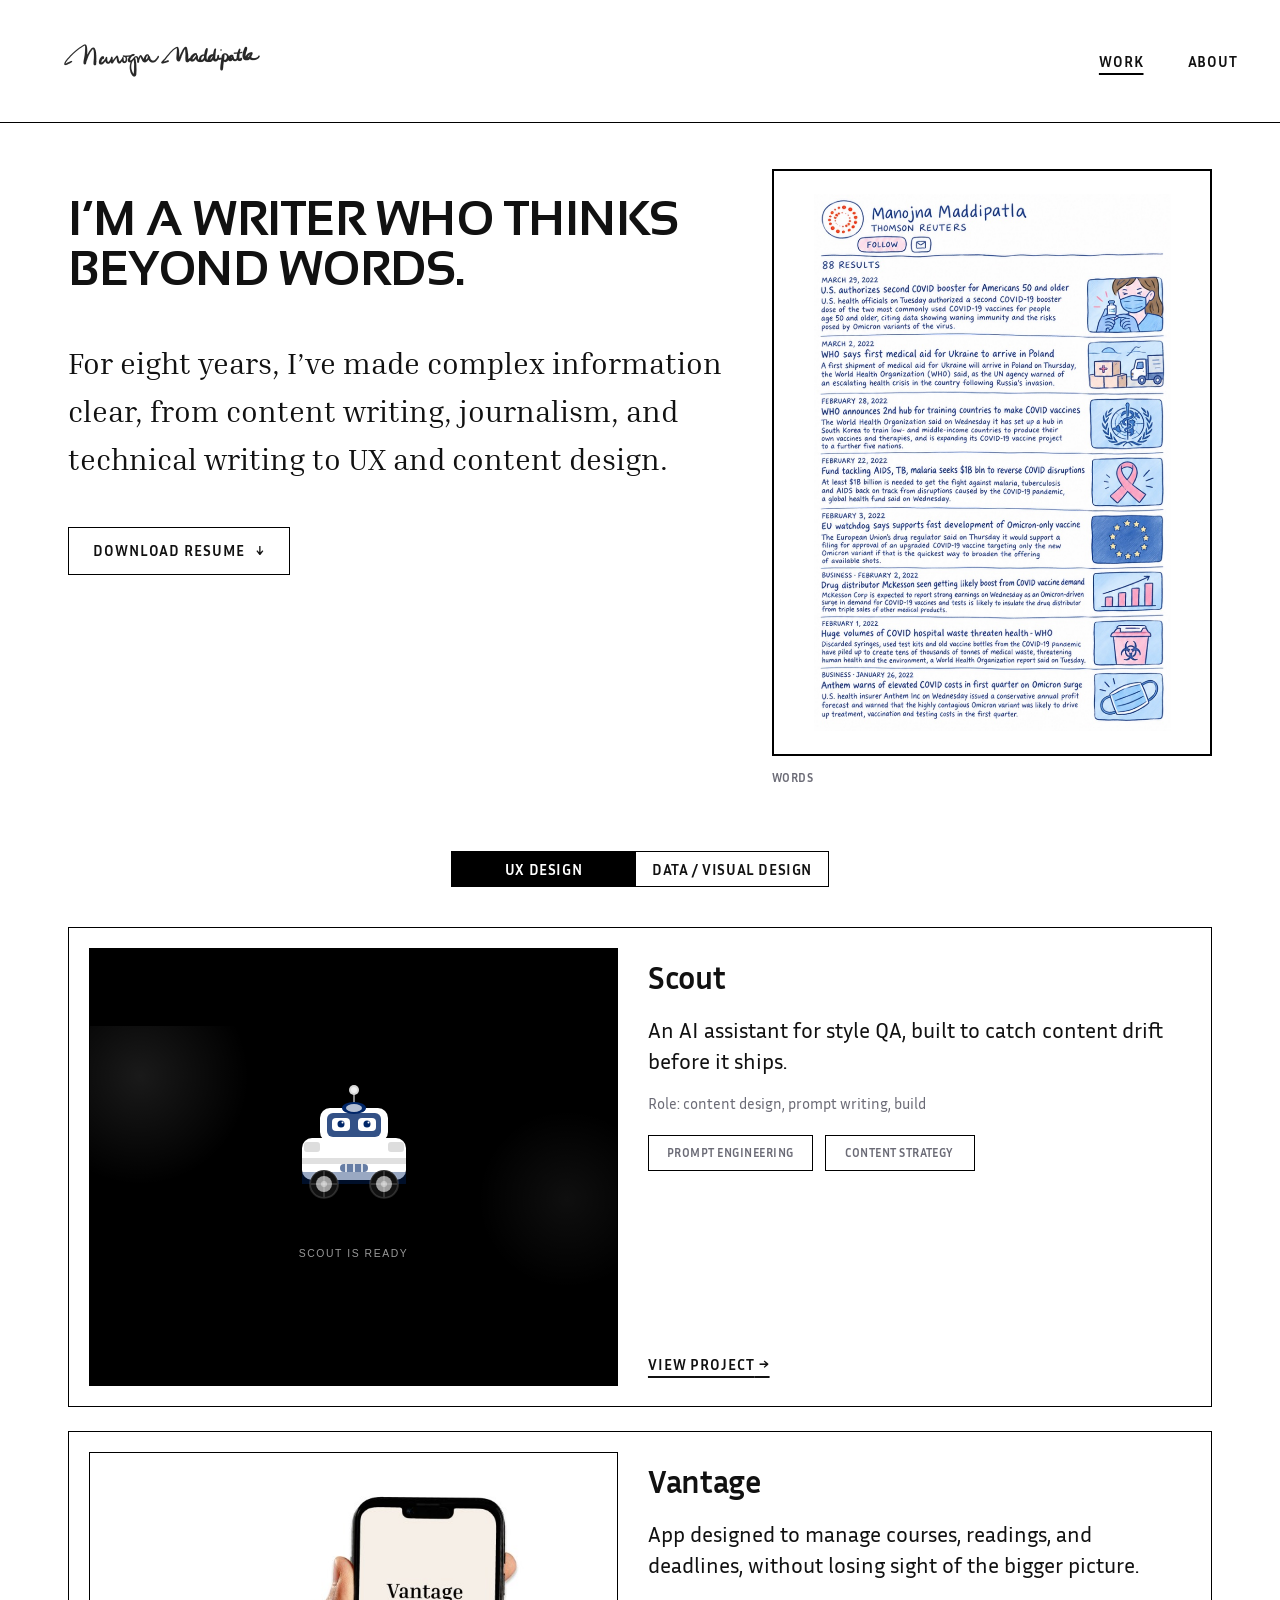
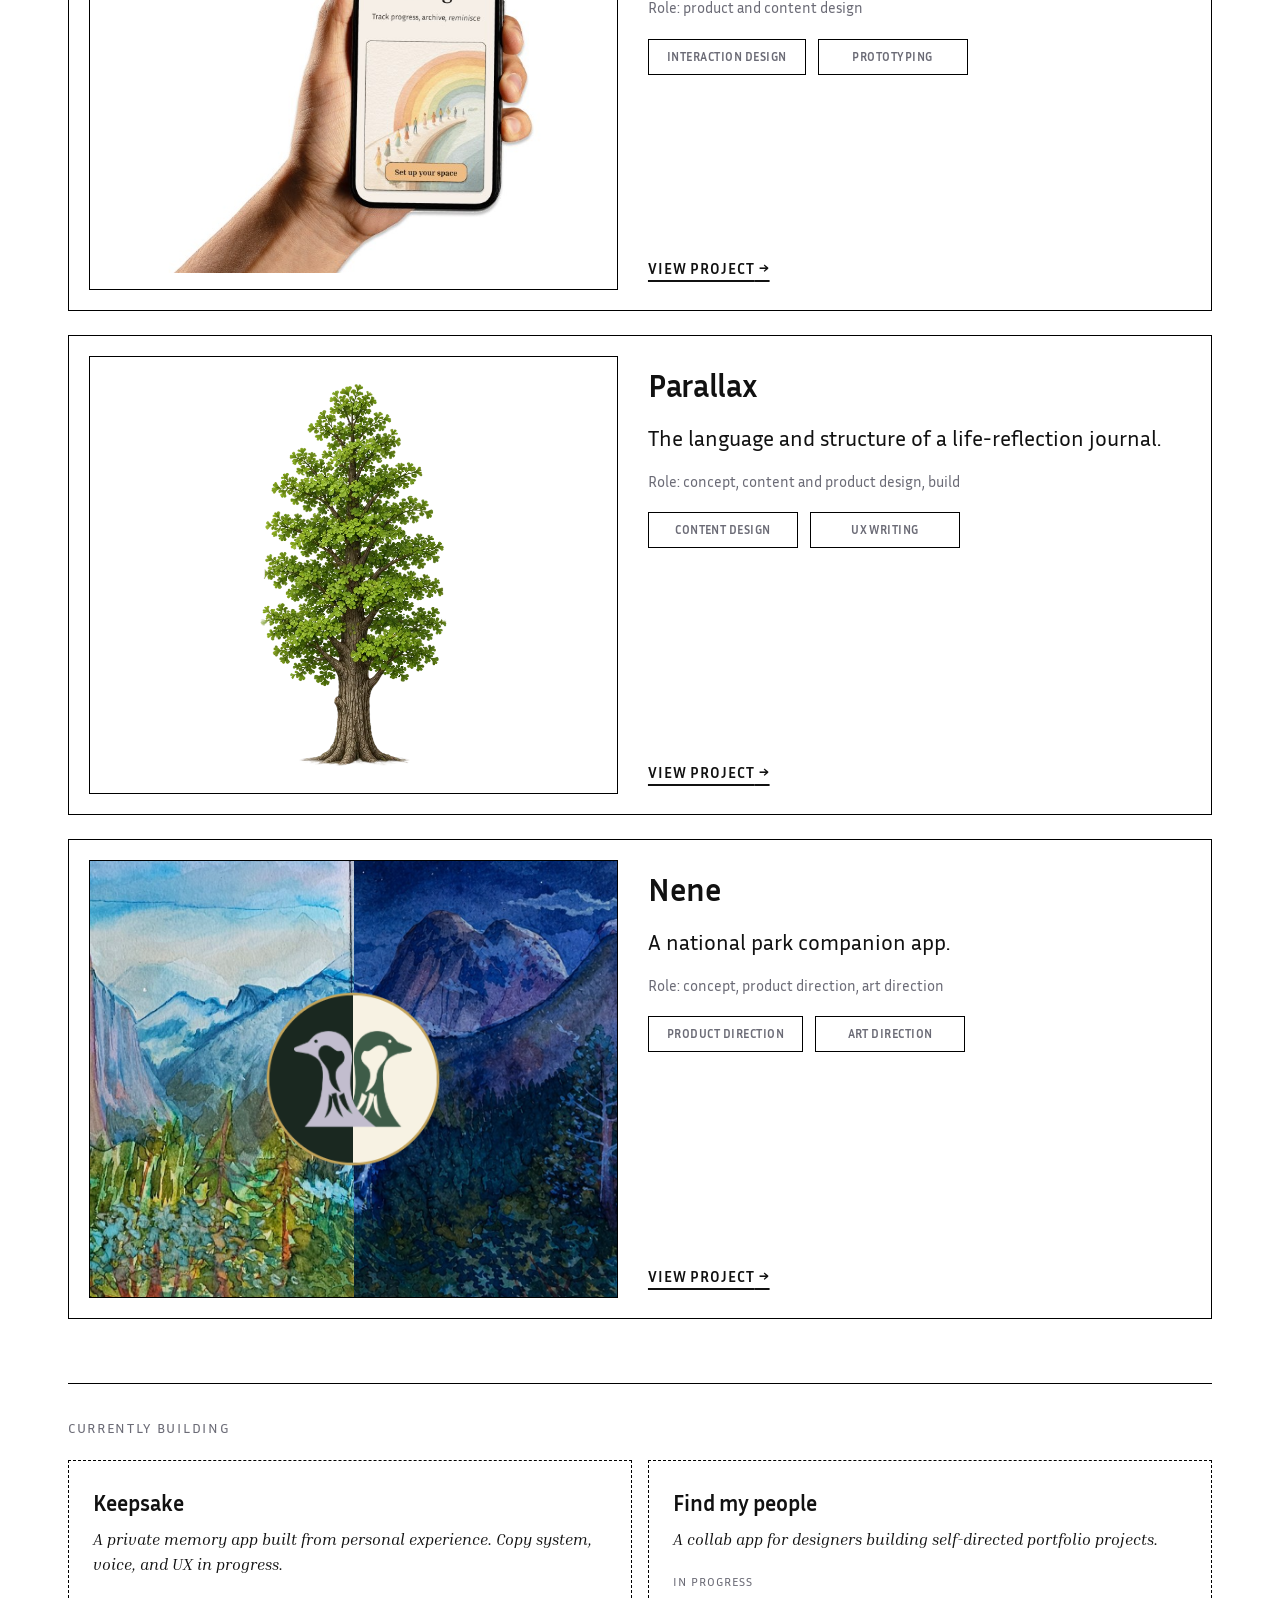
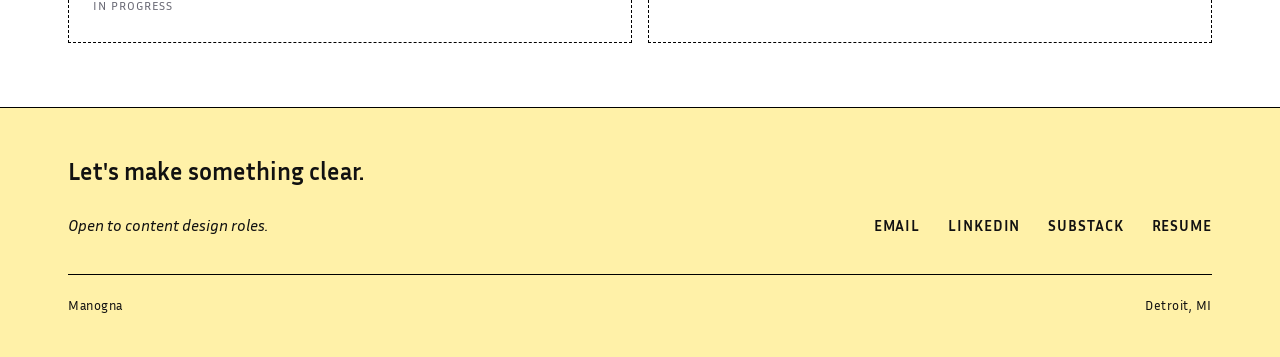
<file: index.html>
<!DOCTYPE html>
<html lang="en">
  <head>
    <meta charset="UTF-8">
    <meta name="viewport" content="width=device-width, initial-scale=1.0">
    <title>Manogna | Content designer</title>
    <link rel="stylesheet" href="styles.css?v=39">
  </head>
  <body class="home">
    <header class="nav">
      <a href="index.html" class="nav-logo"><img src="Assets/Sign.png" alt="Manogna Maddipatla, home" width="231" height="50"></a>
      <nav aria-label="Main">
        <ul class="nav-links">
          <li><a href="index.html" aria-current="page">Work</a></li>
          <li><a href="about.html">About</a></li>
        </ul>
      </nav>
    </header>

    <main class="page">

      <!-- Hero -->
      <section class="hero-home">
        <div class="hero-home-text">
          <h1 class="hero-headline">I&rsquo;m a writer who thinks beyond words.</h1>
          <p class="hero-lede">
            For eight years, I&rsquo;ve made complex information clear, from content
            writing, journalism, and technical writing to UX and content design.
          </p>
          <a href="Assets/Resume_latest.pdf" class="hero-resume" download>Download resume</a>
        </div>
        <div class="morph-wrap">
          <div
            class="morph"
            id="morph"
            role="img"
            aria-label="Rotating samples of my words, design, and data work: my Reuters health reporting, the Vantage app screens, and a bird population data story"
          >
            <canvas></canvas>
            <!-- Slides, in rotation order; the script draws them onto the canvas -->
            <img class="morph-slide" src="Assets/hero-reuters.jpg" data-label="Words" alt="" hidden>
            <img class="morph-slide" src="Assets/hero-vantage.jpg" data-label="Design" alt="" hidden>
            <img class="morph-slide" src="Assets/hero-birds.jpg" data-label="Data" alt="" hidden>
          </div>
          <!-- Names the slide on show; stays hidden unless the script can keep it in step -->
          <p class="morph-caption" id="morph-caption" aria-hidden="true" hidden><span></span><span></span></p>
        </div>
      </section>

      <!-- Project filter -->
      <div class="filter" role="group" aria-label="Filter projects">
        <button type="button" class="filter-btn" aria-pressed="true" data-filter="ux">UX design</button>
        <button type="button" class="filter-btn" aria-pressed="false" data-filter="data">Data / visual design</button>
      </div>

      <div class="project-list">
        <article class="project-card" data-category="ux">
          <div class="project-media">
            <iframe
              src="scout_mascot_card.html"
              title="Scout mascot"
              aria-hidden="true"
              tabindex="-1"
              scrolling="no"
            ></iframe>
          </div>
          <div class="project-body">
            <h2 class="project-title">Scout</h2>
            <p class="project-desc">An AI assistant for style QA, built to catch content drift before it ships.</p>
            <p class="project-role">Role: content design, prompt writing, build</p>
            <div class="card-tags">
              <span class="tag">Prompt engineering</span>
              <span class="tag">Content strategy</span>
            </div>
            <a href="scout.html" class="project-link">View project<span class="sr-only">: Scout</span></a>
          </div>
        </article>
        <article class="project-card" data-category="ux">
          <div class="project-media is-contain">
            <img src="Assets/vantage-card.jpg" alt="A hand holding a phone showing the Vantage welcome screen: Track progress, archive, reminisce, beside the Milestones screen">
          </div>
          <div class="project-body">
            <h2 class="project-title">Vantage</h2>
            <p class="project-desc">App designed to manage courses, readings, and deadlines, without losing sight of the bigger picture.</p>
            <p class="project-role">Role: product and content design</p>
            <div class="card-tags">
              <span class="tag">Interaction design</span>
              <span class="tag">Prototyping</span>
            </div>
            <a href="Vantage.html" class="project-link">View project<span class="sr-only">: Vantage</span></a>
          </div>
        </article>
        <article class="project-card" data-category="ux">
          <div
            class="project-media tree-grow"
            id="tree-grow"
            role="img"
            aria-label="A full-grown ginkgo tree. On hover it grows from a seedling to full height"
          >
            <img src="Assets/parallax-tree/stage-0.webp" alt="" loading="lazy">
            <img src="Assets/parallax-tree/stage-1.webp" alt="" loading="lazy">
            <img src="Assets/parallax-tree/stage-2.webp" alt="" loading="lazy">
            <img src="Assets/parallax-tree/stage-3.webp" alt="" loading="lazy">
            <img src="Assets/parallax-tree/stage-4.webp" alt="" loading="lazy">
            <img src="Assets/parallax-tree/stage-5.webp" alt="" class="is-on" loading="lazy">
          </div>
          <div class="project-body">
            <h2 class="project-title">Parallax</h2>
            <p class="project-desc">The language and structure of a life-reflection journal.</p>
            <p class="project-role">Role: concept, content and product design, build</p>
            <div class="card-tags">
              <span class="tag">Content design</span>
              <span class="tag">UX writing</span>
            </div>
            <a href="parallax.html" class="project-link">View project<span class="sr-only">: Parallax</span></a>
          </div>
        </article>
        <article class="project-card" data-category="ux">
          <div class="project-media">
            <img src="Assets/Nene%20banner@1x.png" alt="Nene, a national park visit companion. Logo over a watercolor mountain valley shown by day and by moonlight">
          </div>
          <div class="project-body">
            <h2 class="project-title">Nene</h2>
            <p class="project-desc">A national park companion app.</p>
            <p class="project-role">Role: concept, product direction, art direction</p>
            <div class="card-tags">
              <span class="tag">Product direction</span>
              <span class="tag">Art direction</span>
            </div>
            <a href="nene.html" class="project-link">View project<span class="sr-only">: Nene</span></a>
          </div>
        </article>
        <article class="project-card" data-category="data">
          <div class="project-media">
            <img src="Assets/bird-data%20(1).png" alt="Bird population data story">
          </div>
          <div class="project-body">
            <h2 class="project-title">Bird populations</h2>
            <p class="project-desc">A data story tracking North American bird population trends over four decades.</p>
            <p class="project-role">Role: design, development, writing, illustration</p>
            <div class="card-tags">
              <span class="tag">Data visualization</span>
              <span class="tag">Narrative design</span>
            </div>
            <a href="birds.html" class="project-link">View project<span class="sr-only">: Bird populations</span></a>
          </div>
        </article>
        <article class="project-card" data-category="data">
          <div class="project-media">
            <img src="Assets/Poppy_garden_cover.png" alt="Poppy and Ember interactive watercolor story">
          </div>
          <div class="project-body">
            <h2 class="project-title">Poppy &amp; Ember</h2>
            <p class="project-desc">An interactive watercolor narrative exploring how visual pacing can carry a story.</p>
            <p class="project-role">Role: product design and content curation</p>
            <div class="card-tags">
              <span class="tag">Interactive narrative</span>
              <span class="tag">Visual storytelling</span>
            </div>
            <a href="poppy-ember.html" class="project-link">View project<span class="sr-only">: Poppy &amp; Ember</span></a>
          </div>
        </article>
      </div>

      <!-- Currently building -->
      <hr class="section-divider">

      <p class="building-label">Currently building</p>

      <div class="building-grid">
        <div class="building-card" data-category="ux">
          <p class="building-title">Keepsake</p>
          <p class="building-desc">
            A private memory app built from personal experience. Copy system,
            voice, and UX in progress.
          </p>
          <span class="building-status">In progress</span>
        </div>
        <div class="building-card" data-category="ux">
          <p class="building-title">Find my people</p>
          <p class="building-desc">
            A collab app for designers building self-directed portfolio
            projects.
          </p>
          <span class="building-status">In progress</span>
        </div>
        <div class="building-card" data-category="data">
          <img
            class="building-banner"
            src="Assets/bunny-banner.jpg"
            alt="Painted wild rabbit sitting with its back turned, looking over its shoulder"
          >
          <p class="building-title">Inside the rabbit hole</p>
          <p class="building-desc">
            An interactive data story on five wild rabbit species.
          </p>
          <span class="building-status">In progress</span>
        </div>
      </div>
    </main>

    <footer class="footer">
      <div class="footer-inner">
        <div class="footer-left">
          <p class="footer-cta">Let's make something clear.</p>
          <p class="footer-sub">Open to content design roles.</p>
        </div>
        <div class="footer-links">
          <a href="mailto:manogna.maddipatla@gmail.com">Email</a>
          <a
            href="https://linkedin.com/in/manogna-maddipatla"
            target="_blank"
            rel="noopener"
          >LinkedIn</a>
          <a href="https://substack.com/@manogna18" target="_blank" rel="noopener"
          >Substack</a>
          <a href="Assets/Resume_latest.pdf" target="_blank" rel="noopener">Resume</a>
        </div>
      </div>
      <div class="footer-base">
        <span>Manogna</span>
        <span>Detroit, MI</span>
      </div>
    </footer>

    <script>
      // Hero card: crossfades work samples, pauses on hover, still for reduced motion
      (function () {
        var HOLD = 2400;       // ms each image rests
        var MORPH = 1000;      // ms the fade takes
        var PAD = 0.04;        // white space around each image (fraction of the card)
        var W = 900, H = 1200; // internal resolution (3:4)

        var root = document.getElementById("morph");
        var caption = document.getElementById("morph-caption");
        var capNow = caption.children[0], capNext = caption.children[1];
        var canvas = root.querySelector("canvas");
        canvas.width = W;
        canvas.height = H;
        var reduce = window.matchMedia("(prefers-reduced-motion: reduce)").matches;

        // Draw each image onto a white tile with padding, fitted inside
        function padded(img) {
          var c = document.createElement("canvas");
          c.width = W;
          c.height = H;
          var g = c.getContext("2d");
          g.fillStyle = "#fff";
          g.fillRect(0, 0, W, H);
          var bw = W * (1 - 2 * PAD), bh = H * (1 - 2 * PAD);
          var s = Math.min(bw / img.naturalWidth, bh / img.naturalHeight);
          var w = img.naturalWidth * s, h = img.naturalHeight * s;
          g.imageSmoothingQuality = "high";
          g.drawImage(img, (W - w) / 2, (H - h) / 2, w, h);
          return c;
        }

        // Wait for every slide; one that fails to load is left out of the rotation
        var slides = Array.prototype.slice.call(root.querySelectorAll(".morph-slide"));
        Promise.all(slides.map(function (img) {
          return img.decode().then(function () { return img; }, function () { return null; });
        })).then(function (imgs) { go(imgs.filter(Boolean)); });

        function go(imgs) {
          var tiles = imgs.map(padded);
          if (!tiles.length) return;
          // Labels come from the slides that loaded, so they always match what is drawn
          var labels = imgs.map(function (img) { return (img.dataset.label || "").trim(); });
          var labelled = labels.every(Boolean);
          var g = canvas.getContext("2d");
          if (reduce || tiles.length < 2) {
            g.drawImage(tiles[0], 0, 0);
            if (labelled) { caption.hidden = false; showCaption(labels[0], "", 0); }
            return;
          }
          fade(g, tiles, labelled ? labels : null);
        }

        // Caption crossfade mirrors the image: same progress value, same frame
        function showCaption(now, next, p) {
          if (capNow.textContent !== now) capNow.textContent = now;
          if (capNext.textContent !== next) capNext.textContent = next;
          capNow.style.opacity = 1 - p;
          capNext.style.opacity = p;
        }

        // One image fades out as the next fades in
        function fade(g, tiles, labels) {
          var cur = 0, nxt = 1, phase = "hold", t0 = performance.now();
          var paused = false, pausedAt = 0, shift = 0;
          function draw(p) {
            g.globalAlpha = 1; g.drawImage(tiles[cur], 0, 0);
            g.globalAlpha = p; g.drawImage(tiles[nxt], 0, 0);
            g.globalAlpha = 1;
            if (labels) showCaption(labels[cur], labels[nxt], p);
          }
          draw(0);
          if (labels) caption.hidden = false;
          function frame(now) {
            requestAnimationFrame(frame);
            if (paused || document.hidden) return;
            var el = now - t0 - shift;
            if (phase === "hold") {
              if (el >= HOLD) { phase = "fade"; t0 = now; shift = 0; }
              return;
            }
            var p = Math.min(el / MORPH, 1);
            draw(p);
            if (p >= 1) {
              cur = nxt; nxt = (nxt + 1) % tiles.length;
              phase = "hold"; t0 = now; shift = 0; draw(0);
            }
          }
          requestAnimationFrame(frame);
          root.addEventListener("mouseenter", function () { paused = true; pausedAt = performance.now(); });
          root.addEventListener("mouseleave", function () { shift += performance.now() - pausedAt; paused = false; });
        }
      })();

      // Card previews rest on a still frame and play while the card is hovered or focused
      const reduceMotion = window.matchMedia("(prefers-reduced-motion: reduce)").matches;
      function playOnHover(card, start, stop) {
        if (reduceMotion) return;
        card.addEventListener("mouseenter", start);
        card.addEventListener("mouseleave", stop);
        card.addEventListener("focusin", start);
        card.addEventListener("focusout", stop);
      }

      // Scout: the mascot embed animates only while its card is active
      (function () {
        const frame = document.querySelector('.project-card iframe[src="scout_mascot_card.html"]');
        const toggle = (on) => () => {
          const doc = frame.contentDocument;
          if (doc) doc.documentElement.classList.toggle("is-playing", on);
        };
        playOnHover(frame.closest(".project-card"), toggle(true), toggle(false));
      })();

      // Parallax: shows the full ginkgo; on hover it grows from a seedling, stage by stage
      (function () {
        const box = document.getElementById("tree-grow");
        const stages = box.querySelectorAll("img");
        const HOLD = [700, 700, 700, 700, 700, 1800]; // ms on each stage
        const FULL = stages.length - 1;
        let cur = FULL, timer = null;

        function show(n) {
          stages[cur].classList.remove("is-on");
          stages[n].classList.add("is-on");
          cur = n;
        }
        function tick() {
          timer = setTimeout(() => { show((cur + 1) % stages.length); tick(); }, HOLD[cur]);
        }
        playOnHover(
          box.closest(".project-card"),
          () => { clearTimeout(timer); show(0); tick(); },
          () => { clearTimeout(timer); show(FULL); }
        );
      })();

      // Project filter: shows only the cards whose data-category matches
      const filterBtns = Array.from(document.querySelectorAll(".filter-btn"));
      const categoryCards = document.querySelectorAll("[data-category]");

      function showCategory(category) {
        filterBtns.forEach((btn) => {
          btn.setAttribute("aria-pressed", String(btn.dataset.filter === category));
        });
        categoryCards.forEach((card) => {
          card.hidden = !card.dataset.category.split(" ").includes(category);
        });
      }
      showCategory(document.querySelector('.filter-btn[aria-pressed="true"]').dataset.filter);

      filterBtns.forEach((btn, i) => {
        btn.addEventListener("click", () => showCategory(btn.dataset.filter));
        // Arrow keys move between the two options
        btn.addEventListener("keydown", (e) => {
          const step = { ArrowRight: 1, ArrowDown: 1, ArrowLeft: -1, ArrowUp: -1 }[e.key];
          if (!step) return;
          e.preventDefault();
          const next = filterBtns[(i + step + filterBtns.length) % filterBtns.length];
          next.focus();
          showCategory(next.dataset.filter);
        });
      });
    </script>
  </body>
</html>
</file>
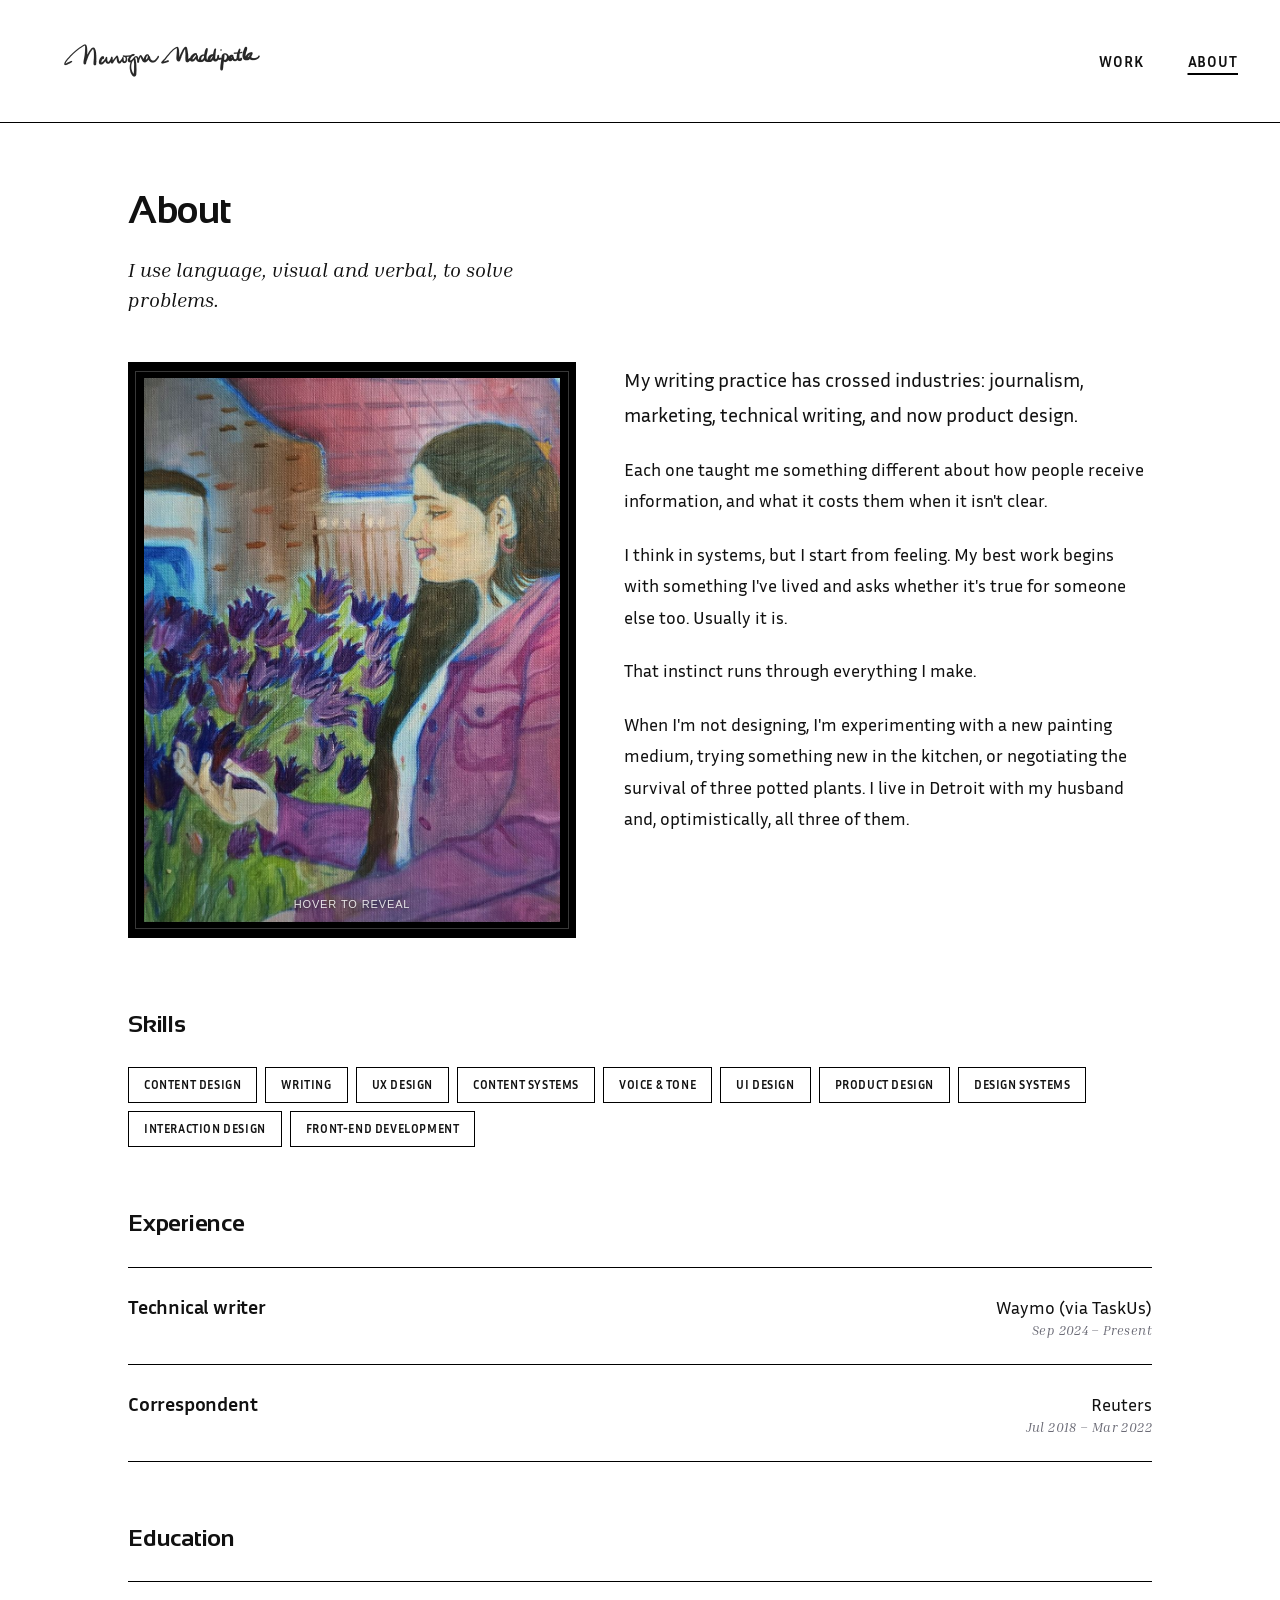
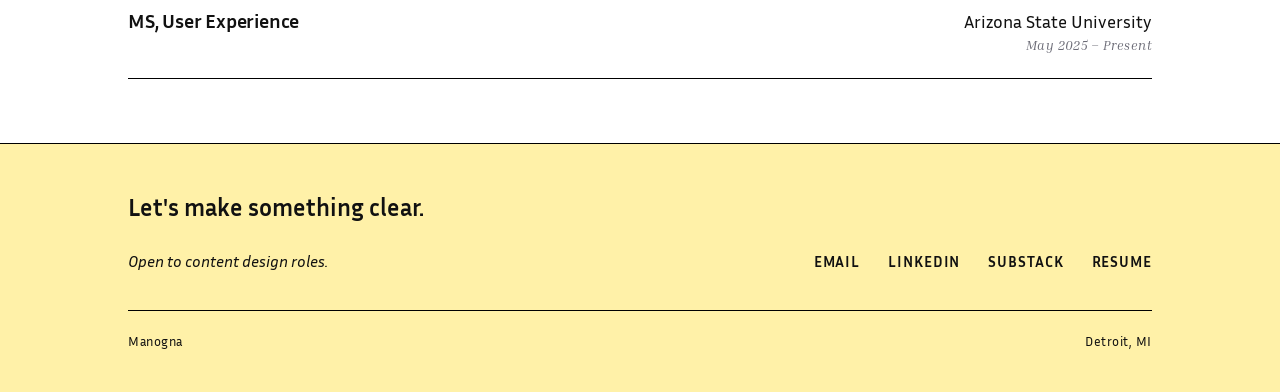
<file: about.html>
<!DOCTYPE html>
<html lang="en">
  <head>
    <meta charset="UTF-8">
    <meta name="viewport" content="width=device-width, initial-scale=1.0">
    <title>About | Manogna</title>
    <link rel="stylesheet" href="styles.css?v=38">
  </head>
  <body>
    <header class="nav">
      <a href="index.html" class="nav-logo"><img src="Assets/Sign.png" alt="Manogna Maddipatla, home" width="231" height="50"></a>
      <nav aria-label="Main">
        <ul class="nav-links">
          <li><a href="index.html">Work</a></li>
          <li><a href="about.html" aria-current="page">About</a></li>
        </ul>
      </nav>
    </header>

    <main class="page">
      <div class="about-head">
        <h1>About</h1>
        <p class="about-lead">
          I use language, visual and verbal, to solve problems.
        </p>
      </div>

      <div class="about-grid">
        <div>
          <div class="portrait-inner">
            <iframe
              src="portrait-reveal-embed.html"
              title="Portrait reveal"
              scrolling="no"
              style="width: 100%; aspect-ratio: 0.765; border: none; display: block"
            ></iframe>
          </div>
        </div>

        <div class="about-copy">
          <p class="first">
            My writing practice has crossed industries: journalism, marketing,
            technical writing, and now product design.
          </p>
          <p>
            Each one taught me something different about how people receive
            information, and what it costs them when it isn't clear.
          </p>
          <p>
            I think in systems, but I start from feeling. My best work begins
            with something I've lived and asks whether it's true for someone
            else too. Usually it is.
          </p>
          <p>That instinct runs through everything I make.</p>
          <p>
            When I'm not designing, I'm experimenting with a new painting
            medium, trying something new in the kitchen, or negotiating the
            survival of three potted plants. I live in Detroit with my husband
            and, optimistically, all three of them.
          </p>
        </div>
      </div>

      <!-- Skills -->
      <div class="skills-section">
        <h2 class="section-heading">Skills</h2>
        <div class="skills-list">
          <span class="skill-chip primary">Content design</span>
          <span class="skill-chip primary">Writing</span>
          <span class="skill-chip primary">UX design</span>
          <span class="skill-chip primary">Content systems</span>
          <span class="skill-chip primary">Voice &amp; tone</span>
          <span class="skill-chip">UI design</span>
          <span class="skill-chip">Product design</span>
          <span class="skill-chip">Design systems</span>
          <span class="skill-chip">Interaction design</span>
          <span class="skill-chip">Front-end development</span>
        </div>
      </div>

      <!-- Experience -->
      <div class="entries-section">
        <h2 class="section-heading">Experience</h2>
        <div class="entry">
          <span class="entry-role">Technical writer</span>
          <div class="entry-right">
            <div class="entry-org">Waymo (via TaskUs)</div>
            <div class="entry-dates">Sep 2024 – Present</div>
          </div>
        </div>
        <div class="entry">
          <span class="entry-role">Correspondent</span>
          <div class="entry-right">
            <div class="entry-org">Reuters</div>
            <div class="entry-dates">Jul 2018 – Mar 2022</div>
          </div>
        </div>
      </div>

      <!-- Education -->
      <div class="entries-section">
        <h2 class="section-heading">Education</h2>
        <div class="entry">
          <span class="entry-role">MS, User Experience</span>
          <div class="entry-right">
            <div class="entry-org">Arizona State University</div>
            <div class="entry-dates">May 2025 – Present</div>
          </div>
        </div>
      </div>
    </main>

    <footer class="footer">
      <div class="footer-inner">
        <div class="footer-left">
          <p class="footer-cta">Let's make something clear.</p>
          <p class="footer-sub">Open to content design roles.</p>
        </div>
        <div class="footer-links">
          <a href="mailto:manogna.maddipatla@gmail.com">Email</a>
          <a
            href="https://linkedin.com/in/manogna-maddipatla"
            target="_blank"
            rel="noopener"
          >LinkedIn</a>
          <a href="https://substack.com/@manogna18" target="_blank" rel="noopener"
          >Substack</a>
          <a href="Assets/Resume_latest.pdf" target="_blank" rel="noopener">Resume</a>
        </div>
      </div>
      <div class="footer-base">
        <span>Manogna</span>
        <span>Detroit, MI</span>
      </div>
    </footer>
  </body>
</html>
</file>
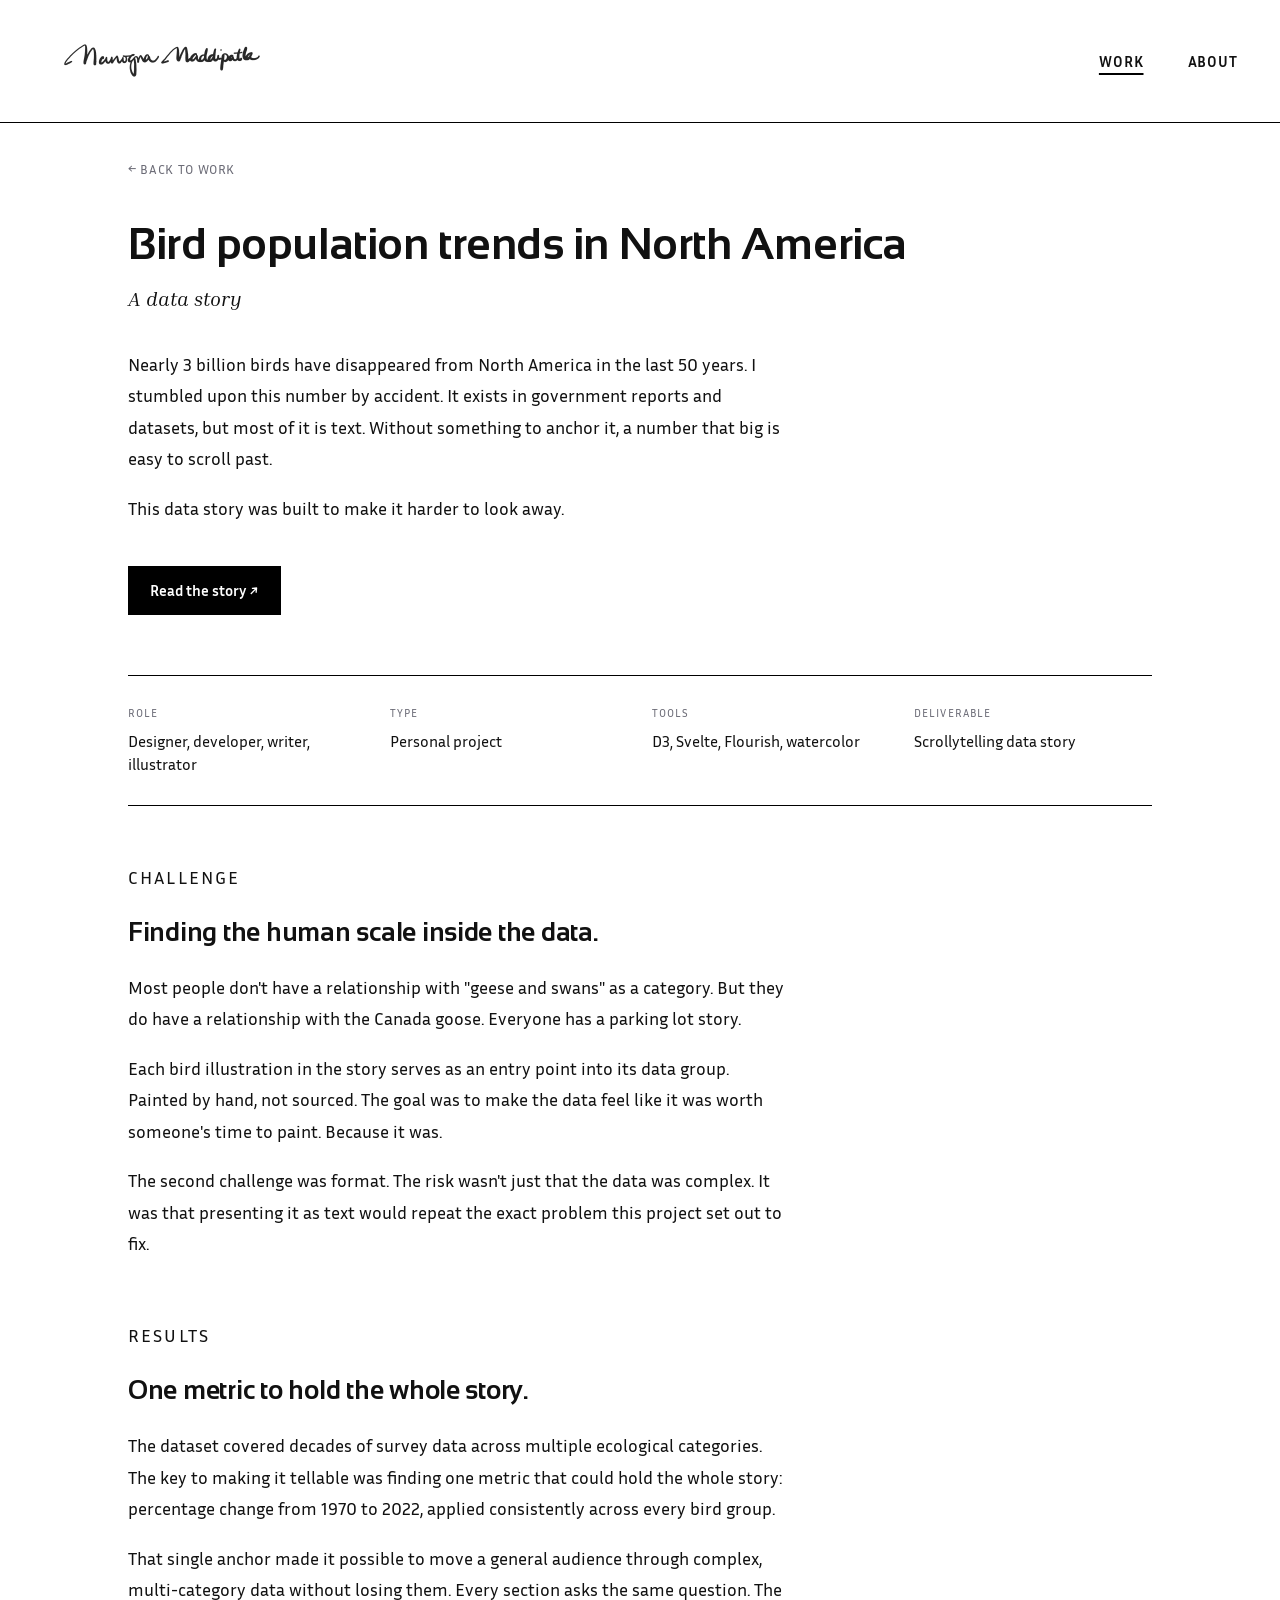
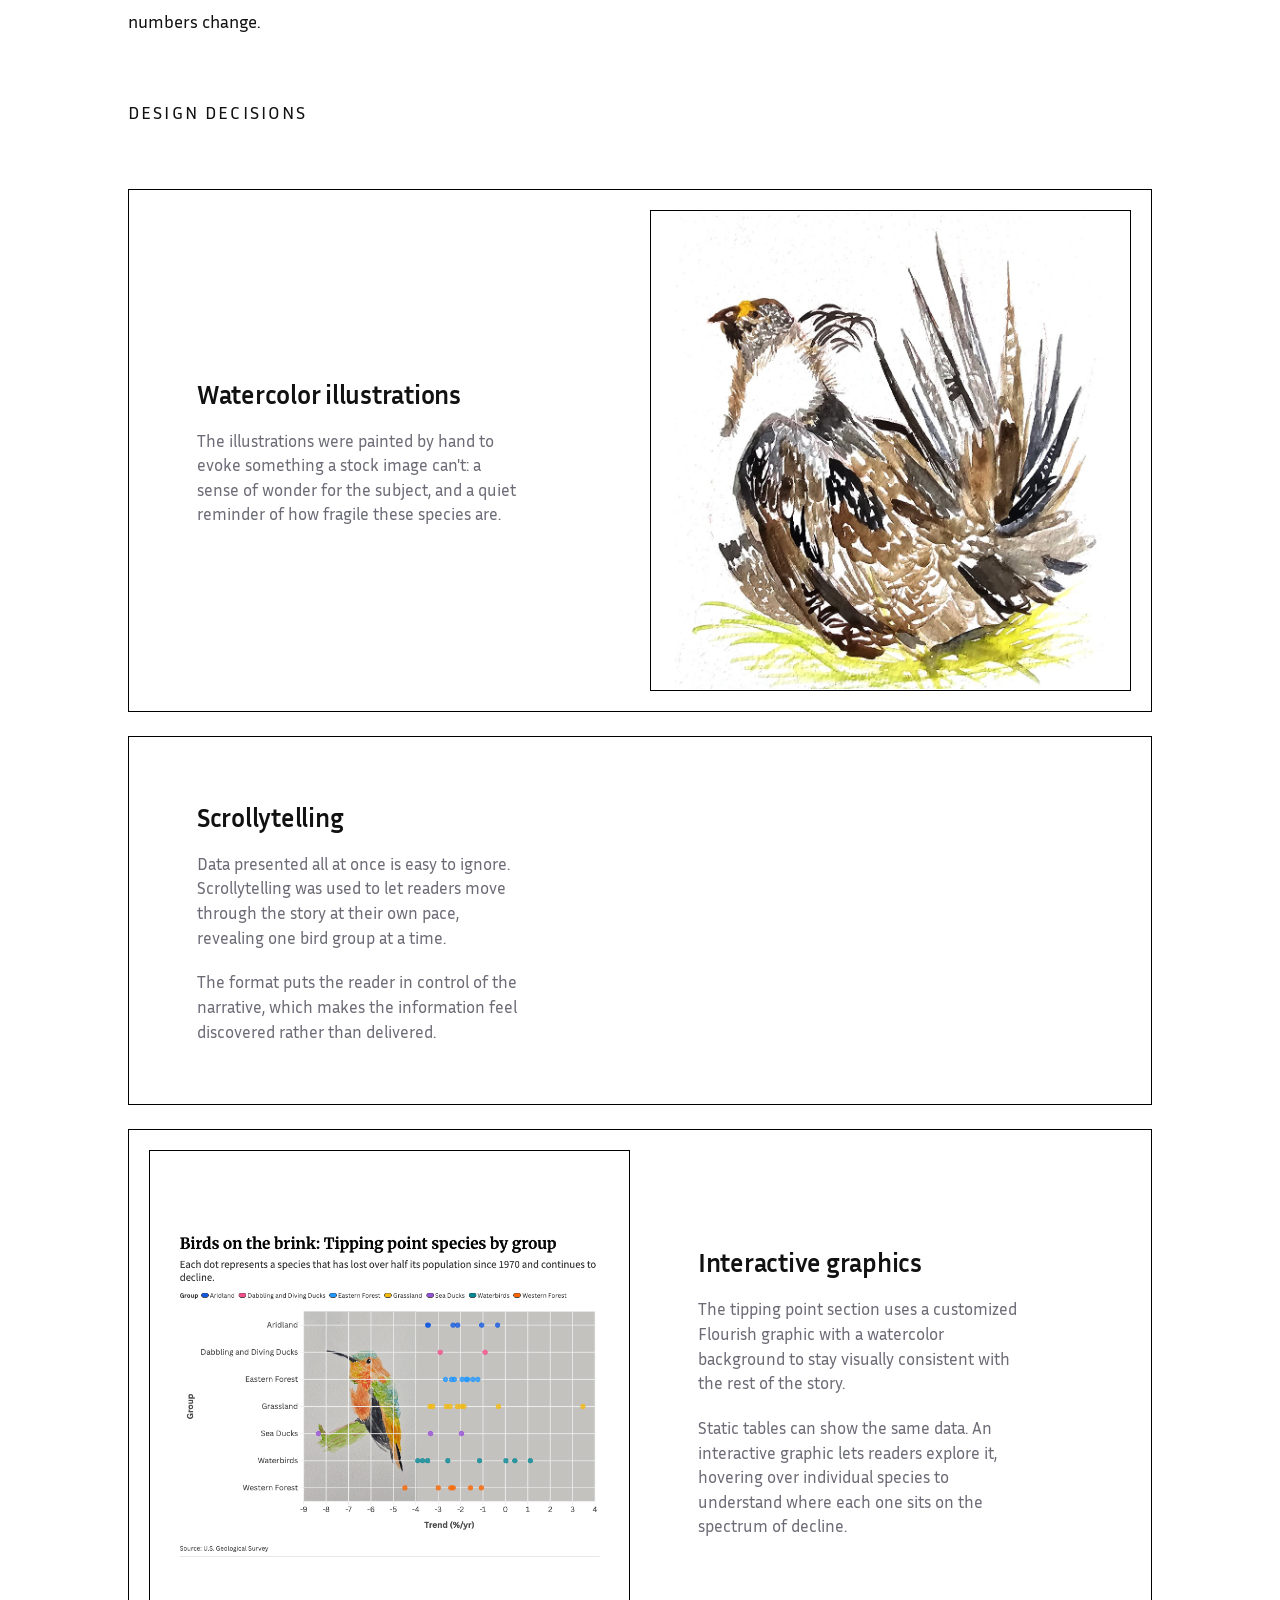
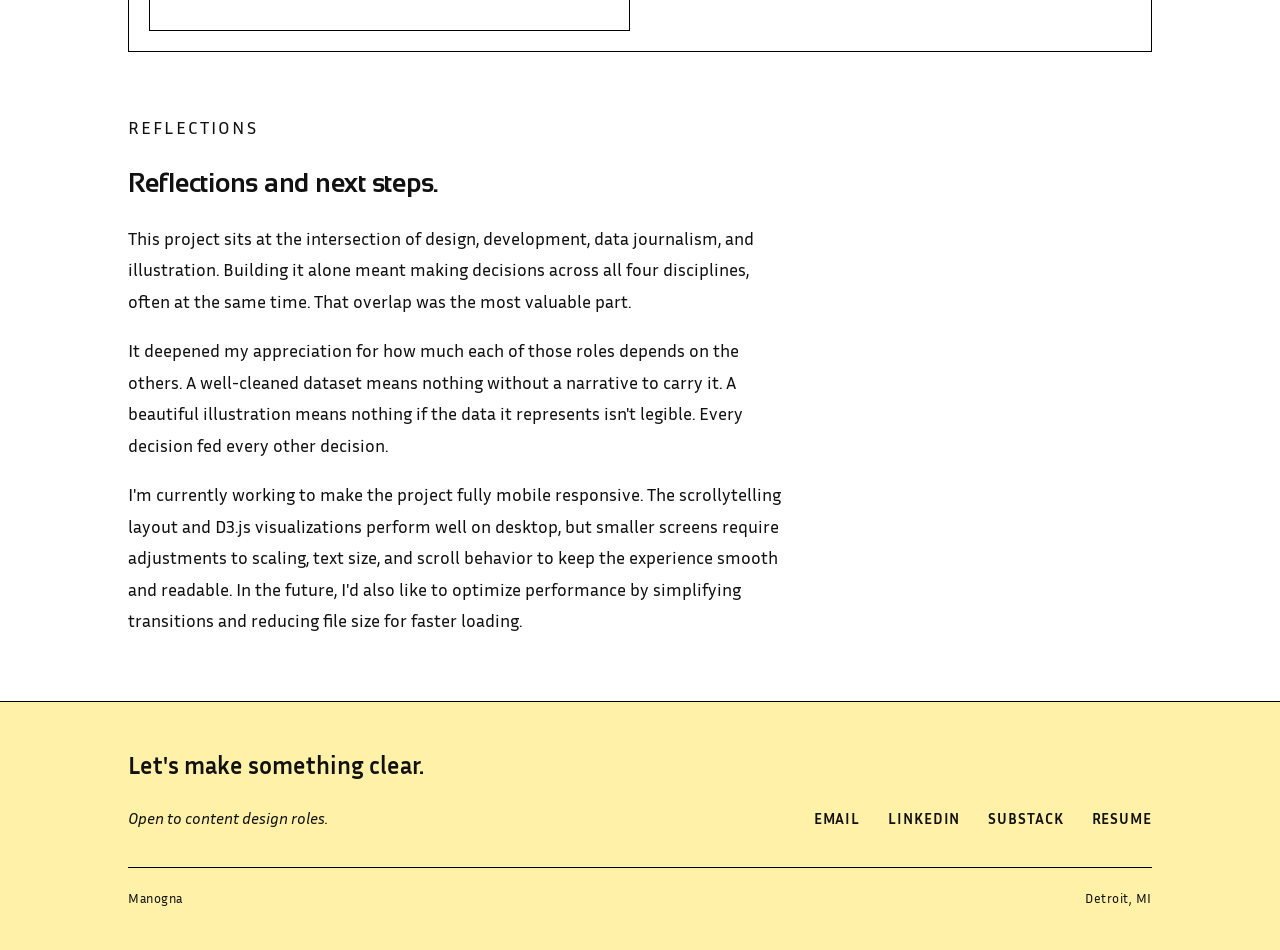
<file: birds.html>
<!DOCTYPE html>
<html lang="en">
  <head>
    <meta charset="UTF-8">
    <meta name="viewport" content="width=device-width, initial-scale=1.0">
    <title>Bird populations | Manogna</title>
    <link rel="stylesheet" href="styles.css?v=38">
  </head>
  <body>
    <header class="nav">
      <a href="index.html" class="nav-logo"><img src="Assets/Sign.png" alt="Manogna Maddipatla, home" width="231" height="50"></a>
      <nav aria-label="Main">
        <ul class="nav-links">
          <li><a href="index.html" aria-current="page">Work</a></li>
          <li><a href="about.html">About</a></li>
        </ul>
      </nav>
    </header>

    <main class="page">
      <a href="index.html" class="case-back">Back to work</a>

      <div class="cs-head">
        <h1 class="cs-title">Bird population trends in North America</h1>
        <p class="cs-summary">A data story</p>
      </div>

      <div class="block">
        <p>
          Nearly 3 billion birds have disappeared from North America in the last
          50 years. I stumbled upon this number by accident. It exists in
          government reports and datasets, but most of it is text. Without
          something to anchor it, a number that big is easy to scroll past.
        </p>
        <p>This data story was built to make it harder to look away.</p>
        <a href="https://manojna18.github.io/bird-population-trends/" class="case-link" target="_blank" rel="noopener">Read the story</a>
      </div>

      <div class="meta-strip">
        <div class="meta-item">
          <p class="meta-label">Role</p>
          <p class="meta-value">Designer, developer, writer, illustrator</p>
        </div>
        <div class="meta-item">
          <p class="meta-label">Type</p>
          <p class="meta-value">Personal project</p>
        </div>
        <div class="meta-item">
          <p class="meta-label">Tools</p>
          <p class="meta-value">D3, Svelte, Flourish, watercolor</p>
        </div>
        <div class="meta-item">
          <p class="meta-label">Deliverable</p>
          <p class="meta-value">Scrollytelling data story</p>
        </div>
      </div>

      <div class="block">
        <p class="block-label">Challenge</p>
        <h2>Finding the human scale inside the data.</h2>
        <p>
          Most people don't have a relationship with "geese and swans" as a
          category. But they do have a relationship with the Canada goose.
          Everyone has a parking lot story.
        </p>
        <p>
          Each bird illustration in the story serves as an entry point into its
          data group. Painted by hand, not sourced. The goal was to make the
          data feel like it was worth someone's time to paint. Because it was.
        </p>
        <p>
          The second challenge was format. The risk wasn't just that the data
          was complex. It was that presenting it as text would repeat the exact
          problem this project set out to fix.
        </p>
      </div>

      <div class="block">
        <p class="block-label">Results</p>
        <h2>One metric to hold the whole story.</h2>
        <p>
          The dataset covered decades of survey data across multiple ecological
          categories. The key to making it tellable was finding one metric that
          could hold the whole story: percentage change from 1970 to 2022,
          applied consistently across every bird group.
        </p>
        <p>
          That single anchor made it possible to move a general audience
          through complex, multi-category data without losing them. Every
          section asks the same question. The numbers change.
        </p>
      </div>

      <div class="decisions-section">
        <div class="block">
          <p class="block-label">Design decisions</p>
        </div>

        <div class="decision-feature">
          <div class="decision-text">
            <p class="decision-title">Watercolor illustrations</p>
            <div class="decision-body">
              <p>
                The illustrations were painted by hand to evoke something a
                stock image can't: a sense of wonder for the subject, and a
                quiet reminder of how fragile these species are.
              </p>
            </div>
          </div>
          <div class="screen-placeholder decision-screen is-wide">
            <span>Watercolor illustration</span>
            <img
              src="Assets/sage-web.jpg"
              alt="Hand-painted watercolor of a greater sage-grouse displaying its spiked tail feathers above a tuft of grass"
              onerror="this.remove()"
            >
          </div>
        </div>

        <div class="decision-feature">
          <div class="decision-text">
            <p class="decision-title">Scrollytelling</p>
            <div class="decision-body">
              <p>
                Data presented all at once is easy to ignore. Scrollytelling was
                used to let readers move through the story at their own pace,
                revealing one bird group at a time.
              </p>
              <p>
                The format puts the reader in control of the narrative, which
                makes the information feel discovered rather than delivered.
              </p>
            </div>
          </div>
        </div>

        <div class="decision-feature is-flipped">
          <div class="decision-text">
            <p class="decision-title">Interactive graphics</p>
            <div class="decision-body">
              <p>
                The tipping point section uses a customized Flourish graphic
                with a watercolor background to stay visually consistent with
                the rest of the story.
              </p>
              <p>
                Static tables can show the same data. An interactive graphic
                lets readers explore it, hovering over individual species to
                understand where each one sits on the spectrum of decline.
              </p>
            </div>
          </div>
          <div class="screen-placeholder decision-screen is-wide">
            <span>Tipping point graphic</span>
            <img
              src="Assets/bird-data (1).png"
              alt="Dot plot titled Birds on the brink: tipping point species by group, each dot a species' yearly trend, over a watercolor hummingbird"
              onerror="this.remove()"
            >
          </div>
        </div>
      </div>

      <div class="block">
        <p class="block-label">Reflections</p>
        <h2>Reflections and next steps.</h2>
        <p>
          This project sits at the intersection of design, development, data
          journalism, and illustration. Building it alone meant making decisions
          across all four disciplines, often at the same time. That overlap was
          the most valuable part.
        </p>
        <p>
          It deepened my appreciation for how much each of those roles depends
          on the others. A well-cleaned dataset means nothing without a
          narrative to carry it. A beautiful illustration means nothing if the
          data it represents isn't legible. Every decision fed every other
          decision.
        </p>
        <p>
          I'm currently working to make the project fully mobile responsive. The
          scrollytelling layout and D3.js visualizations perform well on
          desktop, but smaller screens require adjustments to scaling, text
          size, and scroll behavior to keep the experience smooth and readable.
          In the future, I'd also like to optimize performance by simplifying
          transitions and reducing file size for faster loading.
        </p>
      </div>
    </main>

    <footer class="footer">
      <div class="footer-inner">
        <div class="footer-left">
          <p class="footer-cta">Let's make something clear.</p>
          <p class="footer-sub">Open to content design roles.</p>
        </div>
        <div class="footer-links">
          <a href="mailto:manogna.maddipatla@gmail.com">Email</a>
          <a
            href="https://linkedin.com/in/manogna-maddipatla"
            target="_blank"
            rel="noopener"
          >LinkedIn</a>
          <a href="https://substack.com/@manogna18" target="_blank" rel="noopener"
          >Substack</a>
          <a href="Assets/Resume_latest.pdf" target="_blank" rel="noopener">Resume</a>
        </div>
      </div>
      <div class="footer-base">
        <span>Manogna</span>
        <span>Detroit, MI</span>
      </div>
    </footer>
  </body>
</html>
</file>
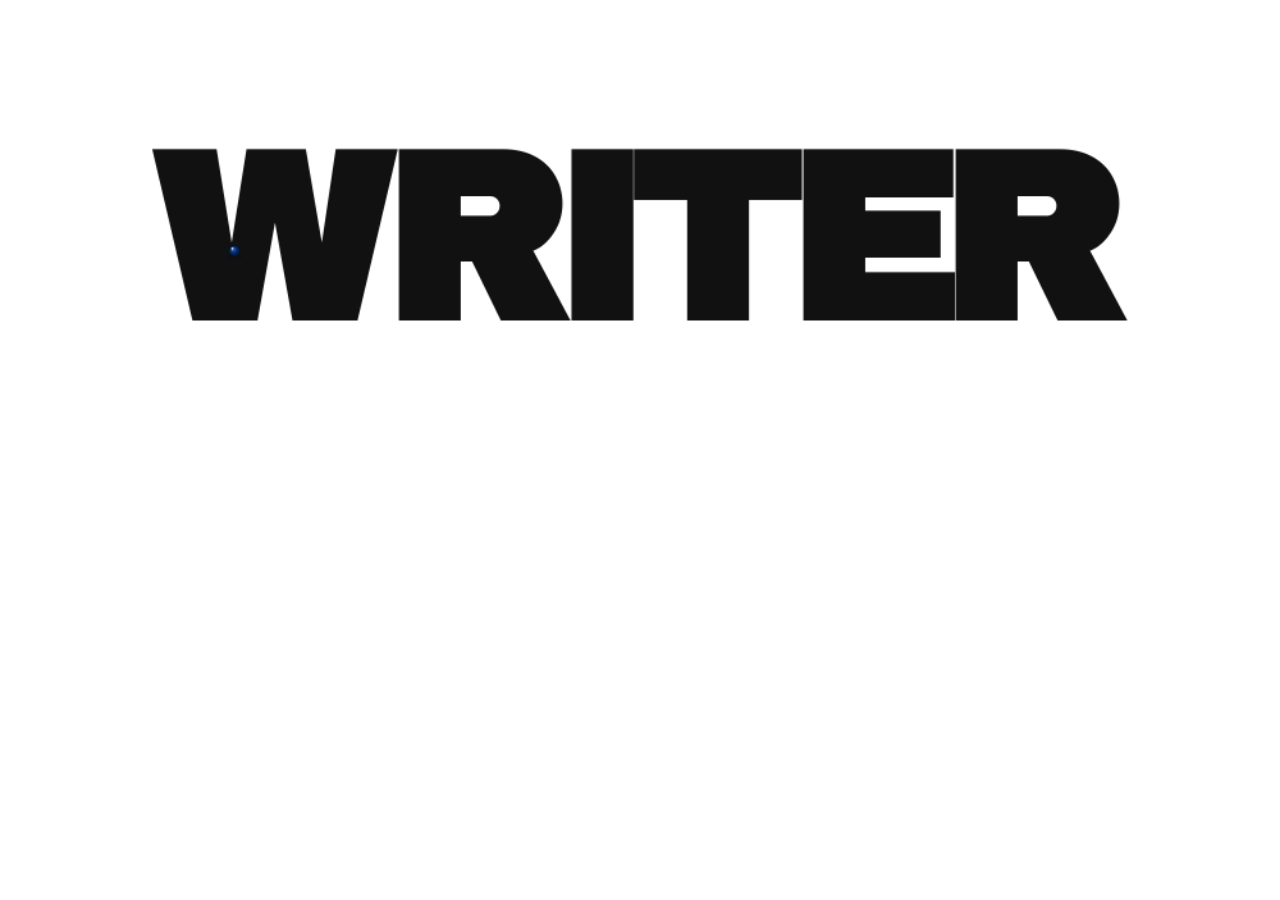
<file: confines-hero.html>
<!DOCTYPE html>
<html lang="en">
  <head>
    <meta charset="UTF-8" />
    <meta name="viewport" content="width=device-width, initial-scale=1.0" />
    <title>Confines of words</title>
    <link rel="preconnect" href="https://fonts.googleapis.com" />
    <link rel="preconnect" href="https://fonts.gstatic.com" crossorigin />
    <link
      href="https://fonts.googleapis.com/css2?family=Public+Sans:wght@900&family=Archivo+Black&display=swap"
      rel="stylesheet"
    />
    <style>
      :root {
        --paper: #ffffff;
        --ink: #111111;
        --line: #000000;
        --ink-soft: #6b6b76;
        --active: #002668;
      }
      * {
        box-sizing: border-box;
      }
      html,
      body {
        margin: 0;
        padding: 0;
        background: var(--paper);
      }
      .wrap {
        position: relative;
        width: 100%;
      }
      canvas {
        display: block;
        width: 100%;
        aspect-ratio: 1000 / 252;
        background: var(--paper);
      }
      #debug-results {
        margin: 0;
        padding: 16px;
        font: 12px/1.5 ui-monospace, Menlo, monospace;
        white-space: pre-wrap;
        color: var(--ink);
      }
    </style>
  </head>
  <body>
    <div class="wrap">
      <canvas
        id="c"
        aria-label="Looping animation. A small ball is trapped inside the word writer, set in a heavy typeface. It ricochets through the letters from left to right, then breaks out of the final letter and arcs up and to the right. While it is in the air the word changes to designer and the ball lands as the period. After a pause the word returns to writer and the loop repeats."
      ></canvas>
    </div>

    <script>
      /*
       * "Confines of words" hero animation.
       *
       * A shaded ball is confined to the ink of the word WRITER. It ricochets
       * up through each letter body and drops between them, working left to
       * right, then breaks out of the final R; while it is airborne the word
       * crossfades to DESIGNER and the ball lands as the period.
       *
       * Letters: Archivo Black, set to just touch (reference-style tight
       * tracking). To let the ball travel the length of the word the collision
       * mask adds a thin baseline slab tying the letter feet into one chamber.
       * That slab is NOT drawn — only the letters are — so the word looks
       * cleanly spaced; the ball only ever crosses the hairline seams.
       *
       *  - collision is sampled against the rendered pixels (letters + slab);
       *  - buildRoute runs a weighted search on a 3px grid: entering a low cell
       *    costs more, so the cheapest route climbs as high into each letter as
       *    the ink allows and only dips to the slab at the seams — a path that
       *    weaves through the letters;
       *  - the ball follows it by visibility-limited pursuit with a
       *    reflection-dominant bounce on each wall hit, a small rightward bias
       *    to keep the run time tight, a hop off the slab into the letter
       *    bodies, and a gentle escort as the last-resort unstick.
       *
       * buildAll picks the smallest ball that a headless 50-run check
       * completes cleanly, then that config is frozen.
       *
       * Query flags for QA (inert otherwise):
       *  ?debug           run 50 headless simulations, print a pass/fail report
       *  ?frame=N&seed=S   render a single deterministic frame
       */
      (function () {
        "use strict";

        var canvas = document.getElementById("c");
        var ctx = canvas.getContext("2d");
        var DEBUG = /[?&]debug/.test(location.search);
        var reduceMotion =
          window.matchMedia &&
          window.matchMedia("(prefers-reduced-motion: reduce)").matches;

        /* ---------- internal drawing space ---------- */
        var W = 1000,
          H = 252,
          BASE_Y = 250; // baseline, in internal units
        var BG = "#ffffff",
          INK = "#111111";
        var DPR = Math.min(window.devicePixelRatio || 1, 2);

        function setupCanvas() {
          canvas.width = Math.round(W * DPR);
          canvas.height = Math.round(H * DPR);
          ctx.setTransform(DPR, 0, 0, DPR, 0, 0);
        }

        /* ---------- seeded rng (Mulberry32) ---------- */
        function mulberry32(a) {
          return function () {
            a |= 0;
            a = (a + 0x6d2b79f5) | 0;
            var t = Math.imul(a ^ (a >>> 15), 1 | a);
            t = (t + Math.imul(t ^ (t >>> 7), 61 | t)) ^ t;
            return ((t ^ (t >>> 14)) >>> 0) / 4294967296;
          };
        }

        /* ---------- font helpers ---------- */
        function font(px) {
          return (
            '900 ' + px + 'px "Archivo Black","Public Sans","Arial Black",sans-serif'
          );
        }

        var off = document.createElement("canvas");
        var octx = off.getContext("2d", { willReadFrequently: true });

        // Scan a single glyph rendered alone; return ink extents relative to
        // the drawing origin (pen x, alphabetic baseline y). Memoised.
        var glyphCache = {};
        function glyphInk(ch, px) {
          var key = ch + "@" + px;
          if (glyphCache[key]) return glyphCache[key];
          var res = glyphInkRaw(ch, px);
          glyphCache[key] = res;
          return res;
        }
        function glyphInkRaw(ch, px) {
          var pad = Math.ceil(px * 0.7) + 6;
          var w = Math.ceil(px * 1.6) + pad * 2;
          var h = Math.ceil(px * 2.0) + pad * 2;
          off.width = w;
          off.height = h;
          octx.clearRect(0, 0, w, h);
          octx.font = font(px);
          octx.textBaseline = "alphabetic";
          octx.textAlign = "left";
          octx.fillStyle = "#000";
          var bx = pad,
            by = h - pad;
          octx.fillText(ch, bx, by);
          var d = octx.getImageData(0, 0, w, h).data;
          var minX = w,
            maxX = -1,
            minY = h,
            maxY = -1;
          for (var y = 0; y < h; y++) {
            for (var x = 0; x < w; x++) {
              if (d[(y * w + x) * 4 + 3] > 24) {
                if (x < minX) minX = x;
                if (x > maxX) maxX = x;
                if (y < minY) minY = y;
                if (y > maxY) maxY = y;
              }
            }
          }
          if (maxX < 0) {
            var adv = octx.measureText(ch).width;
            return { left: 0, right: adv, top: -px * 0.7, bottom: 0, empty: true };
          }
          return {
            left: minX - bx,
            right: maxX - bx + 1,
            top: minY - by,
            bottom: maxY - by + 1,
            empty: false,
          };
        }

        // Place each glyph so its ink overlaps the previous glyph's ink by
        // `overlap` px. Positions come from scanned ink, not font advances.
        function layout(word, px, overlap) {
          var items = [];
          var cursorRight = null;
          for (var i = 0; i < word.length; i++) {
            var b = glyphInk(word[i], px);
            var wantLeft = cursorRight === null ? 0 : cursorRight - overlap;
            var drawX = wantLeft - b.left;
            items.push({ ch: word[i], drawX: drawX, b: b });
            cursorRight = drawX + b.right;
          }
          var tops = items.map(function (it) {
            return it.b.top;
          });
          var bottoms = items.map(function (it) {
            return it.b.bottom;
          });
          return {
            items: items,
            inkLeft: 0,
            inkRight: cursorRight,
            inkWidth: cursorRight,
            inkTop: Math.min.apply(null, tops),
            inkBottom: Math.max.apply(null, bottoms),
          };
        }

        function chooseFontPx() {
          // ink dimensions scale ~linearly with px; measure once and solve
          var probe = 200;
          var wr = layout("WRITER", probe, -GAP);
          var de = layout("DESIGNER", probe, -GAP);
          var maxW = Math.max(wr.inkWidth, de.inkWidth);
          var capH = Math.max(-wr.inkTop, -de.inkTop);
          var belowBase = Math.max(wr.inkBottom, de.inkBottom);
          var sW = (W * 0.96) / maxW;
          var sH = (H * 0.78) / capH;
          // only constrain against the bottom edge for real descenders;
          // WRITER/DESIGNER have none (just ~3px of curve overshoot on S/G),
          // so let the baseline sit flush with the canvas edge
          var sB = belowBase > 8 ? (H - 3 - BASE_Y) / belowBase : 99;
          var px = Math.floor(probe * Math.min(sW, sH, sB, 1.8));
          return Math.max(70, Math.min(px, 300));
        }

        /* ---------- ink mask + collision ---------- */
        var mask = document.createElement("canvas");
        var mctx = mask.getContext("2d", { willReadFrequently: true });
        var maskData = null;

        // Bridges: short slabs across the white gaps between adjacent letter
        // feet, so the separately-spaced glyphs form one continuous chamber.
        // They are real ink — drawn into the mask AND the visible word — so the
        // ball collides with them honestly and never crosses white space.
        // Gaps are found by scanning a strip just above the baseline, which
        // works for every glyph shape (T, E, ... included).
        // One clean slab along the baseline ties the separately-spaced glyphs
        // into a single chamber. It is real ink — in the mask AND the visible
        // word — so the ball collides honestly and never crosses white. It
        // reads as a deliberate heavy baseline rule.
        var bridgeCache = {};
        function bridgeRects(lay, offX, bridgeH) {
          var key = (lay === LAY_D ? "D" : "W") + offX + "|" + bridgeH;
          if (bridgeCache[key]) return bridgeCache[key];
          var x0 = offX + lay.inkLeft;
          var x1 = offX + lay.inkRight;
          var rects = [
            { x: x0, y: BASE_Y - bridgeH, w: x1 - x0, h: bridgeH },
          ];
          bridgeCache[key] = rects;
          return rects;
        }

        function buildMask(lay, offX, px, bridgeH) {
          var rects = bridgeH ? bridgeRects(lay, offX, bridgeH) : [];
          mask.width = W;
          mask.height = H;
          mctx.clearRect(0, 0, W, H);
          mctx.fillStyle = "#000";
          rects.forEach(function (r) {
            mctx.fillRect(r.x, r.y, r.w, r.h);
          });
          mctx.font = font(px);
          mctx.textBaseline = "alphabetic";
          mctx.textAlign = "left";
          lay.items.forEach(function (it) {
            mctx.fillText(it.ch, it.drawX + offX, BASE_Y);
          });
          maskData = mctx.getImageData(0, 0, W, H).data;
        }

        function inkAt(x, y) {
          x = x | 0;
          y = y | 0;
          if (x < 0 || y < 0 || x >= W || y >= H) return false;
          return maskData[(y * W + x) * 4 + 3] > 128;
        }

        // Full clearance: centre in ink and a ring at radius+2 fully in ink.
        function fits(x, y, r) {
          if (!inkAt(x, y)) return false;
          var rr = r + 2;
          for (var a = 0; a < 16; a++) {
            var t = (a / 16) * Math.PI * 2;
            if (!inkAt(x + Math.cos(t) * rr, y + Math.sin(t) * rr)) return false;
          }
          return true;
        }

        // Softer test used during motion so the ball is not trapped by the
        // exact same predicate that carved the route.
        function fitsSoft(x, y, r) {
          if (!inkAt(x, y)) return false;
          var rr = r * 0.82;
          for (var a = 0; a < 10; a++) {
            var t = (a / 10) * Math.PI * 2;
            if (!inkAt(x + Math.cos(t) * rr, y + Math.sin(t) * rr)) return false;
          }
          return true;
        }

        /* ---------- route search ---------- */
        var CELL = 3;

        // Weighted search (Dial's algorithm). Entering a cell costs 1 plus a
        // penalty that grows the lower the cell sits, so the cheapest route
        // climbs as high into each letter body as the ink allows and only drops
        // to the baseline seam where that is the sole connection. The result is
        // a path that weaves up through the letters and dips between them —
        // which the pursuit + bounce physics then turn into a real ricochet.
        function buildRoute(lay, offX, r, targetX) {
          var gw = Math.floor(W / CELL);
          var gh = Math.floor(H / CELL);
          var n = gw * gh;
          var pass = new Uint8Array(n);
          var pen = new Uint8Array(n); // height penalty per cell
          var yTop = BASE_Y - CAP_H;
          var HK = 5; // strength of the "climb into the letter" preference
          for (var gy = 0; gy < gh; gy++) {
            for (var gx = 0; gx < gw; gx++) {
              var cx = gx * CELL + CELL / 2;
              var cy = gy * CELL + CELL / 2;
              var idx = gy * gw + gx;
              if (fits(cx, cy, r)) {
                pass[idx] = 1;
                var f = (cy - yTop) / CAP_H;
                if (f < 0) f = 0;
                else if (f > 1) f = 1;
                pen[idx] = Math.round(f * HK);
              }
            }
          }
          // start: leftmost passable cell, low in the word (on the slab chamber)
          var start = -1,
            startScore = 1e18;
          var yPref = BASE_Y - 24;
          for (var i = 0; i < n; i++) {
            if (!pass[i]) continue;
            var g = i % gw;
            var cyi = ((i / gw) | 0) * CELL + CELL / 2;
            var sc = g * CELL + Math.max(0, yPref - cyi) * 0.4;
            if (sc < startScore) {
              startScore = sc;
              start = i;
            }
          }
          if (start < 0) return null;

          var dist = new Int32Array(n);
          for (var d0 = 0; d0 < n; d0++) dist[d0] = -1;
          var prev = new Int32Array(n);
          var MAXB = gw * (HK + 2) + 16;
          var buckets = [];
          for (var b = 0; b < MAXB; b++) buckets.push([]);
          dist[start] = 0;
          buckets[0].push(start);
          var dirs = [
            [1, 0],
            [-1, 0],
            [0, 1],
            [0, -1],
            [1, 1],
            [1, -1],
            [-1, 1],
            [-1, -1],
          ];
          var goal = -1;
          for (var cd = 0; cd < MAXB && goal < 0; cd++) {
            var bk = buckets[cd];
            for (var bi = 0; bi < bk.length; bi++) {
              var cur = bk[bi];
              if (dist[cur] !== cd) continue; // stale
              var cgx = cur % gw;
              var cgy = (cur / gw) | 0;
              if (cgx * CELL + CELL / 2 >= targetX) {
                goal = cur;
                break;
              }
              for (var di = 0; di < 8; di++) {
                var dx = dirs[di][0],
                  dy = dirs[di][1];
                var nx = cgx + dx,
                  ny = cgy + dy;
                if (nx < 0 || ny < 0 || nx >= gw || ny >= gh) continue;
                var ni = ny * gw + nx;
                if (!pass[ni]) continue;
                if (dx !== 0 && dy !== 0) {
                  if (!pass[cgy * gw + (cgx + dx)] || !pass[(cgy + dy) * gw + cgx])
                    continue;
                }
                var nd = cd + 1 + pen[ni];
                if (nd < MAXB && (dist[ni] < 0 || nd < dist[ni])) {
                  dist[ni] = nd;
                  prev[ni] = cur;
                  buckets[nd].push(ni);
                }
              }
            }
          }
          if (goal < 0) return null;

          var cells = [];
          var c = goal;
          while (c !== start) {
            cells.push(c);
            c = prev[c];
          }
          cells.push(start);
          cells.reverse();
          var pts = cells.map(function (ci) {
            return {
              x: (ci % gw) * CELL + CELL / 2,
              y: ((ci / gw) | 0) * CELL + CELL / 2,
            };
          });
          return { start: pts[0], pts: pts };
        }

        function pathLength(pts) {
          var L = 0;
          for (var i = 1; i < pts.length; i++) {
            L += Math.hypot(pts[i].x - pts[i - 1].x, pts[i].y - pts[i - 1].y);
          }
          return L;
        }

        function resample(pts, step) {
          var out = [pts[0]];
          var acc = 0;
          for (var i = 1; i < pts.length; i++) {
            acc += Math.hypot(pts[i].x - pts[i - 1].x, pts[i].y - pts[i - 1].y);
            if (acc >= step) {
              out.push(pts[i]);
              acc = 0;
            }
          }
          var last = pts[pts.length - 1];
          if (out[out.length - 1] !== last) out.push(last);
          return out;
        }

        /* ---------- build ---------- */
        // Letter tracking. GAP is ink-to-ink space in px; 0 = glyphs just
        // touching (reference-style tight setting), negative = overlap.
        var GAP = 0;

        var PX,
          BRIDGE_H,
          R,
          LAY_W,
          OFF_W,
          LAY_D,
          OFF_D,
          ROUTE,
          WAYPOINTS,
          ARC,
          PATH_LEN,
          PATHLEN,
          CAP_H,
          TARGET_X,
          LAST_LETTER_X0,
          WRITER_INK_RIGHT;

        function computePath(route) {
          WAYPOINTS = resample(route.pts, 20);
          PATHLEN = pathLength(route.pts);
          ARC = [0];
          for (var wi = 1; wi < WAYPOINTS.length; wi++) {
            ARC[wi] =
              ARC[wi - 1] +
              Math.hypot(
                WAYPOINTS[wi].x - WAYPOINTS[wi - 1].x,
                WAYPOINTS[wi].y - WAYPOINTS[wi - 1].y
              );
          }
          PATH_LEN = ARC[ARC.length - 1];
        }

        var ACCEPT_TRIES = 7;
        function acceptConfig() {
          var good = 0;
          for (var k = 0; k < ACCEPT_TRIES; k++) {
            var t = simulateOnce(k * 37 + 3);
            if (
              t.reachedLast &&
              t.brokeOut &&
              !t.leftInk &&
              t.passedEdge &&
              t.travelSec <= 11 &&
              t.crawl <= 110
            )
              good++;
          }
          return good;
        }

        function buildAll() {
          PX = chooseFontPx();
          LAY_W = layout("WRITER", PX, -GAP);
          LAY_D = layout("DESIGNER", PX, -GAP);
          OFF_W = (W - LAY_W.inkWidth) / 2;
          OFF_D = (W - LAY_D.inkWidth) / 2;
          CAP_H = -LAY_W.inkTop;

          var lastB = LAY_W.items[LAY_W.items.length - 1].b;
          var lastDrawX = LAY_W.items[LAY_W.items.length - 1].drawX + OFF_W;
          TARGET_X = lastDrawX + (lastB.left + lastB.right) / 2;
          LAST_LETTER_X0 = lastDrawX + lastB.left;
          WRITER_INK_RIGHT = OFF_W + LAY_W.inkRight;

          var ratios = [0.038, 0.033, 0.028, 0.024];
          var best = null;
          for (var ri = 0; ri < ratios.length; ri++) {
            var r = Math.max(3, CAP_H * ratios[ri]);
            var bh = Math.max(14, Math.ceil(2 * r + 8));
            buildMask(LAY_W, OFF_W, PX, bh);
            var route = buildRoute(LAY_W, OFF_W, r, TARGET_X);
            if (!route) continue;
            R = r;
            BRIDGE_H = bh;
            ROUTE = route;
            computePath(route);
            var good = acceptConfig();
            if (good >= ACCEPT_TRIES) return true;
            if (!best || good > best.good) {
              best = { good: good, r: r, bh: bh, route: route };
            }
          }
          if (best) {
            R = best.r;
            BRIDGE_H = best.bh;
            ROUTE = best.route;
            computePath(best.route);
            buildMask(LAY_W, OFF_W, PX, BRIDGE_H);
            return true;
          }
          return false;
        }

        function simulateOnce(seed) {
          reset(seed);
          var maxFrames = 24 * 60,
            f = 0,
            maxX = -1,
            leftInk = false;
          while (state === "travel" && f < maxFrames) {
            stepTravel();
            f++;
            if (ball.x > maxX) maxX = ball.x;
            if (!inkAt(ball.x, ball.y)) {
              leftInk = true;
              break;
            }
          }
          var brokeOut = state !== "travel" && !leftInk;
          var bf = 0;
          while (state === "breakout" && bf < 600) {
            stepBreakout(1 / 60);
            bf++;
          }
          return {
            maxX: maxX,
            leftInk: leftInk,
            brokeOut: brokeOut,
            crawl: crawlCount,
            reachedLast: maxX >= LAST_LETTER_X0 + 2,
            passedEdge: ball.x > WRITER_INK_RIGHT,
            travelSec: travelFrames / 60,
          };
        }

        /* ---------- simulation state ---------- */
        var state = "idle"; // idle | travel | breakout | rest | rewind
        var ball = { x: 0, y: 0, vx: 0, vy: 0 };
        var restHold = 0; // frames spent showing the settled DESIGNER
        var rewindT = 0; // 0..1 crossfade of DESIGNER back to WRITER
        var REST_HOLD_FRAMES = 96;
        var rewindFrom = { x: 0, y: 0 };
        var progress = 0; // arc length covered along the route
        var bestProgress = 0;
        var stallFrames = 0;
        var crawlCount = 0;
        var speed = 2;
        var travelFrames = 0;
        var breakoutT = 0;
        var breakoutDur = 1.15;
        var breakoutFrom = { x: 0, y: 0 };
        var breakoutTo = { x: 0, y: 0 };
        var ARC_H = 90;
        var wordMix = 0; // 0 = WRITER, 1 = DESIGNER
        var rng = Math.random;

        function restPoint() {
          return { x: OFF_D + LAY_D.inkRight + R * 1.35, y: BASE_Y - R };
        }

        // The collision mask (WRITER + baseline slab) is built once per config
        // in buildAll and left active; reset() does not rebuild it.
        function reset(seed) {
          rng = mulberry32(
            seed == null ? (Math.random() * 2147483647) | 0 : seed | 0
          );
          ball.x = ROUTE.start.x;
          ball.y = ROUTE.start.y;
          var ang = rng() * Math.PI * 2;
          var dx = Math.cos(ang) * 0.5 + 0.7;
          var dy = Math.sin(ang) * 0.7;
          var m = Math.hypot(dx, dy) || 1;
          speed = Math.max(1.6, Math.min(3.5, (PATH_LEN * 1.95) / 7.5 / 60));
          ball.vx = (dx / m) * speed;
          ball.vy = (dy / m) * speed;
          progress = 0;
          bestProgress = 0;
          stallFrames = 0;
          crawlCount = 0;
          travelFrames = 0;
          breakoutT = 0;
          restHold = 0;
          rewindT = 0;
          wordMix = 0;
          state = "travel";
        }

        function normalAt(x, y, r) {
          var nx = 0,
            ny = 0;
          for (var a = 0; a < 18; a++) {
            var t = (a / 18) * Math.PI * 2;
            var cx = Math.cos(t),
              cy = Math.sin(t);
            if (!inkAt(x + cx * (r + 2), y + cy * (r + 2))) {
              nx -= cx;
              ny -= cy;
            }
          }
          var m = Math.hypot(nx, ny);
          if (m < 1e-6) return null;
          return { x: nx / m, y: ny / m };
        }

        // arc length of the point on the route polyline nearest to (x, y)
        function projectProgress(x, y) {
          var best = 1e18,
            bestArc = 0;
          for (var i = 1; i < WAYPOINTS.length; i++) {
            var ax = WAYPOINTS[i - 1].x,
              ay = WAYPOINTS[i - 1].y;
            var bx = WAYPOINTS[i].x,
              by = WAYPOINTS[i].y;
            var dx = bx - ax,
              dy = by - ay;
            var segLen2 = dx * dx + dy * dy || 1;
            var t = ((x - ax) * dx + (y - ay) * dy) / segLen2;
            if (t < 0) t = 0;
            else if (t > 1) t = 1;
            var px = ax + dx * t,
              py = ay + dy * t;
            var d = (x - px) * (x - px) + (y - py) * (y - py);
            if (d < best) {
              best = d;
              bestArc = ARC[i - 1] + Math.sqrt(segLen2) * t;
            }
          }
          return bestArc;
        }

        function pointAtArc(s) {
          if (s <= 0) return WAYPOINTS[0];
          if (s >= PATH_LEN) return WAYPOINTS[WAYPOINTS.length - 1];
          var lo = 0,
            hi = ARC.length - 1;
          while (hi - lo > 1) {
            var mid = (lo + hi) >> 1;
            if (ARC[mid] <= s) lo = mid;
            else hi = mid;
          }
          var seg = ARC[hi] - ARC[lo] || 1;
          var t = (s - ARC[lo]) / seg;
          return {
            x: WAYPOINTS[lo].x + (WAYPOINTS[hi].x - WAYPOINTS[lo].x) * t,
            y: WAYPOINTS[lo].y + (WAYPOINTS[hi].y - WAYPOINTS[lo].y) * t,
          };
        }

        // clear straight-line path through ink between two points
        function lineOfSight(x0, y0, x1, y1, half) {
          var dx = x1 - x0,
            dy = y1 - y0;
          var len = Math.hypot(dx, dy) || 1;
          var ux = dx / len,
            uy = dy / len;
          var px = -uy * half,
            py = ux * half;
          for (var d = 0; d <= len; d += 6) {
            var cx = x0 + ux * d,
              cy = y0 + uy * d;
            if (
              !inkAt(cx, cy) ||
              !inkAt(cx + px, cy + py) ||
              !inkAt(cx - px, cy - py)
            )
              return false;
          }
          return true;
        }

        function stepTravel() {
          travelFrames++;

          progress = projectProgress(ball.x, ball.y);
          if (progress > bestProgress + 0.4) {
            bestProgress = progress;
            stallFrames = 0;
          } else {
            stallFrames++;
          }

          // visibility-limited pure pursuit: aim as far along the route as we
          // can still see in a straight shot, so junctions thread naturally
          var desperation = Math.min(1, stallFrames / 100);
          var maxLook = 60 - desperation * 20;
          var aim = null,
            clearAim = false;
          for (var la = maxLook; la >= 10; la -= 12) {
            var cand = pointAtArc(progress + la);
            if (lineOfSight(ball.x, ball.y, cand.x, cand.y, R * 0.55)) {
              aim = cand;
              clearAim = true;
              break;
            }
          }
          if (!aim) aim = pointAtArc(progress + 10);

          var adx = aim.x - ball.x,
            ady = aim.y - ball.y;
          var am = Math.hypot(adx, ady) || 1;
          adx /= am;
          ady /= am;

          // continuous steer: firm when the aim is in clear sight, gentle when
          // we are ricocheting to find a new angle
          var steer =
            (clearAim ? 0.045 : 0.02) + desperation * (clearAim ? 0.13 : 0.06);
          ball.vx += adx * speed * steer;
          ball.vy += ady * speed * steer;
          // gentle rightward bias keeps the wander moving toward the exit so
          // the run time stays tight without flattening the bounce
          ball.vx += speed * (0.028 + desperation * 0.03);
          var vm = Math.hypot(ball.vx, ball.vy) || 1;
          ball.vx = (ball.vx / vm) * speed;
          ball.vy = (ball.vy / vm) * speed;

          // loose leash: if the ball has strayed well off the route, ease its
          // position back toward the centreline a hair so orbits cannot persist
          var near = pointAtArc(progress);
          var offx = near.x - ball.x,
            offy = near.y - ball.y;
          var offd = Math.hypot(offx, offy);
          if (offd > R * 2.6) {
            var pull = Math.min(0.4, (offd - R * 2.6) * 0.025);
            var lx = ball.x + (offx / offd) * pull;
            var ly = ball.y + (offy / offd) * pull;
            if (inkAt(lx, ly)) {
              ball.x = lx;
              ball.y = ly;
            }
          }

          var steps = Math.max(1, Math.ceil(speed / (R * 0.4)));
          for (var s = 0; s < steps; s++) {
            var nx = ball.x + ball.vx / steps;
            var ny = ball.y + ball.vy / steps;
            if (fitsSoft(nx, ny, R)) {
              ball.x = nx;
              ball.y = ny;
              continue;
            }
            // wall hit: reflect, then blend with the pursuit direction
            var n = normalAt(ball.x, ball.y, R) || { x: -1, y: 0 };
            var vdotn = ball.vx * n.x + ball.vy * n.y;
            var rx = ball.vx - 2 * vdotn * n.x;
            var ry = ball.vy - 2 * vdotn * n.y;
            var rm = Math.hypot(rx, ry) || 1;
            rx /= rm;
            ry /= rm;
            var steerW = (clearAim ? 0.4 : 0.32) + desperation * 0.36;
            var reflW = 1 - steerW;
            var bx = rx * reflW + adx * steerW;
            var by = ry * reflW + ady * steerW;
            var bm = Math.hypot(bx, by) || 1;
            bx /= bm;
            by /= bm;
            // must not point back into the wall
            if (bx * n.x + by * n.y < 0) {
              var d2 = bx * n.x + by * n.y;
              bx = bx - 2 * d2 * n.x;
              by = by - 2 * d2 * n.y;
              var bm2 = Math.hypot(bx, by) || 1;
              bx /= bm2;
              by /= bm2;
              if (bx * n.x + by * n.y < 0) {
                bx = n.x;
                by = n.y;
              }
            }
            ball.vx = bx * speed;
            ball.vy = by * speed;
            // if we bounced off a near-flat floor (the slab), add a hop so the
            // ball springs up into the letter body above rather than skating
            // along the base; only when there is ink overhead to bounce within
            if (n.y < -0.55 && inkAt(ball.x, ball.y - CAP_H * 0.45)) {
              ball.vy -= speed * (0.7 + rng() * 0.5);
              var hm = Math.hypot(ball.vx, ball.vy) || 1;
              ball.vx = (ball.vx / hm) * speed;
              ball.vy = (ball.vy / hm) * speed;
            }
            // unstick: walk out along the surface normal
            var it = 0;
            while (!fitsSoft(ball.x, ball.y, R) && it < 24) {
              var nn = normalAt(ball.x, ball.y, R) || n;
              ball.x += nn.x * 1.4;
              ball.y += nn.y * 1.4;
              it++;
            }
            break;
          }

          // deep-stall fallback: escort the ball forward along the route
          // centreline so it can never be permanently trapped in a bowl or a
          // tight junction. Ramps in gently, only after a genuine stall.
          if (stallFrames > 120) {
            crawlCount++;
            var escStr = Math.min(1, (stallFrames - 120) / 120);
            for (var eo = 8; eo <= 64; eo += 8) {
              var esc = pointAtArc(bestProgress + eo);
              if (!inkAt(esc.x, esc.y)) continue;
              var ex = esc.x - ball.x,
                ey = esc.y - ball.y;
              var em = Math.hypot(ex, ey) || 1;
              var stepPx = Math.min(em, 0.4 + escStr * 1.5);
              var cx = ball.x + (ex / em) * stepPx;
              var cy = ball.y + (ey / em) * stepPx;
              if (inkAt(cx, cy)) {
                ball.x = cx;
                ball.y = cy;
                ball.vx = (ex / em) * speed;
                ball.vy = (ey / em) * speed;
                var np = projectProgress(cx, cy);
                if (np > bestProgress) bestProgress = np;
              }
              break;
            }
          }

          // breakout when the ball has worked its way to the end of the route
          if (progress >= PATH_LEN - 6 || ball.x >= TARGET_X) {
            return startBreakout();
          }
          if (travelFrames > 13 * 60) startBreakout();
        }

        function startBreakout() {
          state = "breakout";
          breakoutT = 0;
          breakoutFrom = { x: ball.x, y: ball.y };
          breakoutTo = restPoint();
        }

        function stepBreakout(dt) {
          breakoutT += dt / breakoutDur;
          var t = Math.min(1, breakoutT);
          ball.x = breakoutFrom.x + (breakoutTo.x - breakoutFrom.x) * t;
          var lineY = breakoutFrom.y + (breakoutTo.y - breakoutFrom.y) * t;
          ball.y = lineY - ARC_H * Math.sin(Math.PI * t);
          wordMix = Math.max(0, Math.min(1, (t - 0.3) / 0.3));
          if (t >= 1) {
            state = "rest";
            restHold = 0;
            ball.x = breakoutTo.x;
            ball.y = breakoutTo.y;
            wordMix = 1;
          }
        }

        var rewindDur = 0.7;
        function stepRewind(dt) {
          rewindT += dt / rewindDur;
          var t = Math.min(1, rewindT);
          var e = t * t * (3 - 2 * t); // smoothstep
          var target = WAYPOINTS[0];
          ball.x = rewindFrom.x + (target.x - rewindFrom.x) * e;
          var lineY = rewindFrom.y + (target.y - rewindFrom.y) * e;
          ball.y = lineY - ARC_H * 0.55 * Math.sin(Math.PI * t);
          if (t >= 1) reset(null);
        }

        /* ---------- rendering ---------- */
        function drawWord(lay, offX, alpha) {
          if (alpha <= 0) return;
          ctx.save();
          ctx.globalAlpha = alpha;
          ctx.fillStyle = INK;
          // The baseline slab lives only in the collision mask; it is not drawn.
          // Letters are set just touching so there is no visible gap for the
          // ball to cross.
          ctx.font = font(PX);
          ctx.textBaseline = "alphabetic";
          ctx.textAlign = "left";
          lay.items.forEach(function (it) {
            ctx.fillText(it.ch, it.drawX + offX, BASE_Y);
          });
          ctx.restore();
        }

        function drawBall(x, y) {
          var r = R;
          var aboveLine = Math.max(0, BASE_Y - r - y);
          var lift = Math.min(1, aboveLine / ARC_H);

          // contact shadow
          ctx.save();
          ctx.globalAlpha = 0.22 * (1 - lift * 0.7);
          ctx.fillStyle = "#000000";
          ctx.beginPath();
          ctx.ellipse(
            x,
            state === "breakout" || state === "rest" ? BASE_Y + r * 0.35 : y + r * 0.95,
            r * (1.5 - lift * 0.5),
            r * (0.5 - lift * 0.2),
            0,
            0,
            Math.PI * 2
          );
          ctx.fill();
          ctx.restore();

          // shaded sphere
          var g = ctx.createRadialGradient(
            x - r * 0.38,
            y - r * 0.38,
            r * 0.1,
            x,
            y,
            r
          );
          g.addColorStop(0, "#5b7bb8");
          g.addColorStop(0.28, "#1d4384");
          g.addColorStop(0.6, "#002668");
          g.addColorStop(1, "#00112e");
          ctx.fillStyle = g;
          ctx.beginPath();
          ctx.arc(x, y, r, 0, Math.PI * 2);
          ctx.fill();

          // specular dot
          ctx.fillStyle = "rgba(255, 255, 255, 0.9)";
          ctx.beginPath();
          ctx.arc(x - r * 0.4, y - r * 0.42, r * 0.18, 0, Math.PI * 2);
          ctx.fill();
        }

        function draw() {
          ctx.setTransform(DPR, 0, 0, DPR, 0, 0);
          ctx.fillStyle = BG;
          ctx.fillRect(0, 0, W, H);
          var writerA = 1 - wordMix,
            designerA = wordMix;
          if (state === "rewind") {
            // sequential, not a crossfade: DESIGNER fades out, then WRITER in,
            // so the two different-length words never overlap on screen
            designerA = Math.max(0, 1 - rewindT / 0.5);
            writerA = Math.max(0, (rewindT - 0.5) / 0.5);
          }
          drawWord(LAY_W, OFF_W, writerA);
          drawWord(LAY_D, OFF_D, designerA);
          drawBall(ball.x, ball.y);
        }

        function drawFinalState() {
          var rp = restPoint();
          ball.x = rp.x;
          ball.y = rp.y;
          wordMix = 1;
          state = "rest";
          draw();
        }

        /* ---------- loop ---------- */
        var raf = null;
        var lastTs = null;

        function frame(ts) {
          if (lastTs == null) lastTs = ts;
          var dt = Math.min(0.05, (ts - lastTs) / 1000);
          lastTs = ts;
          if (state === "travel") {
            var n = Math.max(1, Math.round(dt * 60));
            for (var i = 0; i < n && state === "travel"; i++) stepTravel();
          } else if (state === "breakout") {
            stepBreakout(dt);
          } else if (state === "rest") {
            if (++restHold >= REST_HOLD_FRAMES) {
              state = "rewind";
              rewindT = 0;
              rewindFrom = { x: ball.x, y: ball.y };
            }
          } else if (state === "rewind") {
            stepRewind(dt);
          }
          draw();
          raf = requestAnimationFrame(frame);
        }

        function start() {
          if (raf) cancelAnimationFrame(raf);
          lastTs = null;
          reset(null);
          raf = requestAnimationFrame(frame);
        }

        /* ---------- headless verification ---------- */
        function runHeadless(count) {
          var failures = [];
          var durations = [];
          var crawlRuns = [];
          for (var seed = 0; seed < count; seed++) {
            reset(seed);
            var ok = true,
              reason = "";
            var maxFrames = 30 * 60;
            var f = 0;
            var maxX = -1;
            while (state === "travel" && f < maxFrames) {
              stepTravel();
              f++;
              if (ball.x > maxX) maxX = ball.x;
              if (!inkAt(ball.x, ball.y)) {
                ok = false;
                reason =
                  "centre left ink at frame " +
                  f +
                  " (" +
                  ball.x.toFixed(1) +
                  ", " +
                  ball.y.toFixed(1) +
                  ")";
                break;
              }
            }
            if (ok && state === "travel") {
              ok = false;
              reason = "did not break out within " + maxFrames + " frames";
            }
            // must have travelled into the final letter's ink before breaking out
            if (ok && maxX < LAST_LETTER_X0 + 2) {
              ok = false;
              reason =
                "did not reach the last letter (maxX=" +
                maxX.toFixed(1) +
                ", last letter ink starts " +
                LAST_LETTER_X0.toFixed(1) +
                ")";
            }
            // run the breakout to rest
            var bf = 0;
            while (state === "breakout" && bf < 600) {
              stepBreakout(1 / 60);
              bf++;
            }
            if (ok && ball.x <= WRITER_INK_RIGHT) {
              ok = false;
              reason =
                "ball did not pass the right edge of the word ink (x=" +
                ball.x.toFixed(1) +
                ", edge=" +
                WRITER_INK_RIGHT.toFixed(1) +
                ")";
            }
            if (ok) durations.push(+(travelFrames / 60).toFixed(2));
            else failures.push({ seed: seed, reason: reason });
            if (crawlCount > 0) crawlRuns.push({ seed: seed, crawlFrames: crawlCount });
          }
          durations.sort(function (a, b) {
            return a - b;
          });
          return {
            runs: count,
            pass: failures.length === 0,
            failures: failures,
            travelSeconds: {
              min: durations[0],
              median: durations[durations.length >> 1],
              p90: durations[Math.floor(durations.length * 0.9)],
              max: durations[durations.length - 1],
            },
            over9s: durations.filter(function (d) {
              return d > 9;
            }).length,
            crawlAffectedRuns: crawlRuns.length,
            crawlWorst: crawlRuns.reduce(function (m, c) {
              return Math.max(m, c.crawlFrames);
            }, 0),
            build: {
              fontPx: PX,
              gap: GAP,
              bridgeH: BRIDGE_H,
              ballRadius: +R.toFixed(2),
              capHeight: +CAP_H.toFixed(1),
              ballDiameterPctOfCap: +((2 * R * 100) / CAP_H).toFixed(1),
              waypoints: WAYPOINTS.length,
              pathLength: +PATHLEN.toFixed(0),
              speedPerFrame: +speed.toFixed(2),
            },
          };
        }

        function fail(msg) {
          ctx.setTransform(DPR, 0, 0, DPR, 0, 0);
          ctx.fillStyle = BG;
          ctx.fillRect(0, 0, W, H);
          ctx.fillStyle = "#6b6b76";
          ctx.font = '400 16px "Public Sans", sans-serif';
          ctx.textAlign = "center";
          ctx.fillText(msg, W / 2, H / 2);
        }

        /* ---------- boot ---------- */
        function boot() {
          setupCanvas();
          var t0 = (window.performance || Date).now();
          var built = buildAll();
          var buildMs = Math.round((window.performance || Date).now() - t0);
          if (!built) {
            fail("Could not build a route.");
            if (DEBUG) {
              var pe = document.createElement("pre");
              pe.id = "debug-results";
              pe.textContent = JSON.stringify(
                { pass: false, error: "buildAll failed" },
                null,
                2
              );
              document.body.appendChild(pe);
            }
            return;
          }

          if (DEBUG) {
            var res = runHeadless(50);
            res.buildMs = buildMs;
            var pre = document.createElement("pre");
            pre.id = "debug-results";
            pre.textContent = JSON.stringify(res, null, 2);
            document.body.appendChild(pre);
            drawFinalState();
            return;
          }

          // ?frame=N&seed=S : render a single deterministic frame (visual QA)
          var fm = /[?&]frame=(\d+)/.exec(location.search);
          if (fm) {
            var fs = /[?&]seed=(\d+)/.exec(location.search);
            reset(fs ? +fs[1] : 7);
            var tgt = +fm[1];
            for (var fi = 0; fi < tgt; fi++) {
              if (state === "travel") stepTravel();
              else if (state === "breakout") stepBreakout(1 / 60);
              else if (state === "rest") {
                if (++restHold >= REST_HOLD_FRAMES) {
                  state = "rewind";
                  rewindT = 0;
                  rewindFrom = { x: ball.x, y: ball.y };
                }
              } else if (state === "rewind") stepRewind(1 / 60);
            }
            draw();
            return;
          }

          if (reduceMotion) {
            drawFinalState();
            return;
          }

          start();

          // pause the loop while the animation is scrolled out of view
          if ("IntersectionObserver" in window) {
            new IntersectionObserver(
              function (entries) {
                if (entries[0].isIntersecting) {
                  if (!raf) {
                    lastTs = null;
                    raf = requestAnimationFrame(frame);
                  }
                } else if (raf) {
                  cancelAnimationFrame(raf);
                  raf = null;
                }
              },
              { threshold: 0 }
            ).observe(canvas);
          }
        }

        if (document.fonts && document.fonts.load) {
          Promise.all([
            document.fonts.load('900 200px "Archivo Black"', "WRITERDESIGN"),
            document.fonts.load('400 200px "Archivo Black"', "WRITERDESIGN"),
            document.fonts.load('900 200px "Public Sans"', "WRITERDESIGN"),
          ])
            .then(function () {
              return document.fonts.ready;
            })
            .then(boot, boot);
        } else {
          window.addEventListener("load", boot);
        }
      })();
    </script>
  </body>
</html>
</file>
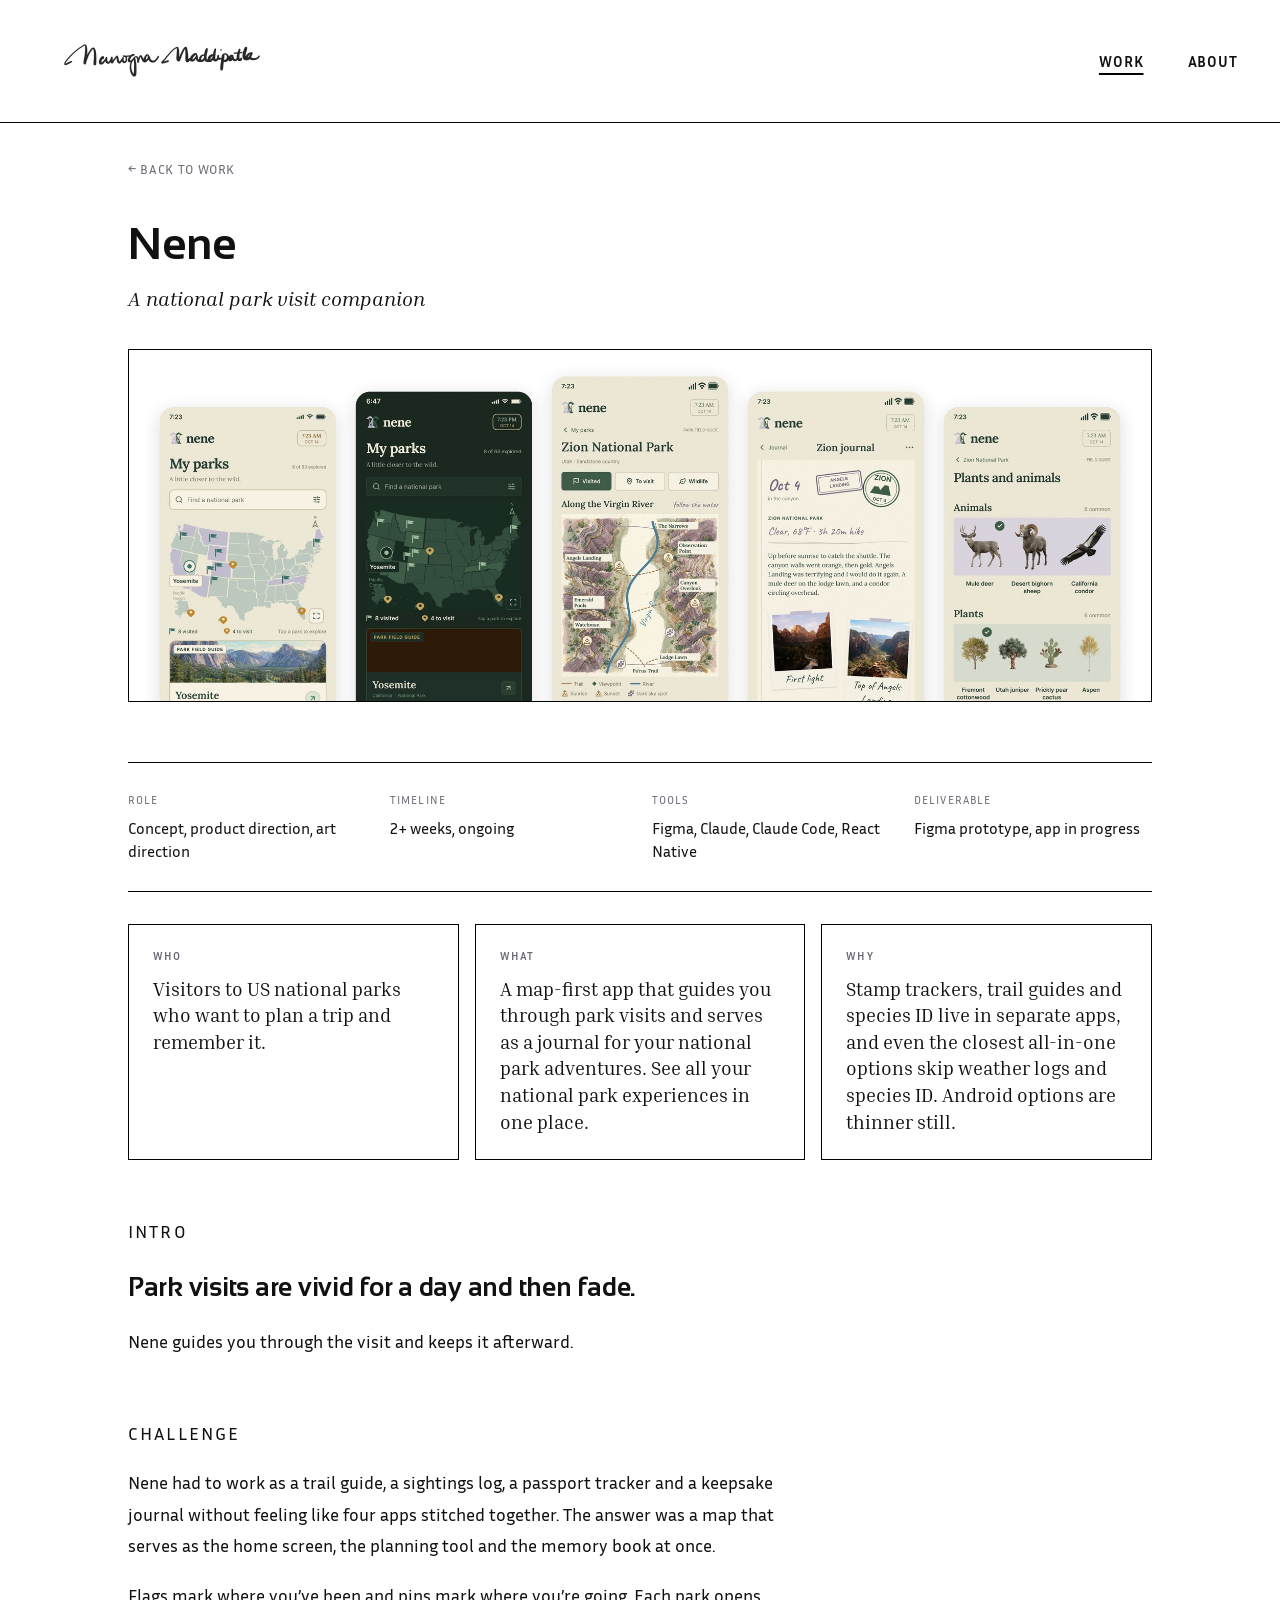
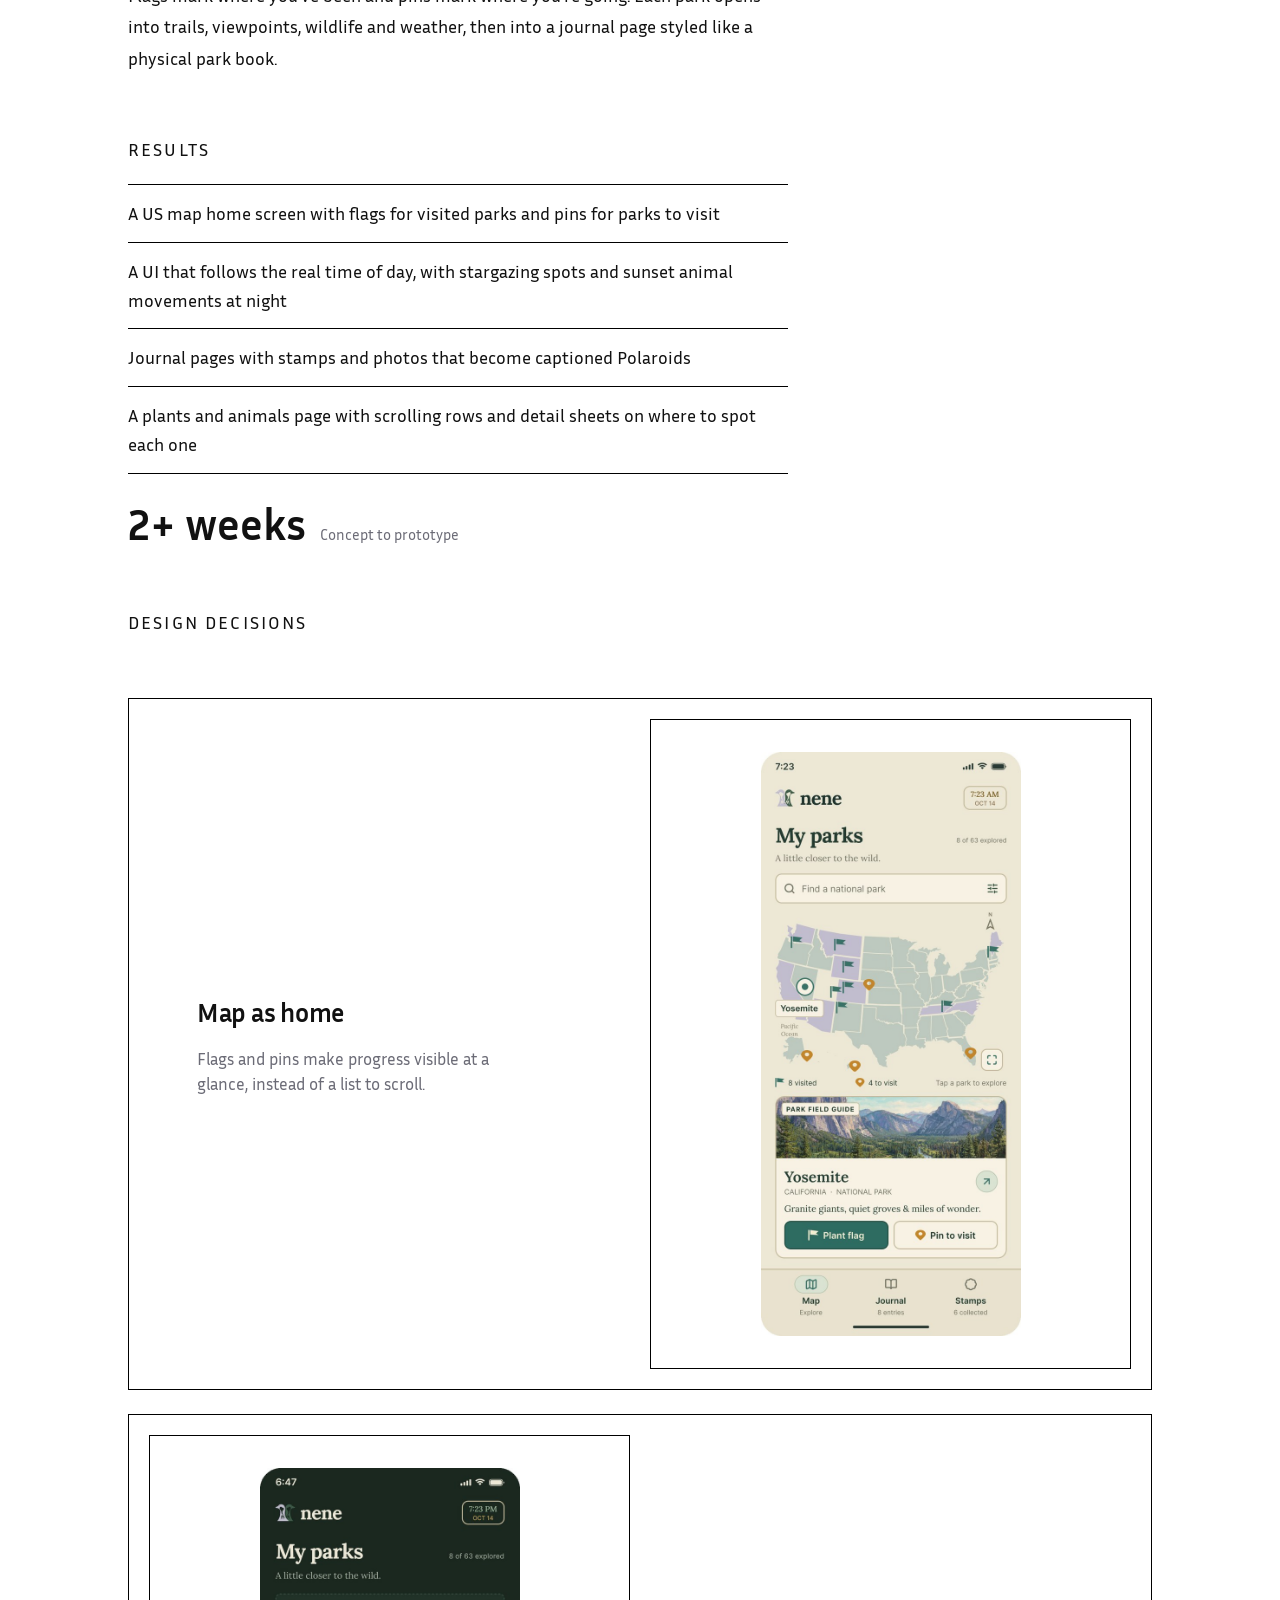
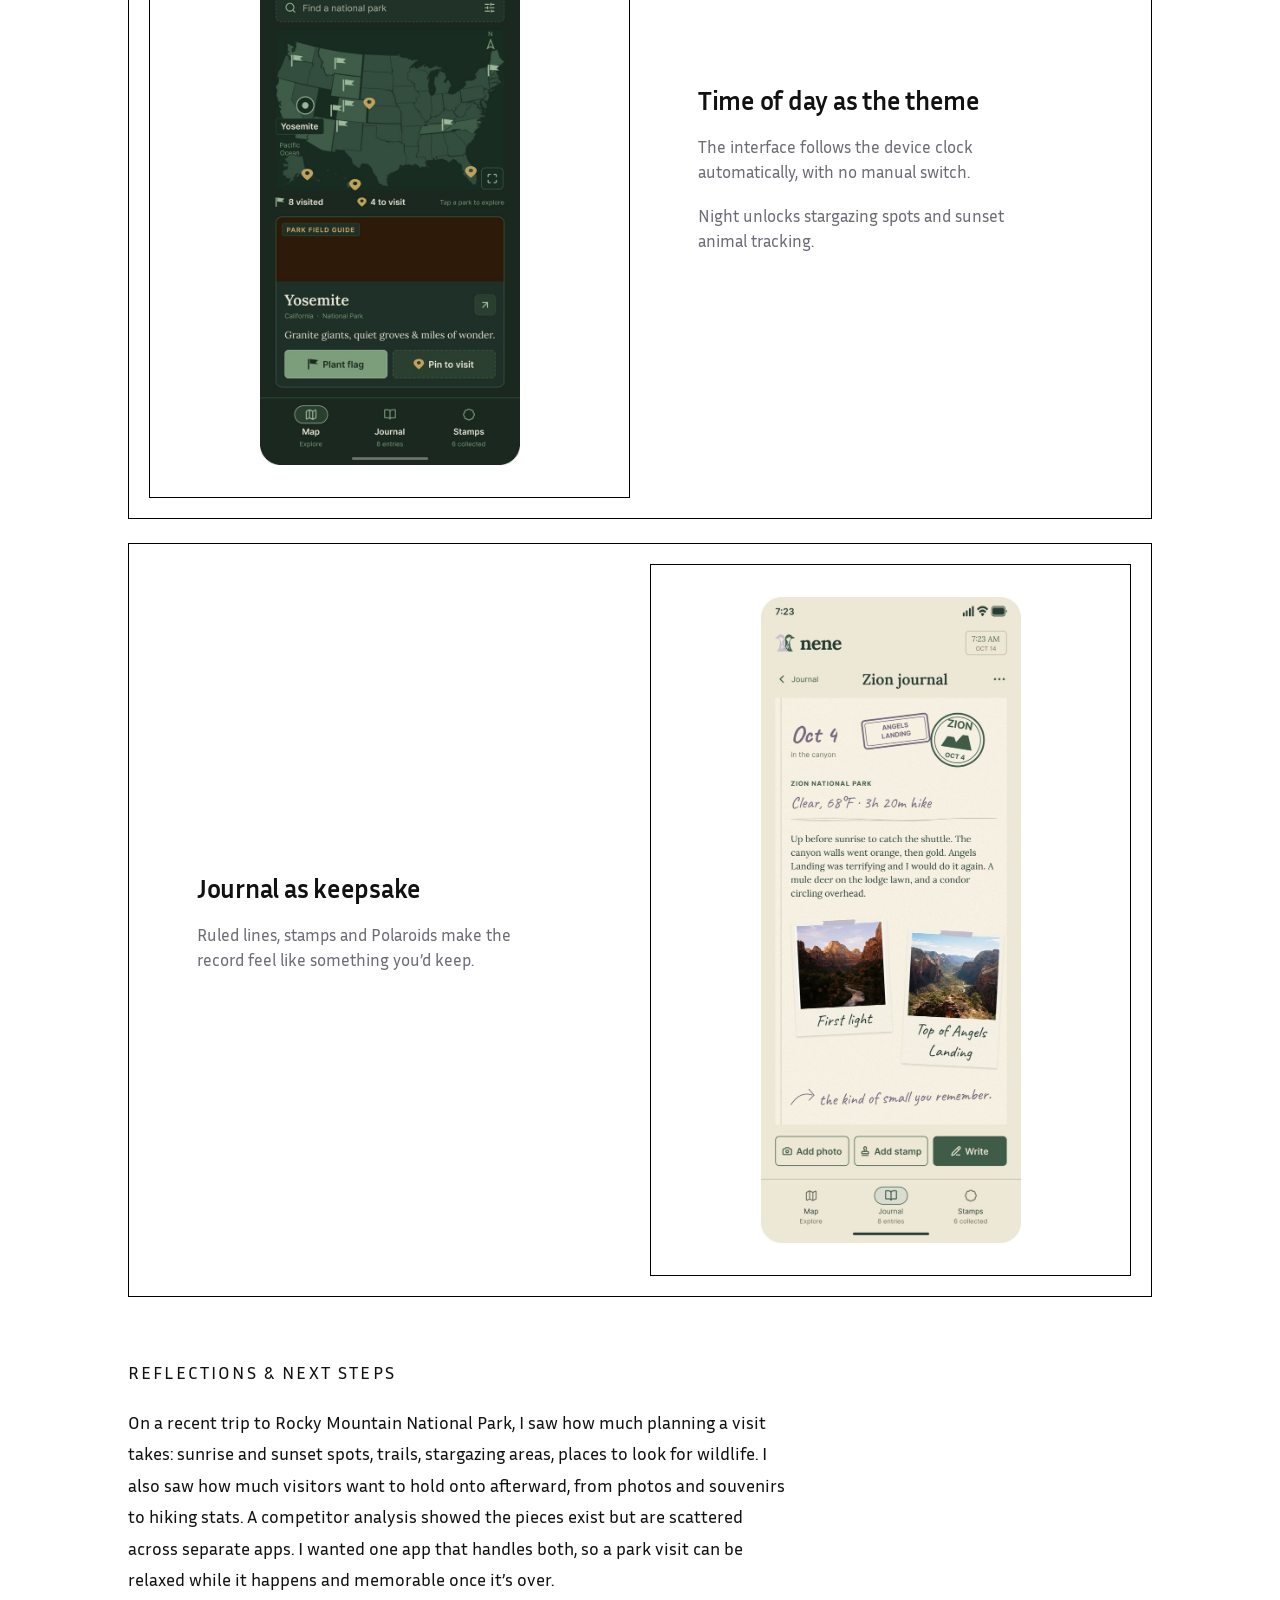
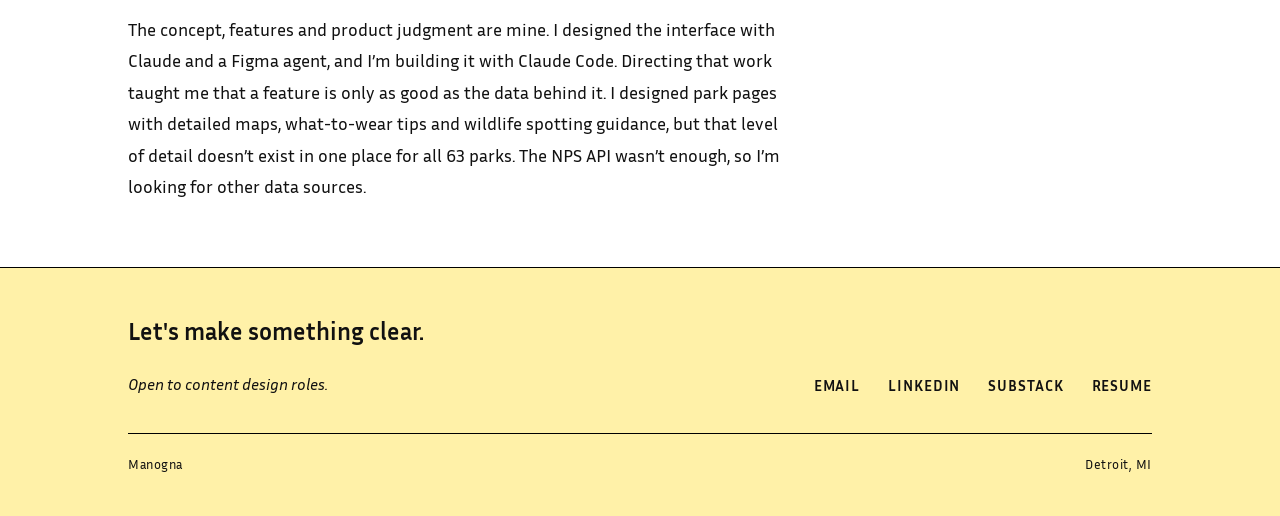
<file: nene.html>
<!DOCTYPE html>
<html lang="en">
  <head>
    <meta charset="UTF-8">
    <meta name="viewport" content="width=device-width, initial-scale=1.0">
    <title>Nene | Manogna</title>
    <link rel="stylesheet" href="styles.css?v=38">
  </head>
  <body>
    <header class="nav">
      <a href="index.html" class="nav-logo"><img src="Assets/Sign.png" alt="Manogna Maddipatla, home" width="231" height="50"></a>
      <nav aria-label="Main">
        <ul class="nav-links">
          <li><a href="index.html" aria-current="page">Work</a></li>
          <li><a href="about.html">About</a></li>
        </ul>
      </nav>
    </header>

    <main class="page">
      <a href="index.html" class="case-back">Back to work</a>

      <div class="cs-head">
        <h1 class="cs-title">Nene</h1>
        <p class="cs-summary">A national park visit companion</p>
      </div>

      <div class="case-hero-image is-fit">
        <img
          src="Assets/nene-screens.jpg"
          alt="Nene on five phones: map home by day, map home by night, a park map, a park journal page, and the plants and animals page"
        >
      </div>

      <div class="meta-strip">
        <div class="meta-item">
          <p class="meta-label">Role</p>
          <p class="meta-value">Concept, product direction, art direction</p>
        </div>
        <div class="meta-item">
          <p class="meta-label">Timeline</p>
          <p class="meta-value">2+ weeks, ongoing</p>
        </div>
        <div class="meta-item">
          <p class="meta-label">Tools</p>
          <p class="meta-value">Figma, Claude, Claude Code, React Native</p>
        </div>
        <div class="meta-item">
          <p class="meta-label">Deliverable</p>
          <p class="meta-value">Figma prototype, app in progress</p>
        </div>
      </div>

      <div class="glance">
        <div class="glance-item">
          <p class="glance-label">Who</p>
          <p class="glance-text">
            Visitors to US national parks who want to plan a trip and remember
            it.
          </p>
        </div>
        <div class="glance-item">
          <p class="glance-label">What</p>
          <p class="glance-text">
            A map-first app that guides you through park visits and serves as a
            journal for your national park adventures. See all your national
            park experiences in one place.
          </p>
        </div>
        <div class="glance-item">
          <p class="glance-label">Why</p>
          <p class="glance-text">
            Stamp trackers, trail guides and species ID live in separate apps,
            and even the closest all-in-one options skip weather logs and
            species ID. Android options are thinner still.
          </p>
        </div>
      </div>

      <div class="block">
        <p class="block-label">Intro</p>
        <h2>Park visits are vivid for a day and then fade.</h2>
        <p>Nene guides you through the visit and keeps it afterward.</p>
      </div>

      <div class="block">
        <p class="block-label">Challenge</p>
        <p>
          Nene had to work as a trail guide, a sightings log, a passport tracker
          and a keepsake journal without feeling like four apps stitched
          together. The answer was a map that serves as the home screen, the
          planning tool and the memory book at once.
        </p>
        <p>
          Flags mark where you’ve been and pins mark where you’re going. Each
          park opens into trails, viewpoints, wildlife and weather, then into a
          journal page styled like a physical park book.
        </p>
      </div>

      <div class="block">
        <p class="block-label">Results</p>
        <ul class="results-list">
          <li>A US map home screen with flags for visited parks and pins for parks to visit</li>
          <li>A UI that follows the real time of day, with stargazing spots and sunset animal movements at night</li>
          <li>Journal pages with stamps and photos that become captioned Polaroids</li>
          <li>A plants and animals page with scrolling rows and detail sheets on where to spot each one</li>
        </ul>
        <div class="result-stat">
          <span class="result-stat-num">2+ weeks</span>
          <span class="result-stat-label">Concept to prototype</span>
        </div>
      </div>

      <!-- TODO: Figma prototype embed goes here once the share URL is in -->

      <div class="decisions-section">
        <div class="block">
          <p class="block-label">Design decisions</p>
        </div>

        <div class="decision-feature">
          <div class="decision-text">
            <p class="decision-title">Map as home</p>
            <div class="decision-body">
              <p>
                Flags and pins make progress visible at a glance, instead of a
                list to scroll.
              </p>
            </div>
          </div>
          <div class="screen-placeholder decision-screen is-full">
            <span>Map home</span>
            <img
              src="Assets/nene-map.jpg"
              alt="Nene map home screen: a US map with flags on visited parks and pins on parks to visit"
              onerror="this.remove()"
            >
          </div>
        </div>

        <div class="decision-feature is-flipped">
          <div class="decision-text">
            <p class="decision-title">Time of day as the theme</p>
            <div class="decision-body">
              <p>
                The interface follows the device clock automatically, with no
                manual switch.
              </p>
              <p>
                Night unlocks stargazing spots and sunset animal tracking.
              </p>
            </div>
          </div>
          <div class="screen-placeholder decision-screen is-full">
            <span>Night map</span>
            <img
              src="Assets/nene-night.jpg"
              alt="Nene map home at night, with stargazing spots and sunset animal tracking"
              onerror="this.remove()"
            >
          </div>
        </div>

        <div class="decision-feature">
          <div class="decision-text">
            <p class="decision-title">Journal as keepsake</p>
            <div class="decision-body">
              <p>
                Ruled lines, stamps and Polaroids make the record feel like
                something you’d keep.
              </p>
            </div>
          </div>
          <div class="screen-placeholder decision-screen is-full">
            <span>Journal page</span>
            <img
              src="Assets/nene-journal.jpg"
              alt="Nene park journal page with ruled lines, a park stamp and captioned Polaroid photos"
              onerror="this.remove()"
            >
          </div>
        </div>
      </div>

      <div class="block">
        <p class="block-label">Reflections &amp; next steps</p>
        <p>
          On a recent trip to Rocky Mountain National Park, I saw how much
          planning a visit takes: sunrise and sunset spots, trails, stargazing
          areas, places to look for wildlife. I also saw how much visitors want
          to hold onto afterward, from photos and souvenirs to hiking stats. A
          competitor analysis showed the pieces exist but are scattered across
          separate apps. I wanted one app that handles both, so a park visit can
          be relaxed while it happens and memorable once it’s over.
        </p>
        <p>
          The concept, features and product judgment are mine. I designed the
          interface with Claude and a Figma agent, and I’m building it with
          Claude Code. Directing that work taught me that a feature is only as
          good as the data behind it. I designed park pages with detailed maps,
          what-to-wear tips and wildlife spotting guidance, but that level of
          detail doesn’t exist in one place for all 63 parks. The NPS API wasn’t
          enough, so I’m looking for other data sources.
        </p>
      </div>
    </main>

    <footer class="footer">
      <div class="footer-inner">
        <div class="footer-left">
          <p class="footer-cta">Let's make something clear.</p>
          <p class="footer-sub">Open to content design roles.</p>
        </div>
        <div class="footer-links">
          <a href="mailto:manogna.maddipatla@gmail.com">Email</a>
          <a
            href="https://linkedin.com/in/manogna-maddipatla"
            target="_blank"
            rel="noopener"
          >LinkedIn</a>
          <a href="https://substack.com/@manogna18" target="_blank" rel="noopener"
          >Substack</a>
          <a href="Assets/Resume_latest.pdf" target="_blank" rel="noopener">Resume</a>
        </div>
      </div>
      <div class="footer-base">
        <span>Manogna</span>
        <span>Detroit, MI</span>
      </div>
    </footer>
  </body>
</html>
</file>
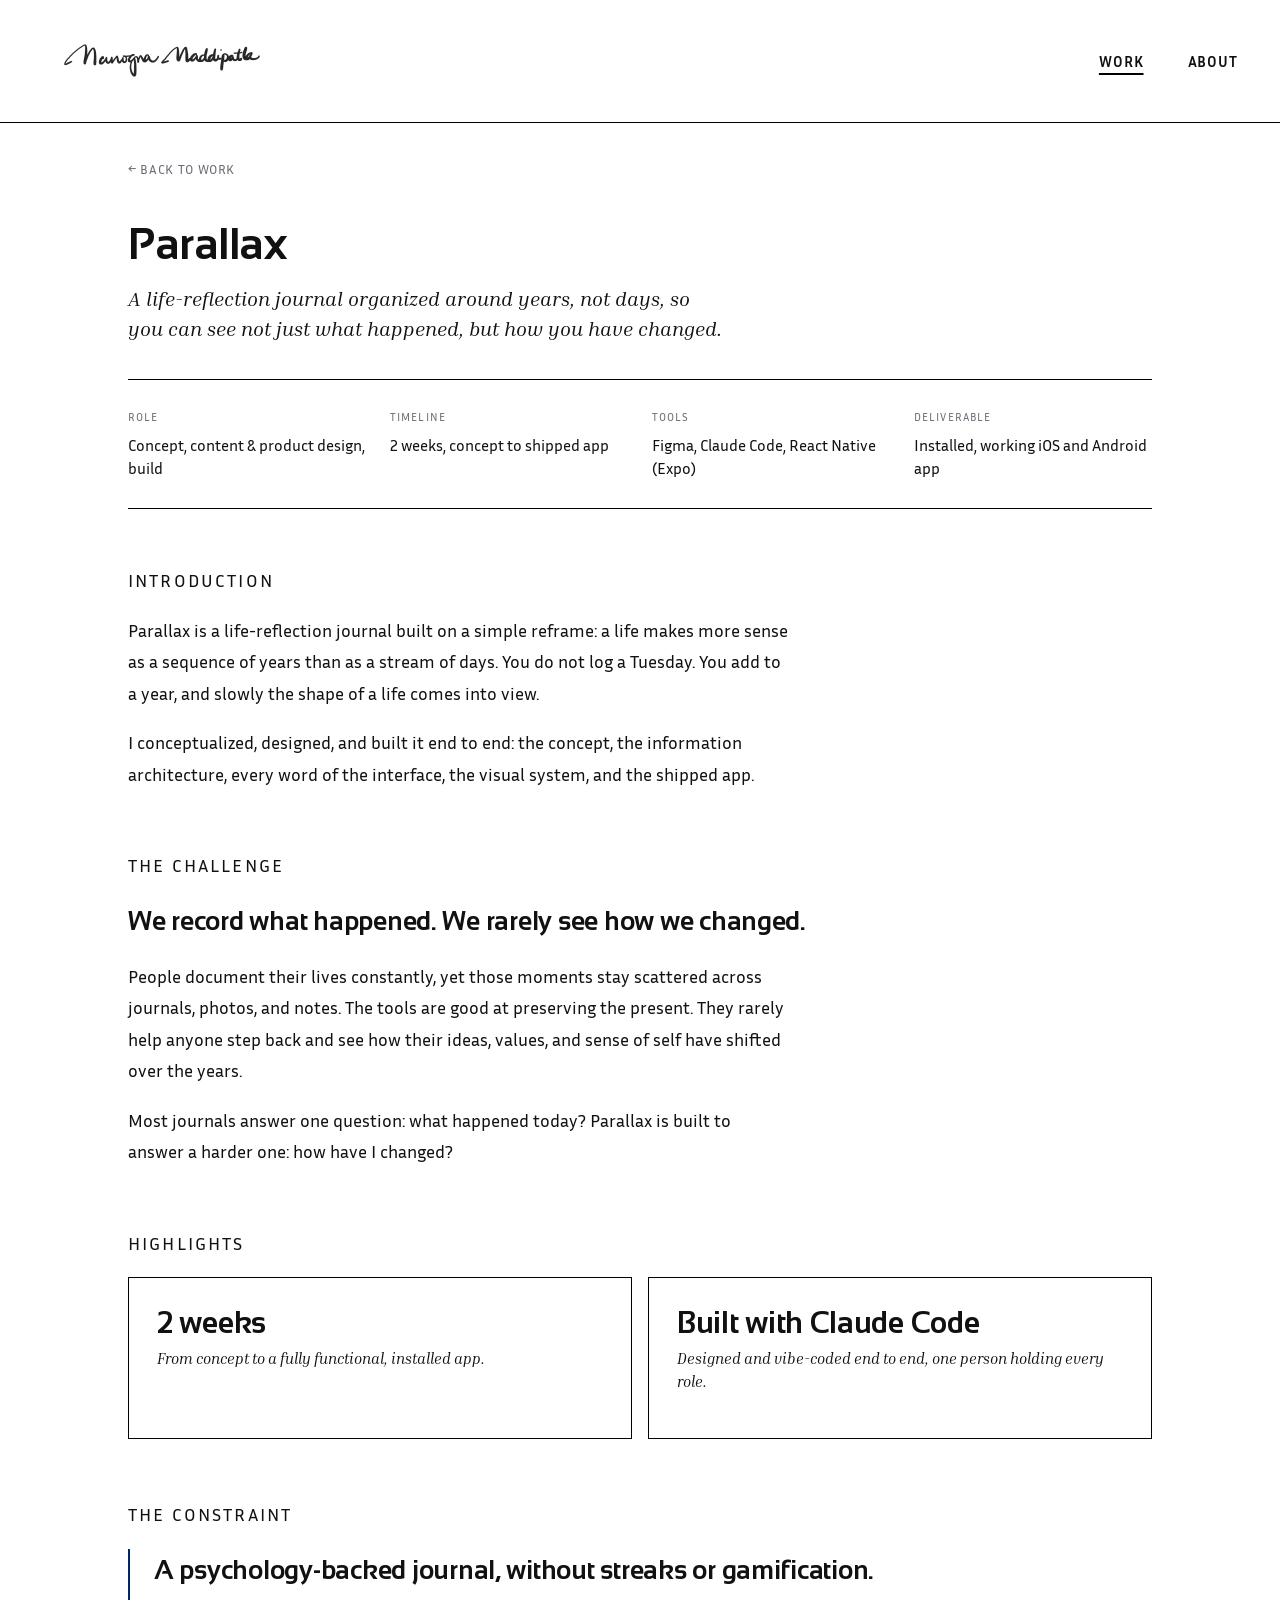
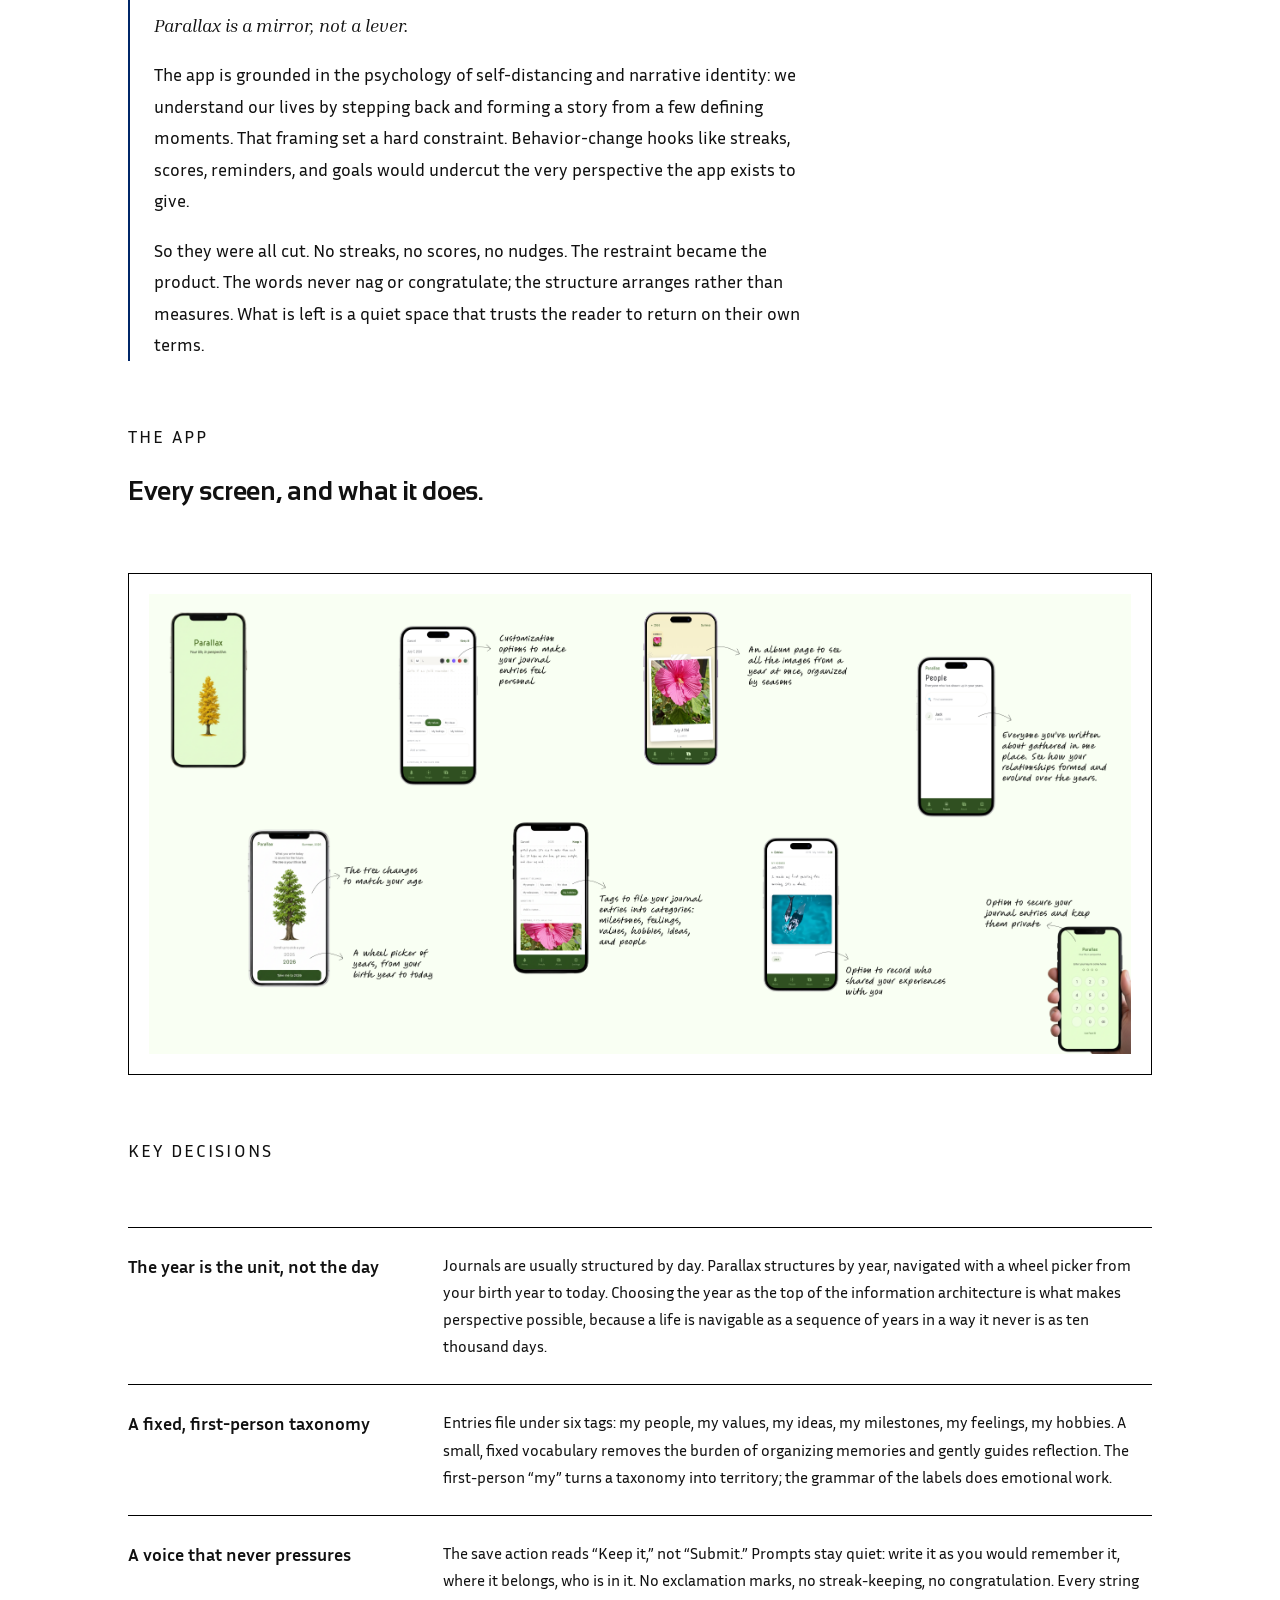
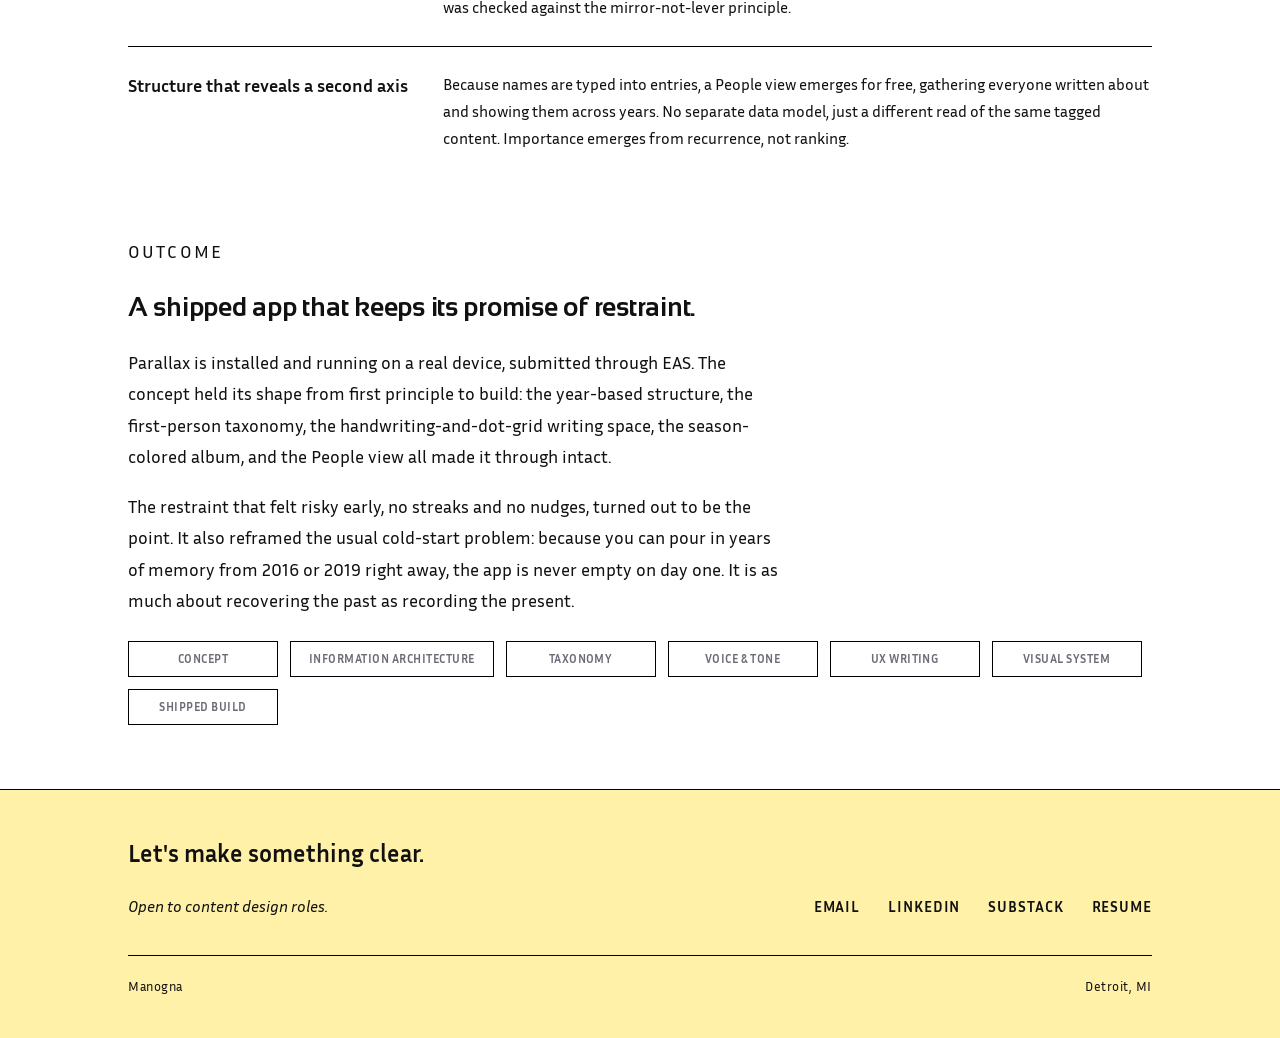
<file: parallax.html>
<!DOCTYPE html>
<html lang="en">
  <head>
    <meta charset="UTF-8">
    <meta name="viewport" content="width=device-width, initial-scale=1.0">
    <title>Parallax | Manogna</title>
    <link rel="stylesheet" href="styles.css?v=38">
    <style>
      /* walkthrough lightbox */
      .case-hero-image.auto img { cursor: zoom-in; }
      .lightbox { position: fixed; inset: 0; background: rgba(0, 0, 0, .92);
        display: none; align-items: center; justify-content: center; z-index: 1000; padding: 24px; }
      .lightbox.open { display: flex; }
      .lightbox img { max-width: 96vw; max-height: 92vh; width: auto; height: auto;
        object-fit: contain; cursor: zoom-out; box-shadow: 0 20px 60px rgba(0,0,0,.5); }
      .lightbox-close { position: fixed; top: 20px; right: 26px; font-family: var(--font-body);
        font-size: 30px; line-height: 1; color: var(--cream); background: none; border: none;
        cursor: pointer; opacity: .8; transition: opacity .2s; }
      .lightbox-close:hover { opacity: 1; }
    </style>
    <style>
      .case-hero-image.auto { height: auto; background: var(--bg); padding: 20px; }
      .case-hero-image.auto img { height: auto; object-fit: contain; }
      .highlight-strip { display: grid; grid-template-columns: 1fr 1fr; gap: 16px; margin-bottom: 60px; }
      .highlight { border: var(--border); padding: 28px; background: var(--bg); }
      .highlight .h-big { font-family: var(--font); font-size: 30px; font-weight: 700; color: var(--ink); letter-spacing: -0.01em; margin-bottom: 8px; line-height: 1.1; }
      .highlight .h-lbl { font-family: var(--font-serif); font-size: 15px; color: var(--ink-soft); font-style: italic; line-height: 1.5; }
      .constraint-block { border-left: 2px solid var(--active); padding-left: 24px; }
      .pull { font-family: var(--font-serif); font-style: italic; font-size: 22px; color: var(--ink); line-height: 1.4; margin-bottom: 20px; max-width: 620px; }
      @media (max-width:700px){ .highlight-strip{ grid-template-columns:1fr; } }
    </style>
  </head>
  <body>
    <header class="nav">
      <a href="index.html" class="nav-logo"><img src="Assets/Sign.png" alt="Manogna Maddipatla, home" width="231" height="50"></a>
      <nav aria-label="Main">
        <ul class="nav-links">
          <li><a href="index.html" aria-current="page">Work</a></li>
          <li><a href="about.html">About</a></li>
        </ul>
      </nav>
    </header>

    <main class="page">
      <a href="index.html" class="case-back">Back to work</a>

      <div class="cs-head">
        <h1 class="cs-title">Parallax</h1>
        <p class="cs-summary">A life-reflection journal organized around years, not days, so you can see not just what happened, but how you have changed.</p>
      </div>

      <div class="meta-strip">
        <div class="meta-item"><p class="meta-label">Role</p><p class="meta-value">Concept, content &amp; product design, build</p></div>
        <div class="meta-item"><p class="meta-label">Timeline</p><p class="meta-value">2 weeks, concept to shipped app</p></div>
        <div class="meta-item"><p class="meta-label">Tools</p><p class="meta-value">Figma, Claude Code, React Native (Expo)</p></div>
        <div class="meta-item"><p class="meta-label">Deliverable</p><p class="meta-value">Installed, working iOS and Android app</p></div>
      </div>

      <div class="block">
        <p class="block-label">Introduction</p>
        <p>Parallax is a life-reflection journal built on a simple reframe: a life makes more sense as a sequence of years than as a stream of days. You do not log a Tuesday. You add to a year, and slowly the shape of a life comes into view.</p>
        <p>I conceptualized, designed, and built it end to end: the concept, the information architecture, every word of the interface, the visual system, and the shipped app.</p>
      </div>

      <div class="block">
        <p class="block-label">The challenge</p>
        <h2>We record what happened. We rarely see how we changed.</h2>
        <p>People document their lives constantly, yet those moments stay scattered across journals, photos, and notes. The tools are good at preserving the present. They rarely help anyone step back and see how their ideas, values, and sense of self have shifted over the years.</p>
        <p>Most journals answer one question: what happened today? Parallax is built to answer a harder one: how have I changed?</p>
      </div>

      <div class="block">
        <p class="block-label">Highlights</p>
        <div class="highlight-strip">
          <div class="highlight"><p class="h-big">2 weeks</p><p class="h-lbl">From concept to a fully functional, installed app.</p></div>
          <div class="highlight"><p class="h-big">Built with Claude Code</p><p class="h-lbl">Designed and vibe-coded end to end, one person holding every role.</p></div>
        </div>
      </div>

      <div class="block">
        <p class="block-label">The constraint</p>
        <div class="constraint-block">
          <h2>A psychology-backed journal, without streaks or gamification.</h2>
          <p class="pull">Parallax is a mirror, not a lever.</p>
          <p>The app is grounded in the psychology of self-distancing and narrative identity: we understand our lives by stepping back and forming a story from a few defining moments. That framing set a hard constraint. Behavior-change hooks like streaks, scores, reminders, and goals would undercut the very perspective the app exists to give.</p>
          <p>So they were all cut. No streaks, no scores, no nudges. The restraint became the product. The words never nag or congratulate; the structure arranges rather than measures. What is left is a quiet space that trusts the reader to return on their own terms.</p>
        </div>
      </div>

      <div class="block">
        <p class="block-label">The app</p>
        <h2>Every screen, and what it does.</h2>
      </div>

      <div class="case-hero-image auto">
        <img src="Assets/Parallax_story.png" onclick="openLightbox()" alt="Annotated walkthrough of Parallax: splash, writing with customization and tags, the seasonal album, the People page, the year wheel picker, an entry, and passcode lock.">
      </div>

      <div class="decisions-section">
        <div class="block"><p class="block-label">Key decisions</p></div>

        <div class="decision">
          <p class="decision-title">The year is the unit, not the day</p>
          <p class="decision-body">Journals are usually structured by day. Parallax structures by year, navigated with a wheel picker from your birth year to today. Choosing the year as the top of the information architecture is what makes perspective possible, because a life is navigable as a sequence of years in a way it never is as ten thousand days.</p>
        </div>

        <div class="decision">
          <p class="decision-title">A fixed, first-person taxonomy</p>
          <p class="decision-body">Entries file under six tags: my people, my values, my ideas, my milestones, my feelings, my hobbies. A small, fixed vocabulary removes the burden of organizing memories and gently guides reflection. The first-person &ldquo;my&rdquo; turns a taxonomy into territory; the grammar of the labels does emotional work.</p>
        </div>

        <div class="decision">
          <p class="decision-title">A voice that never pressures</p>
          <p class="decision-body">The save action reads &ldquo;Keep it,&rdquo; not &ldquo;Submit.&rdquo; Prompts stay quiet: write it as you would remember it, where it belongs, who is in it. No exclamation marks, no streak-keeping, no congratulation. Every string was checked against the mirror-not-lever principle.</p>
        </div>

        <div class="decision">
          <p class="decision-title">Structure that reveals a second axis</p>
          <p class="decision-body">Because names are typed into entries, a People view emerges for free, gathering everyone written about and showing them across years. No separate data model, just a different read of the same tagged content. Importance emerges from recurrence, not ranking.</p>
        </div>
      </div>

      <div class="block">
        <p class="block-label">Outcome</p>
        <h2>A shipped app that keeps its promise of restraint.</h2>
        <p>Parallax is installed and running on a real device, submitted through EAS. The concept held its shape from first principle to build: the year-based structure, the first-person taxonomy, the handwriting-and-dot-grid writing space, the season-colored album, and the People view all made it through intact.</p>
        <p>The restraint that felt risky early, no streaks and no nudges, turned out to be the point. It also reframed the usual cold-start problem: because you can pour in years of memory from 2016 or 2019 right away, the app is never empty on day one. It is as much about recovering the past as recording the present.</p>
        <div class="card-tags" style="margin-top:24px">
          <span class="tag">Concept</span>
          <span class="tag">Information architecture</span>
          <span class="tag">Taxonomy</span>
          <span class="tag">Voice &amp; tone</span>
          <span class="tag">UX writing</span>
          <span class="tag">Visual system</span>
          <span class="tag">Shipped build</span>
        </div>
      </div>
    </main>

    <footer class="footer">
      <div class="footer-inner">
        <div class="footer-left">
          <p class="footer-cta">Let's make something clear.</p>
          <p class="footer-sub">Open to content design roles.</p>
        </div>
        <div class="footer-links">
          <a href="mailto:manogna.maddipatla@gmail.com">Email</a>
          <a href="https://linkedin.com/in/manogna-maddipatla" target="_blank" rel="noopener">LinkedIn</a>
          <a href="https://substack.com/@manogna18" target="_blank" rel="noopener">Substack</a>
          <a href="Assets/Resume_latest.pdf" target="_blank" rel="noopener">Resume</a>
        </div>
      </div>
      <div class="footer-base"><span>Manogna</span><span>Detroit, MI</span></div>
    </footer>

    <div class="lightbox" id="lightbox" onclick="closeLightbox()">
      <button class="lightbox-close" aria-label="Close" onclick="closeLightbox()">&times;</button>
      <img src="Assets/Parallax_story.png" alt="Annotated walkthrough of Parallax, enlarged">
    </div>
    <script>
      function openLightbox(){ document.getElementById('lightbox').classList.add('open'); document.body.style.overflow='hidden'; }
      function closeLightbox(){ document.getElementById('lightbox').classList.remove('open'); document.body.style.overflow=''; }
      document.addEventListener('keydown', function(e){ if(e.key==='Escape') closeLightbox(); });
    </script>
  </body>
</html>
</file>
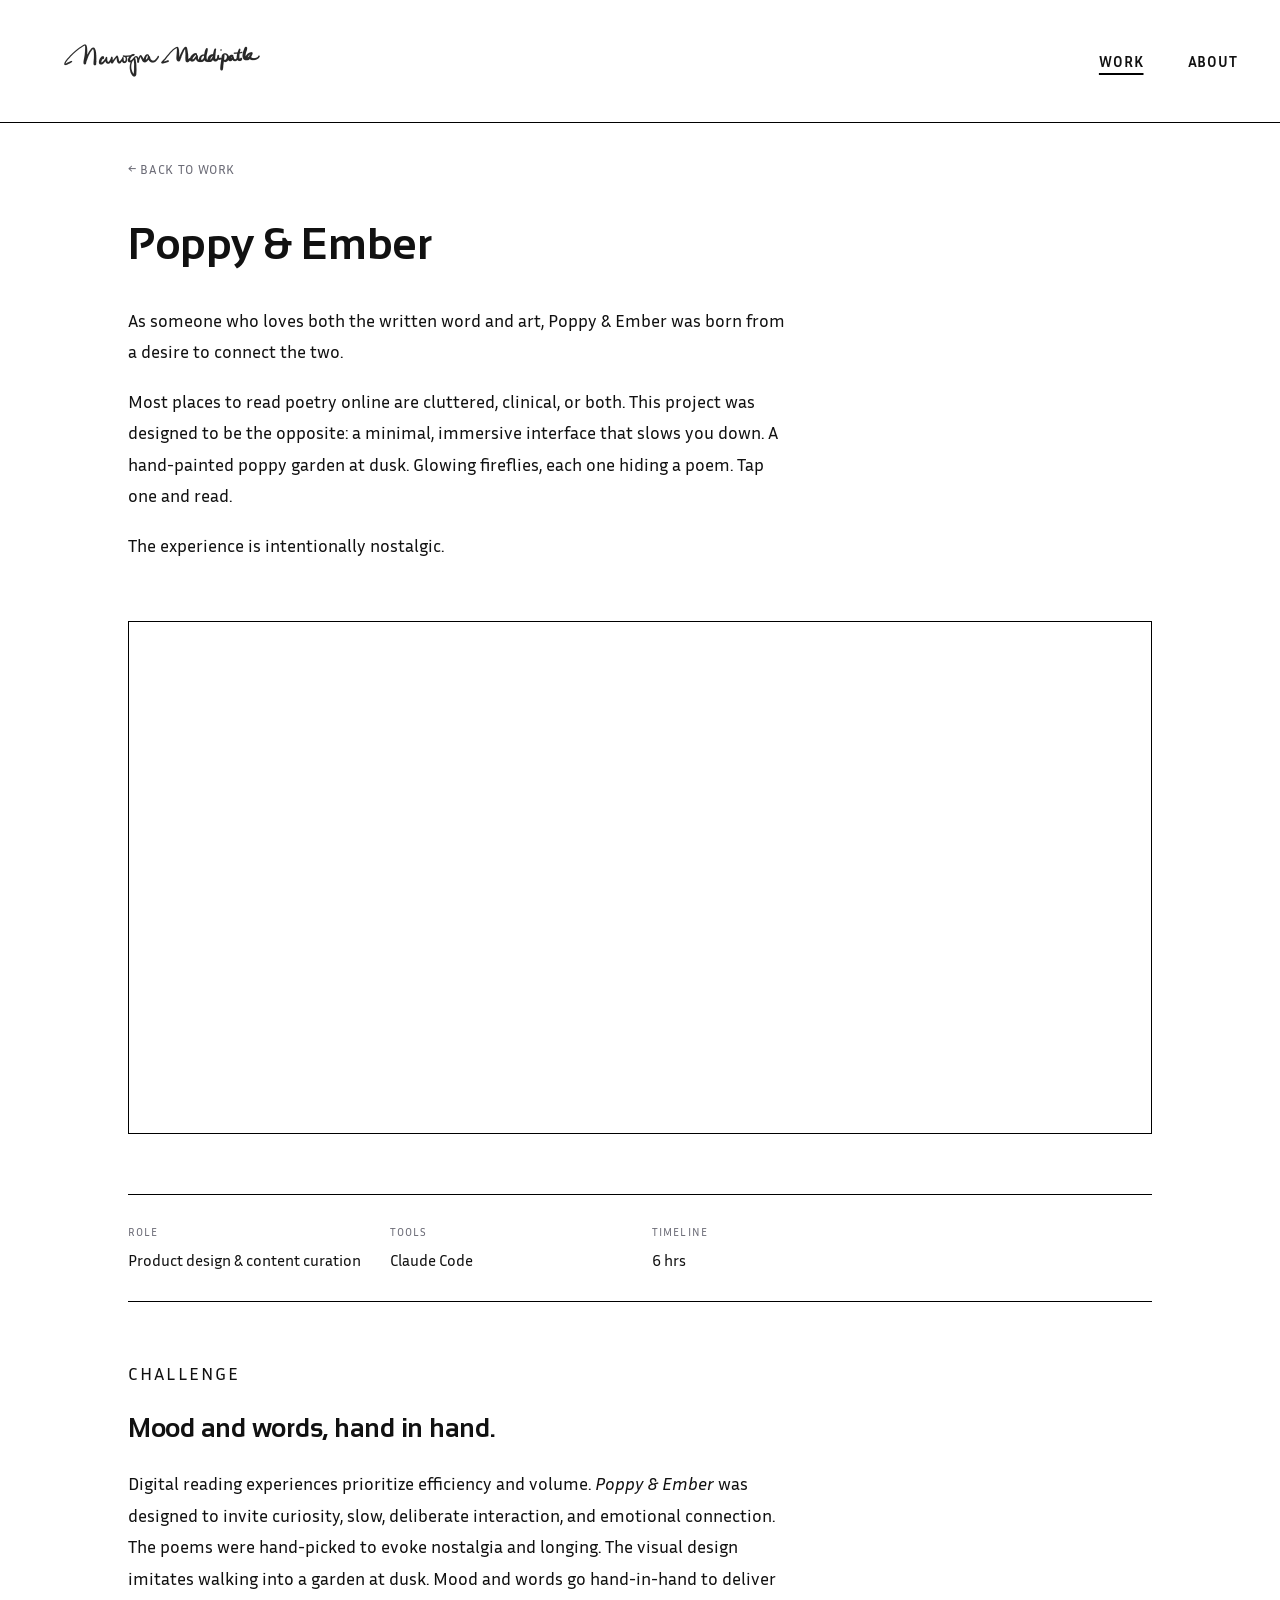
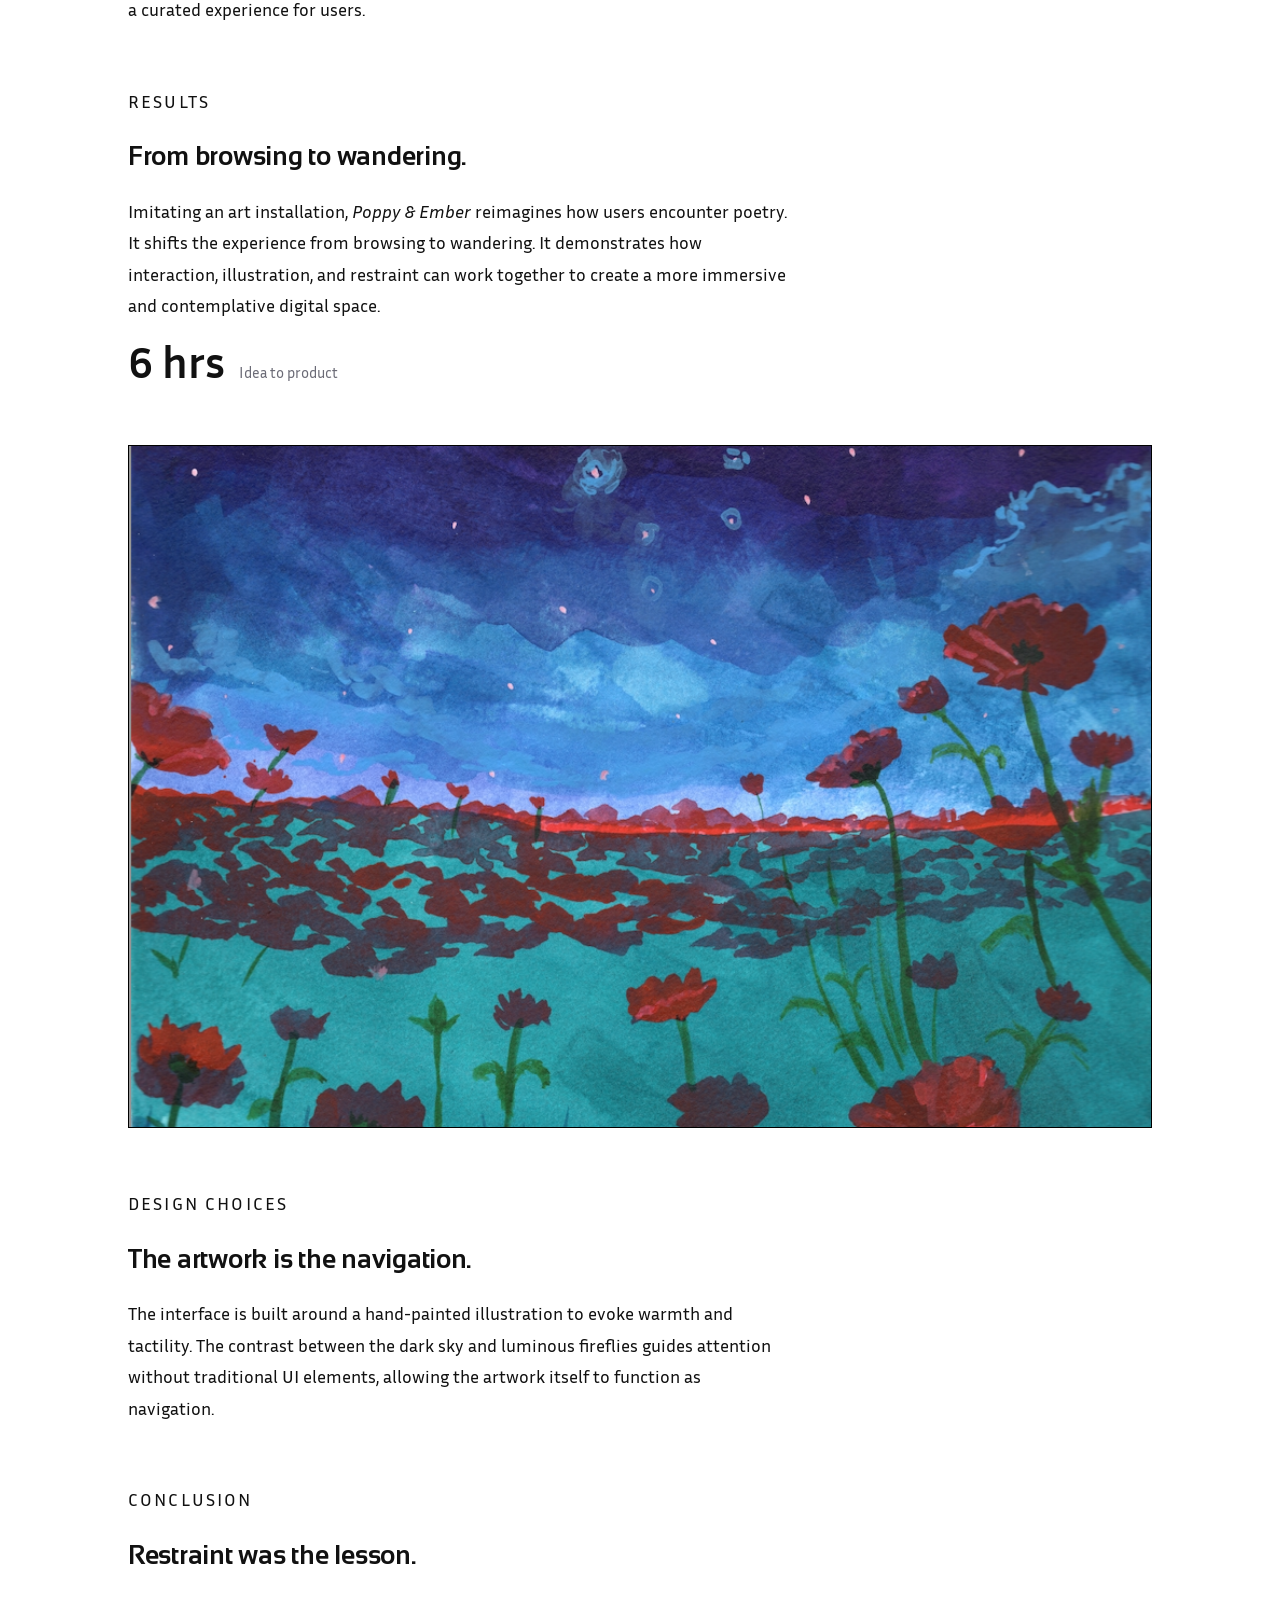
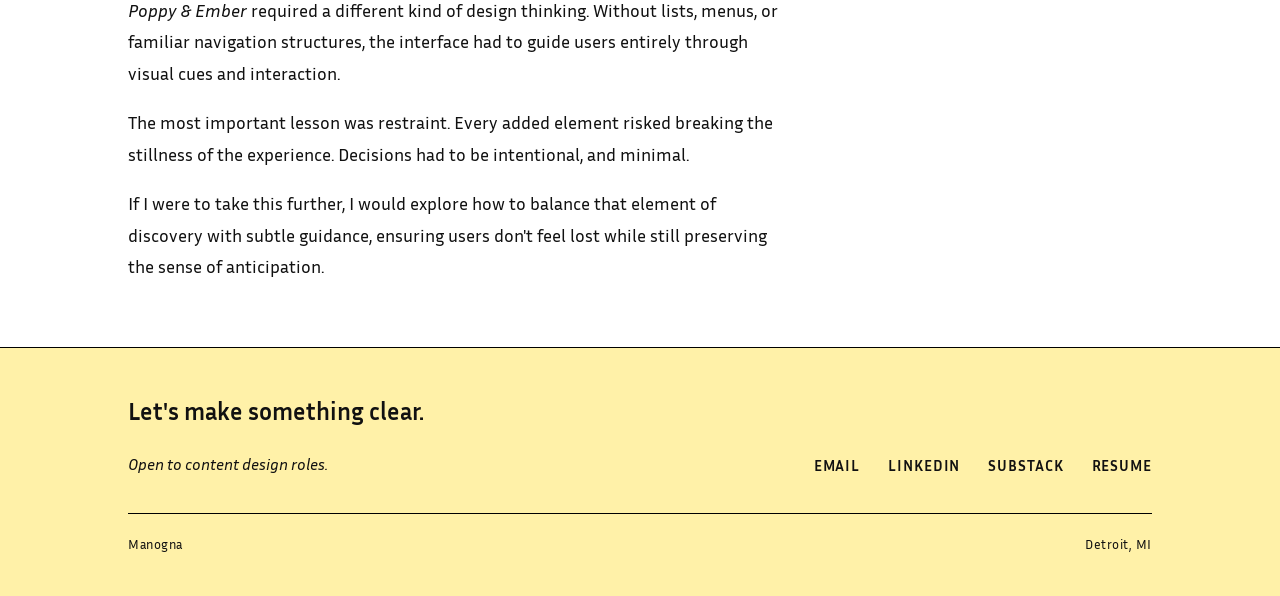
<file: poppy-ember.html>
<!DOCTYPE html>
<html lang="en">
  <head>
    <meta charset="UTF-8">
    <meta name="viewport" content="width=device-width, initial-scale=1.0">
    <title>Poppy &amp; Ember | Manogna</title>
    <link rel="stylesheet" href="styles.css?v=38">
  </head>
  <body>
    <header class="nav">
      <a href="index.html" class="nav-logo"><img src="Assets/Sign.png" alt="Manogna Maddipatla, home" width="231" height="50"></a>
      <nav aria-label="Main">
        <ul class="nav-links">
          <li><a href="index.html" aria-current="page">Work</a></li>
          <li><a href="about.html">About</a></li>
        </ul>
      </nav>
    </header>

    <main class="page">
      <a href="index.html" class="case-back">Back to work</a>

      <div class="cs-head">
        <h1 class="cs-title">Poppy &amp; Ember</h1>
      </div>

      <div class="block">
        <p>
          As someone who loves both the written word and art, Poppy &amp; Ember
          was born from a desire to connect the two.
        </p>
        <p>
          Most places to read poetry online are cluttered, clinical, or both.
          This project was designed to be the opposite: a minimal, immersive
          interface that slows you down. A hand-painted poppy garden at dusk.
          Glowing fireflies, each one hiding a poem. Tap one and read.
        </p>
        <p>The experience is intentionally nostalgic.</p>
      </div>

      <div class="case-hero-image is-fit">
        <video
          src="Assets/poppy-ember.mp4"
          autoplay
          muted
          loop
          playsinline
          aria-label="A hand holding a phone, scrolling through a poem in Poppy &amp; Ember"
        ></video>
      </div>

      <div class="meta-strip">
        <div class="meta-item">
          <p class="meta-label">Role</p>
          <p class="meta-value">Product design &amp; content curation</p>
        </div>
        <div class="meta-item">
          <p class="meta-label">Tools</p>
          <p class="meta-value">Claude Code</p>
        </div>
        <div class="meta-item">
          <p class="meta-label">Timeline</p>
          <p class="meta-value">6 hrs</p>
        </div>
      </div>

      <div class="block">
        <p class="block-label">Challenge</p>
        <h2>Mood and words, hand in hand.</h2>
        <p>
          Digital reading experiences prioritize efficiency and volume.
          <em>Poppy &amp; Ember</em> was designed to invite curiosity, slow,
          deliberate interaction, and emotional connection. The poems were
          hand-picked to evoke nostalgia and longing. The visual design imitates
          walking into a garden at dusk. Mood and words go hand-in-hand to
          deliver a curated experience for users.
        </p>
      </div>

      <div class="block">
        <p class="block-label">Results</p>
        <h2>From browsing to wandering.</h2>
        <p>
          Imitating an art installation, <em>Poppy &amp; Ember</em> reimagines
          how users encounter poetry. It shifts the experience from browsing to
          wandering. It demonstrates how interaction, illustration, and
          restraint can work together to create a more immersive and
          contemplative digital space.
        </p>
        <div class="result-stat">
          <span class="result-stat-num">6 hrs</span>
          <span class="result-stat-label">Idea to product</span>
        </div>
      </div>

      <div class="case-hero-image is-fit">
        <img
          src="Assets/Poppy_garden_cover.png"
          alt="Hand-painted poppy garden at dusk: red poppies over a teal field under a deep blue sky with faint glowing fireflies"
        >
      </div>

      <div class="block">
        <p class="block-label">Design choices</p>
        <h2>The artwork is the navigation.</h2>
        <p>
          The interface is built around a hand-painted illustration to evoke
          warmth and tactility. The contrast between the dark sky and luminous
          fireflies guides attention without traditional UI elements, allowing
          the artwork itself to function as navigation.
        </p>
      </div>

      <div class="block">
        <p class="block-label">Conclusion</p>
        <h2>Restraint was the lesson.</h2>
        <p>
          <em>Poppy &amp; Ember</em> required a different kind of design
          thinking. Without lists, menus, or familiar navigation structures, the
          interface had to guide users entirely through visual cues and
          interaction.
        </p>
        <p>
          The most important lesson was restraint. Every added element risked
          breaking the stillness of the experience. Decisions had to be
          intentional, and minimal.
        </p>
        <p>
          If I were to take this further, I would explore how to balance that
          element of discovery with subtle guidance, ensuring users don't feel
          lost while still preserving the sense of anticipation.
        </p>
      </div>
    </main>

    <footer class="footer">
      <div class="footer-inner">
        <div class="footer-left">
          <p class="footer-cta">Let's make something clear.</p>
          <p class="footer-sub">Open to content design roles.</p>
        </div>
        <div class="footer-links">
          <a href="mailto:manogna.maddipatla@gmail.com">Email</a>
          <a
            href="https://linkedin.com/in/manogna-maddipatla"
            target="_blank"
            rel="noopener"
          >LinkedIn</a>
          <a href="https://substack.com/@manogna18" target="_blank" rel="noopener"
          >Substack</a>
          <a href="Assets/Resume_latest.pdf" target="_blank" rel="noopener">Resume</a>
        </div>
      </div>
      <div class="footer-base">
        <span>Manogna</span>
        <span>Detroit, MI</span>
      </div>
    </footer>

    <script>
      // Hold the video still for readers who ask for less motion
      if (matchMedia('(prefers-reduced-motion: reduce)').matches) {
        const video = document.querySelector('.case-hero-image video');
        video.removeAttribute('autoplay');
        video.pause();
      }
    </script>
  </body>
</html>
</file>
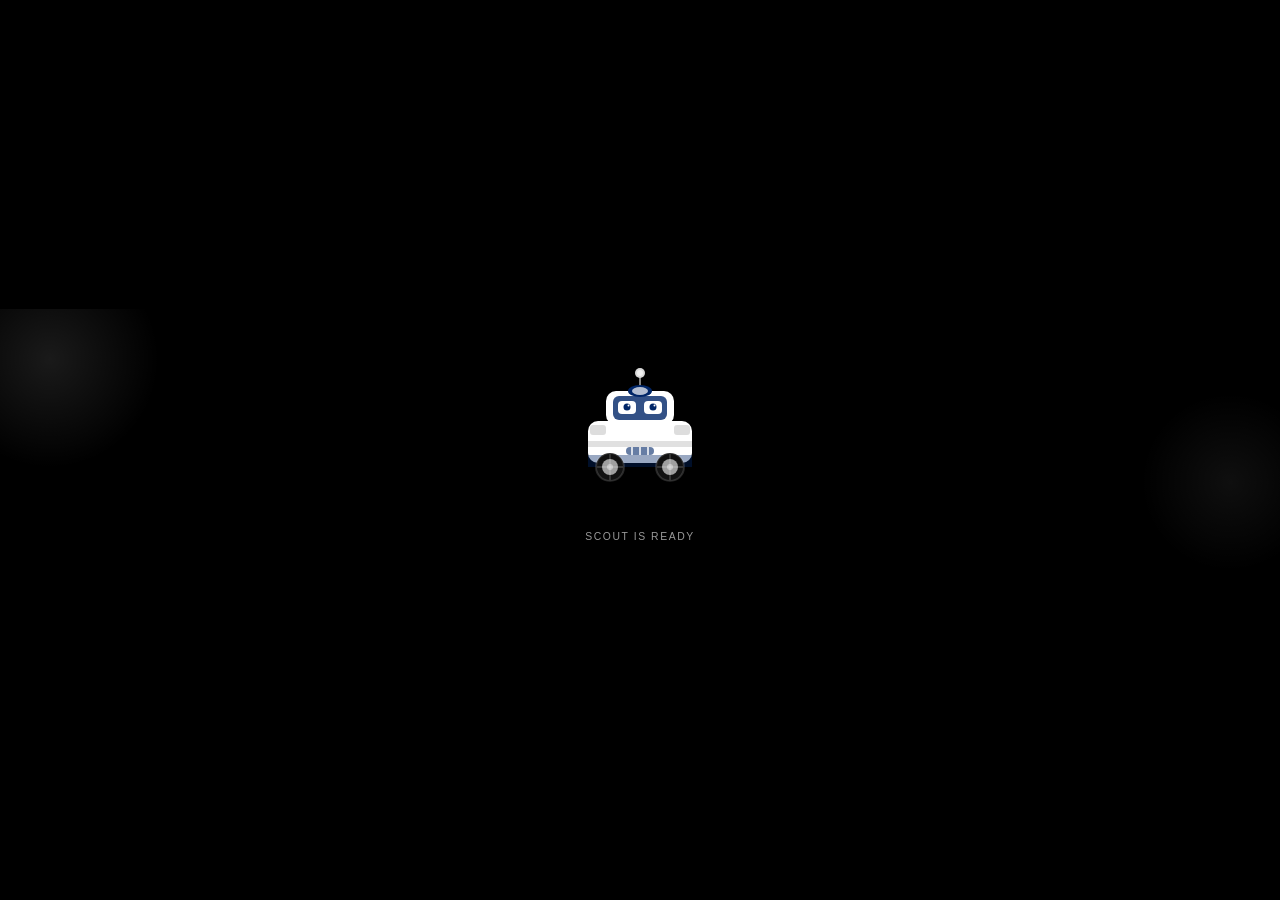
<file: scout_mascot_card.html>
<!DOCTYPE html>
<html lang="en">
  <head>
    <meta charset="UTF-8">
    <meta name="viewport" content="width=device-width, initial-scale=1.0">
    <title>Scout Mascot Card</title>
    <style>
      * {
        margin: 0;
        padding: 0;
        box-sizing: border-box;
      }

      body {
        background: #000000;
        display: flex;
        align-items: center;
        justify-content: center;
        min-height: 100vh;
        font-family: "Arial", sans-serif;
      }

      .card {
        background: #000000;
        padding: 50px 0;
        width: 100%;
        height: 100%;
        display: flex;
        flex-direction: column;
        align-items: center;
        justify-content: center;
        position: relative;
        overflow: hidden;
      }

      /* Background glow effects */
      .card::before {
        content: "";
        position: absolute;
        top: -60px;
        left: -60px;
        width: 220px;
        height: 220px;
        background: radial-gradient(
          circle,
          rgba(255, 255, 255, 0.10) 0%,
          transparent 70%
        );
        pointer-events: none;
      }

      .card::after {
        content: "";
        position: absolute;
        bottom: 20px;
        right: -40px;
        width: 180px;
        height: 180px;
        background: radial-gradient(
          circle,
          rgba(255, 255, 255, 0.06) 0%,
          transparent 70%
        );
        pointer-events: none;
      }

      .card-content {
        display: flex;
        flex-direction: column;
        align-items: center;
        gap: 1.5rem;
        position: relative;
        z-index: 1;
      }

      .logo {
        font-family: "Arial Black", sans-serif;
        font-weight: 900;
        font-size: 2rem;
        letter-spacing: 0.15em;
        color: white;
      }

      .tagline {
        font-size: 0.7rem;
        letter-spacing: 0.18em;
        text-transform: uppercase;
        color: rgba(255, 255, 255, 0.65);
        margin-top: -1rem;
      }

      .ready-label {
        font-size: 0.65rem;
        letter-spacing: 0.15em;
        text-transform: uppercase;
        color: rgba(255, 255, 255, 0.6);
        margin-top: 0.5rem;
      }

      /* Antenna blink */
      .antenna-blink {
        animation: blink 3s ease-in-out infinite;
      }

      @keyframes blink {
        0%, 85%, 100% {
          opacity: 1;
        }
        90%, 95% {
          opacity: 0.2;
        }
      }

      /* Car hover */
      .car-body {
        animation: hover 2.5s ease-in-out infinite;
      }

      @keyframes hover {
        0%, 100% {
          transform: translateY(0);
        }
        50% {
          transform: translateY(-4px);
        }
      }

      /* Wheel spin */
      .wheel-left {
        animation: spin 3s linear infinite;
        transform-origin: 50px 108px;
      }

      .wheel-right {
        animation: spin 3s linear infinite;
        transform-origin: 110px 108px;
      }

      @keyframes spin {
        from {
          transform: rotate(0deg);
        }
        to {
          transform: rotate(360deg);
        }
      }

      /* Eye glance */
      .eye-left, .eye-right {
        animation: eyeMove 4s ease-in-out infinite;
      }

      @keyframes eyeMove {
        0%, 40%, 100% {
          transform: translateX(0);
        }
        50%, 90% {
          transform: translateX(1px);
        }
      }

      /* Still until hovered, or until the embedding page adds .is-playing */
      .antenna-blink, .car-body, .wheel-left, .wheel-right, .eye-left, .eye-right {
        animation-play-state: paused;
      }
      body:hover :is(.antenna-blink, .car-body, .wheel-left, .wheel-right, .eye-left, .eye-right),
      .is-playing :is(.antenna-blink, .car-body, .wheel-left, .wheel-right, .eye-left, .eye-right) {
        animation-play-state: running;
      }
      @media (prefers-reduced-motion: reduce) {
        .antenna-blink, .car-body, .wheel-left, .wheel-right, .eye-left, .eye-right {
          animation: none;
        }
      }
    </style>
  </head>
  <body>
    <div class="card">
      <div class="card-content">
        <svg
          width="160"
          height="140"
          viewBox="0 0 160 140"
          fill="none"
          xmlns="http://www.w3.org/2000/svg"
        >
          <!-- Antenna -->
          <g class="antenna-blink">
            <line
              x1="80"
              y1="18"
              x2="80"
              y2="32"
              stroke="rgba(255,255,255,0.5)"
              stroke-width="2"
              stroke-linecap="round"
            />
            <circle cx="80" cy="14" r="5" fill="#d9d9d9" />
            <circle cx="80" cy="14" r="3" fill="white" opacity="0.6" />
          </g>

          <!-- Car body hover group -->
          <g class="car-body">
            <!-- Roof -->
            <rect x="46" y="32" width="68" height="34" rx="10" fill="#ffffff" />
            <!-- Windshield -->
            <rect
              x="53"
              y="37"
              width="54"
              height="24"
              rx="6"
              fill="#002668"
              opacity="0.8"
            />

            <!-- Eyes -->
            <g class="eye-left">
              <rect
                x="58"
                y="42"
                width="18"
                height="13"
                rx="4"
                fill="#ffffff"
              />
              <rect x="60" y="44" width="14" height="9" rx="3" fill="white" />
              <circle cx="67" cy="48" r="3.5" fill="#002668" />
              <circle cx="68.5" cy="46.5" r="1" fill="white" />
            </g>
            <g class="eye-right">
              <rect
                x="84"
                y="42"
                width="18"
                height="13"
                rx="4"
                fill="#ffffff"
              />
              <rect x="86" y="44" width="14" height="9" rx="3" fill="white" />
              <circle cx="93" cy="48" r="3.5" fill="#002668" />
              <circle cx="94.5" cy="46.5" r="1" fill="white" />
            </g>

            <!-- Main body -->
            <rect
              x="28"
              y="62"
              width="104"
              height="42"
              rx="10"
              fill="#ffffff"
            />

            <!-- Green stripe -->
            <rect
              x="28"
              y="82"
              width="104"
              height="6"
              fill="#d9d9d9"
              opacity="0.8"
            />

            <!-- Headlights -->
            <rect
              x="30"
              y="66"
              width="16"
              height="10"
              rx="3"
              fill="#d9d9d9"
              opacity="0.9"
            />
            <rect
              x="114"
              y="66"
              width="16"
              height="10"
              rx="3"
              fill="#d9d9d9"
              opacity="0.9"
            />

            <!-- Grille -->
            <rect
              x="66"
              y="88"
              width="28"
              height="8"
              rx="4"
              fill="#002668"
              opacity="0.6"
            />
            <line
              x1="72"
              y1="88"
              x2="72"
              y2="96"
              stroke="#ffffff"
              stroke-width="1.5"
            />
            <line
              x1="80"
              y1="88"
              x2="80"
              y2="96"
              stroke="#ffffff"
              stroke-width="1.5"
            />
            <line
              x1="88"
              y1="88"
              x2="88"
              y2="96"
              stroke="#ffffff"
              stroke-width="1.5"
            />

            <!-- Sensor dome -->
            <ellipse cx="80" cy="32" rx="12" ry="6" fill="#002668" />
            <ellipse
              cx="80"
              cy="32"
              rx="8"
              ry="4"
              fill="#ffffff"
              opacity="0.7"
            />

            <!-- Wheel wells -->
            <rect
              x="28"
              y="96"
              width="104"
              height="12"
              rx="0"
              fill="#002668"
              opacity="0.4"
            />
          </g>

          <!-- Wheels -->
          <g class="wheel-left">
            <circle
              cx="50"
              cy="108"
              r="14"
              fill="#111111"
              stroke="rgba(255,255,255,0.15)"
              stroke-width="2"
            />
            <circle cx="50" cy="108" r="8" fill="#ffffff" opacity="0.6" />
            <circle cx="50" cy="108" r="3" fill="white" opacity="0.4" />
            <line
              x1="50"
              y1="95"
              x2="50"
              y2="121"
              stroke="rgba(255,255,255,0.2)"
              stroke-width="1.5"
            />
            <line
              x1="37"
              y1="108"
              x2="63"
              y2="108"
              stroke="rgba(255,255,255,0.2)"
              stroke-width="1.5"
            />
          </g>

          <g class="wheel-right">
            <circle
              cx="110"
              cy="108"
              r="14"
              fill="#111111"
              stroke="rgba(255,255,255,0.15)"
              stroke-width="2"
            />
            <circle cx="110" cy="108" r="8" fill="#ffffff" opacity="0.6" />
            <circle cx="110" cy="108" r="3" fill="white" opacity="0.4" />
            <line
              x1="110"
              y1="95"
              x2="110"
              y2="121"
              stroke="rgba(255,255,255,0.2)"
              stroke-width="1.5"
            />
            <line
              x1="97"
              y1="108"
              x2="123"
              y2="108"
              stroke="rgba(255,255,255,0.2)"
              stroke-width="1.5"
            />
          </g>

          <!-- Ground shadow -->
          <ellipse cx="80" cy="126" rx="52" ry="5" fill="rgba(0,0,0,0.25)" />
        </svg>

        <div class="ready-label">Scout is ready</div>
      </div>
    </div>
  </body>
</html>
</file>
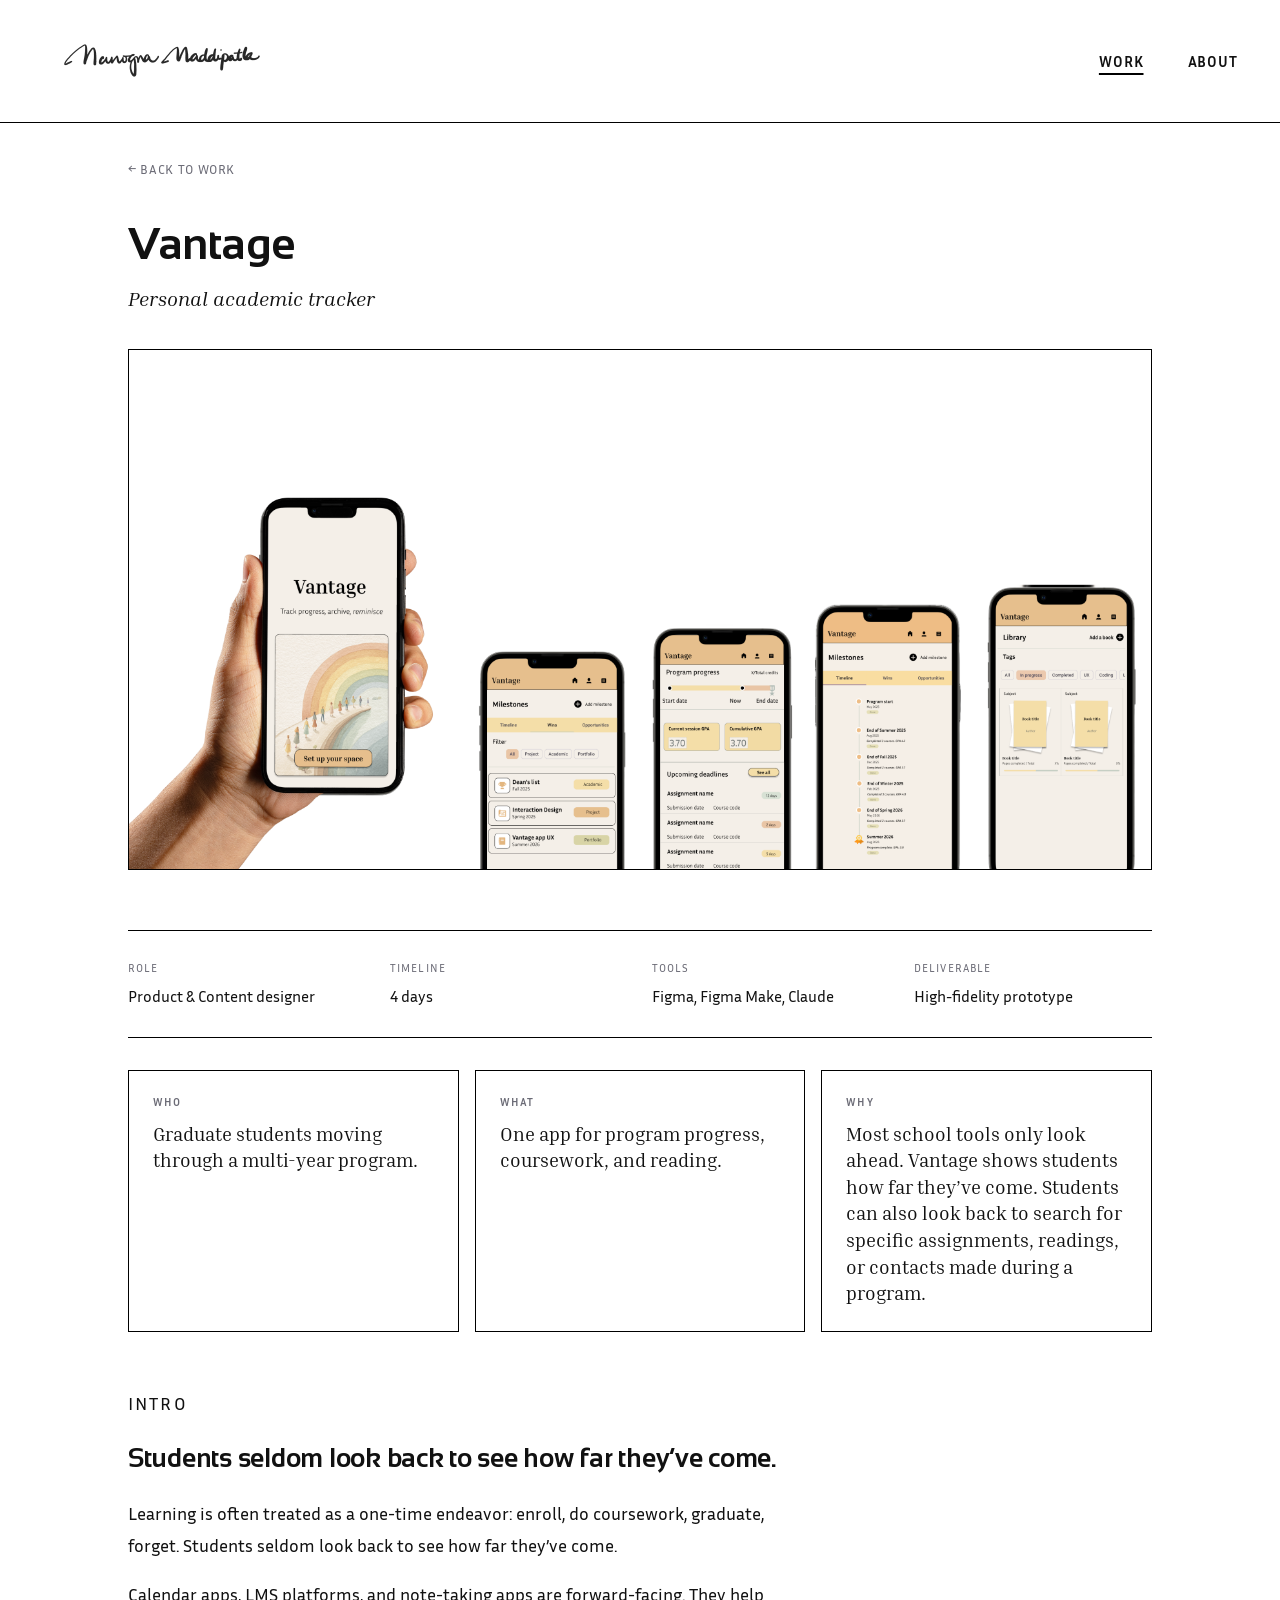
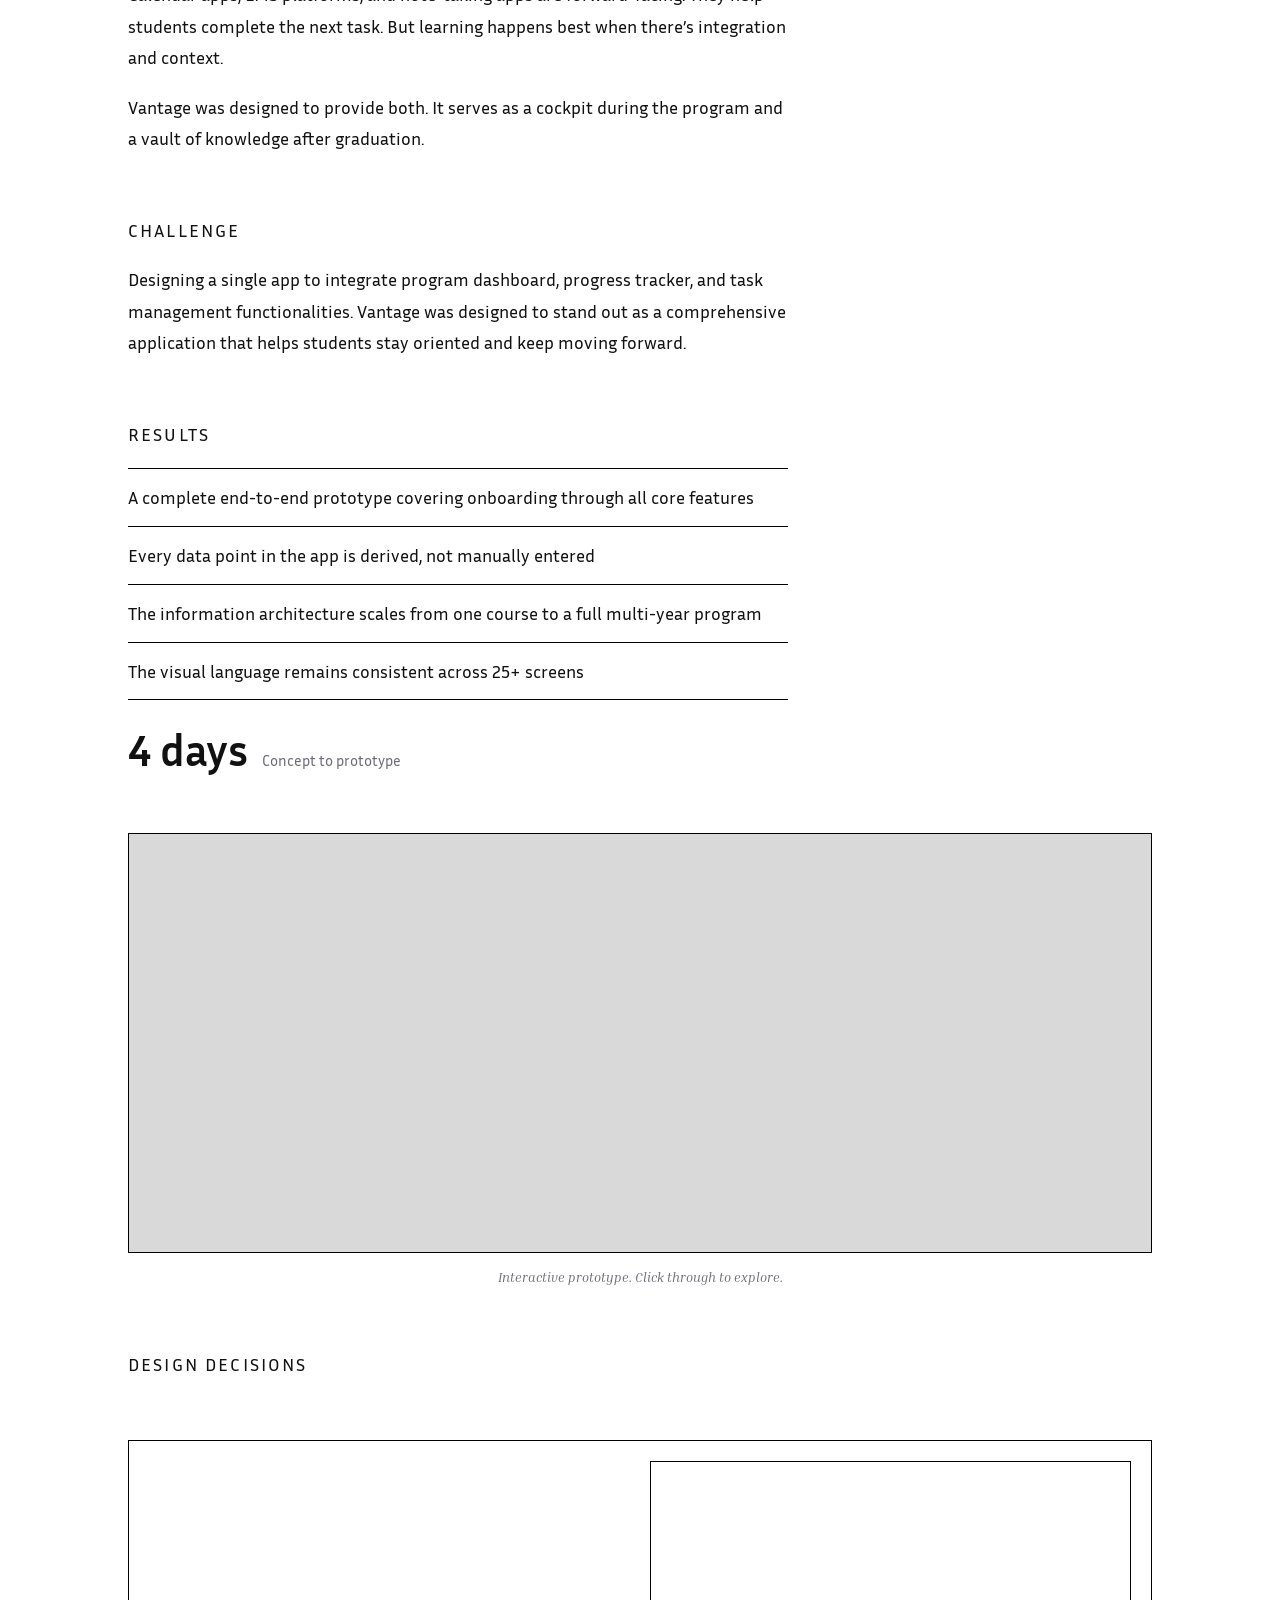
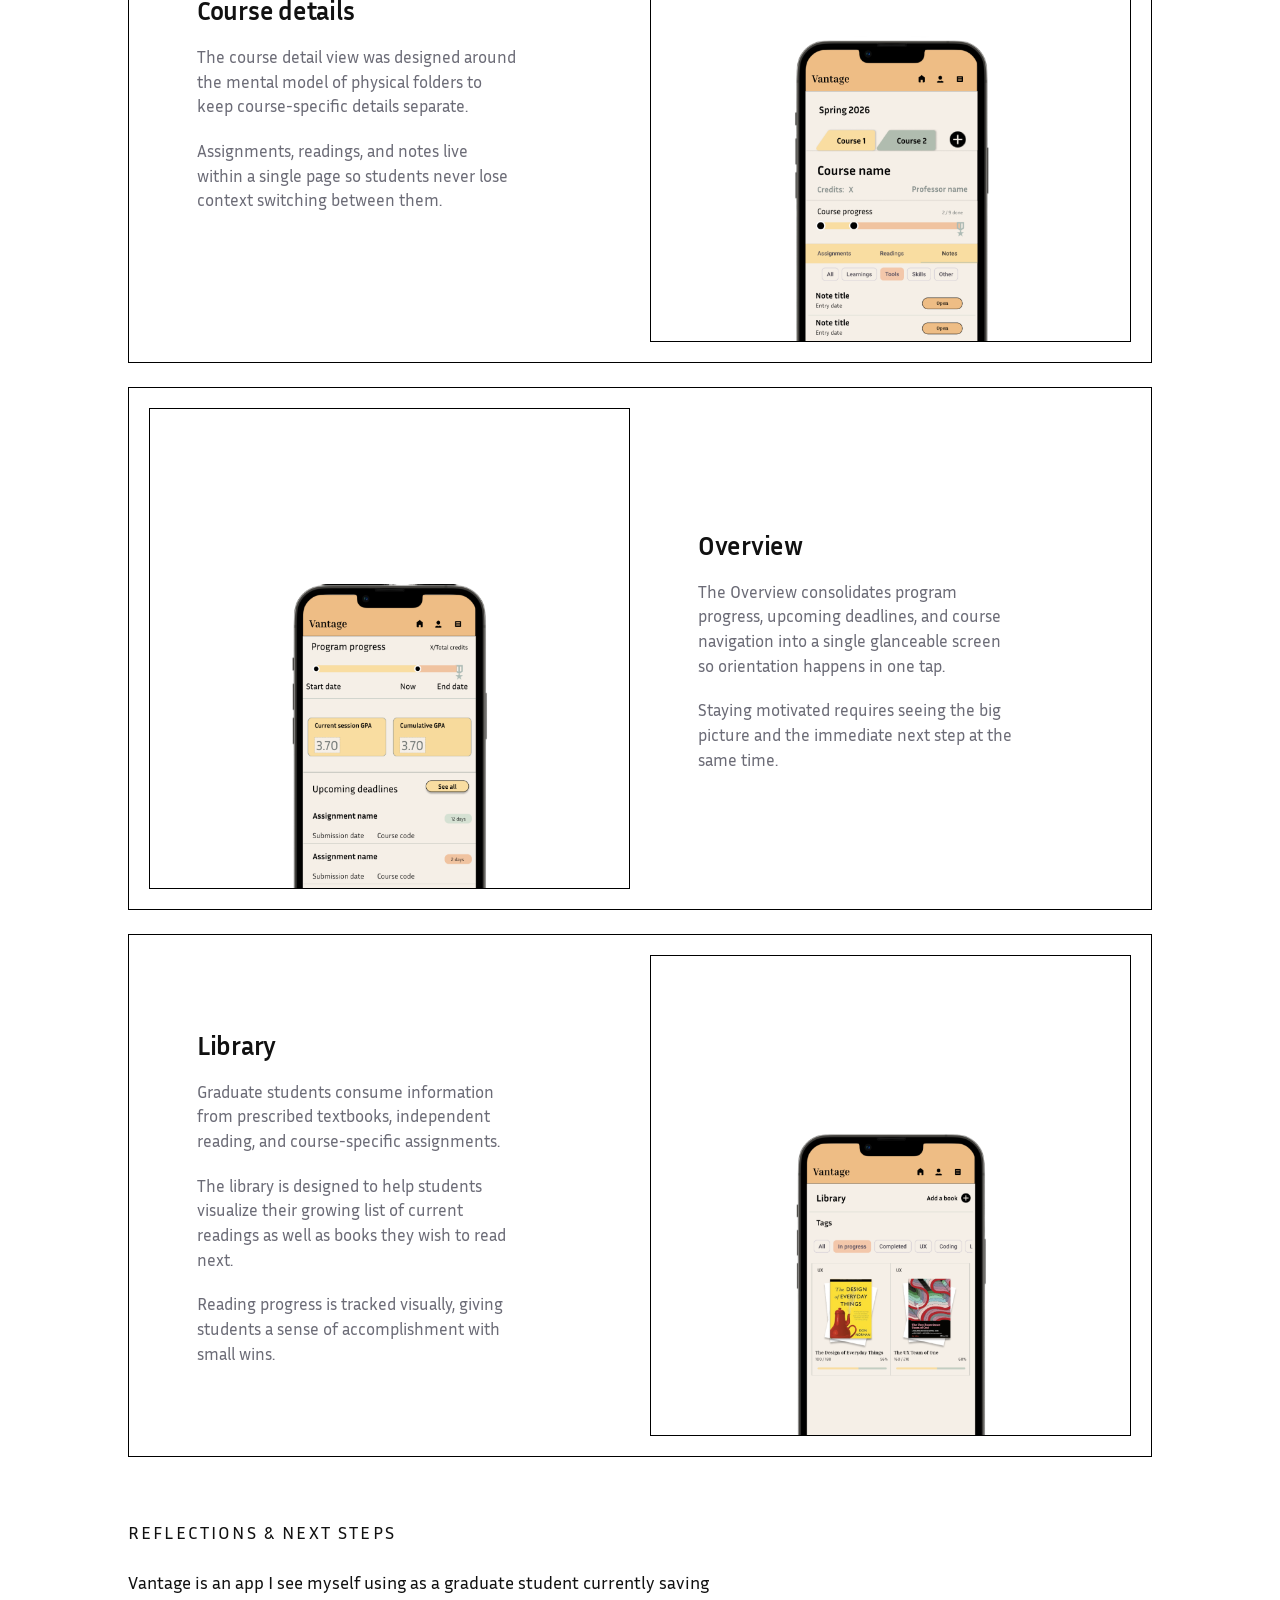
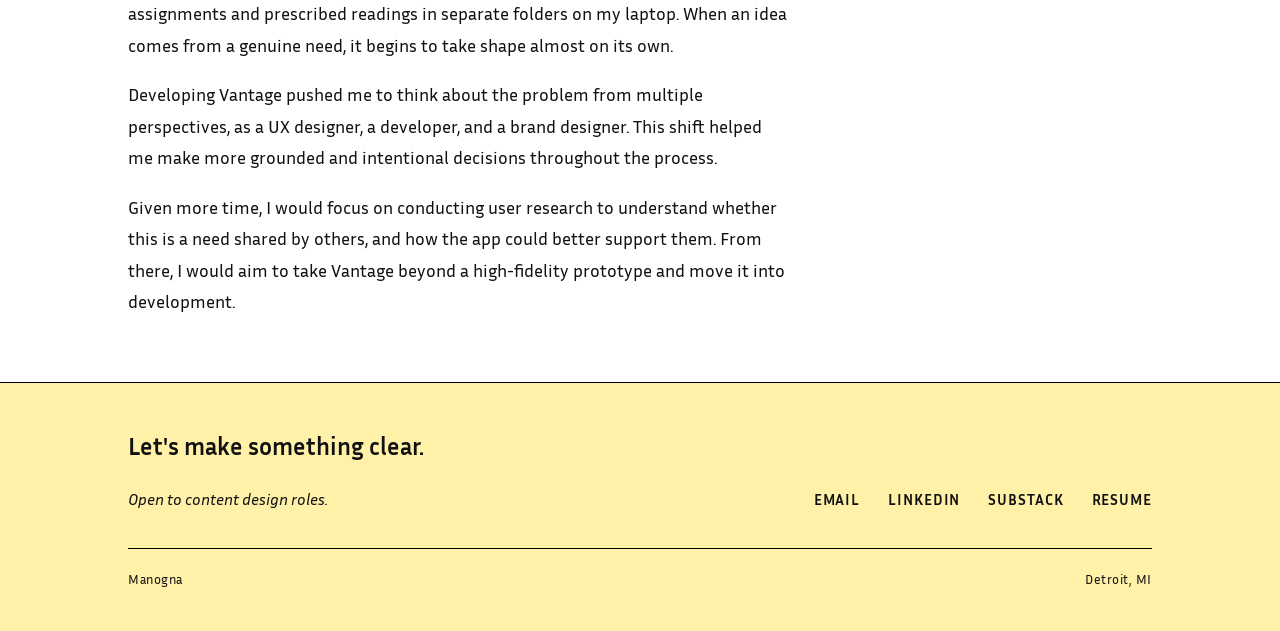
<file: Vantage.html>
<!DOCTYPE html>
<html lang="en">
    <head>
        <meta charset="UTF-8">
        <meta name="viewport" content="width=device-width, initial-scale=1.0">
        <title>Vantage | Manogna</title>
        <link rel="stylesheet" href="styles.css?v=38">
    </head>
    <body>
        <header class="nav">
            <a href="index.html" class="nav-logo"><img src="Assets/Sign.png" alt="Manogna Maddipatla, home" width="231" height="50"></a>
          <nav aria-label="Main">
            <ul class="nav-links">
              <li><a href="index.html" aria-current="page">Work</a></li>
              <li><a href="about.html">About</a></li>
            </ul>
          </nav>
        </header>

        <main class="page">
            <a href="index.html" class="case-back">Back to work</a>

            <div class="cs-head">
                <h1 class="cs-title">Vantage</h1>
                <p class="cs-summary">Personal academic tracker</p>
            </div>

            <div class="case-hero-image is-fit">
                <img
                    src="Assets/Vantage.png"
                    alt="Vantage app shown on five phones: the welcome screen, Milestones, Program progress, the milestone timeline, and Library"
                >
            </div>

            <div class="meta-strip">
                <div class="meta-item">
                    <p class="meta-label">Role</p>
                    <p class="meta-value">Product & Content designer</p>
                </div>
                <div class="meta-item">
                    <p class="meta-label">Timeline</p>
                    <p class="meta-value">4 days</p>
                </div>
                <div class="meta-item">
                    <p class="meta-label">Tools</p>
                    <p class="meta-value">Figma, Figma Make, Claude</p>
                </div>
                <div class="meta-item">
                    <p class="meta-label">Deliverable</p>
                    <p class="meta-value">High-fidelity prototype</p>
                </div>
            </div>

            <div class="glance">
                <div class="glance-item">
                    <p class="glance-label">Who</p>
                    <p class="glance-text">
                        Graduate students moving through a multi-year program.
                    </p>
                </div>
                <div class="glance-item">
                    <p class="glance-label">What</p>
                    <p class="glance-text">
                        One app for program progress, coursework, and reading.
                    </p>
                </div>
                <div class="glance-item">
                    <p class="glance-label">Why</p>
                    <p class="glance-text">
                        Most school tools only look ahead. Vantage shows students
                        how far they’ve come. Students can also look back to
                        search for specific assignments, readings, or contacts
                        made during a program.
                    </p>
                </div>
            </div>

            <div class="block">
                <p class="block-label">Intro</p>
                <h2>Students seldom look back to see how far they’ve come.</h2>
                <p>
                    Learning is often treated as a one-time endeavor: enroll, do
                    coursework, graduate, forget. Students seldom look back to
                    see how far they’ve come.
                </p>
                <p>
                    Calendar apps, LMS platforms, and note-taking apps are
                    forward-facing. They help students complete the next task.
                    But learning happens best when there’s integration and
                    context.
                </p>
                <p>
                    Vantage was designed to provide both. It serves as a cockpit
                    during the program and a vault of knowledge after
                    graduation.
                </p>
            </div>

            <div class="block">
                <p class="block-label">Challenge</p>
                <p>
                    Designing a single app to integrate program dashboard,
                    progress tracker, and task management functionalities.
                    Vantage was designed to stand out as a comprehensive
                    application that helps students stay oriented and keep
                    moving forward.
                </p>
            </div>

            <div class="block">
                <p class="block-label">Results</p>
                <ul class="results-list">
                    <li>A complete end-to-end prototype covering onboarding through all core features</li>
                    <li>Every data point in the app is derived, not manually entered</li>
                    <li>The information architecture scales from one course to a full multi-year program</li>
                    <li>The visual language remains consistent across 25+ screens</li>
                </ul>
                <div class="result-stat">
                    <span class="result-stat-num">4 days</span>
                    <span class="result-stat-label">Concept to prototype</span>
                </div>
            </div>

            <div class="prototype-embed">
                <iframe
                    src="https://embed.figma.com/proto/TniQhlXNtcSZu47N8lyj7Y/Vantage?node-id=1-3&viewport=170%2C257%2C0.12&scaling=scale-down&content-scaling=fixed&starting-point-node-id=1%3A3&page-id=0%3A1&embed-host=share"
                    title="Vantage interactive prototype"
                    allowfullscreen
                ></iframe>
            </div>
            <p class="embed-caption">Interactive prototype. Click through to explore.</p>

            <div class="decisions-section">
                <div class="block">
                    <p class="block-label">Design decisions</p>
                </div>

                <div class="decision-feature">
                    <div class="decision-text">
                        <p class="decision-title">Course details</p>
                        <div class="decision-body">
                            <p>
                                The course detail view was designed around the
                                mental model of physical folders to keep
                                course-specific details separate.
                            </p>
                            <p>
                                Assignments, readings, and notes live within a single
                                page so students never lose context switching
                                between them.
                            </p>
                        </div>
                    </div>
                    <div class="screen-placeholder decision-screen">
                        <span>Course details</span>
                        <img
                            src="Assets/Courses.png"
                            alt="Vantage course detail screen with assignments, readings, and notes on one page"
                            onerror="this.remove()"
                        >
                    </div>
                </div>

                <div class="decision-feature is-flipped">
                    <div class="decision-text">
                        <p class="decision-title">Overview</p>
                        <div class="decision-body">
                            <p>
                                The Overview consolidates program progress, upcoming
                                deadlines, and course navigation into a single
                                glanceable screen so orientation happens in one tap.
                            </p>
                            <p>
                                Staying motivated requires seeing the big picture
                                and the immediate next step at the same time.
                            </p>
                        </div>
                    </div>
                    <div class="screen-placeholder decision-screen">
                        <span>Overview</span>
                        <img
                            src="Assets/Overview.png"
                            alt="Vantage Overview screen showing program progress, GPA, and upcoming deadlines"
                            onerror="this.remove()"
                        >
                    </div>
                </div>

                <div class="decision-feature">
                    <div class="decision-text">
                        <p class="decision-title">Library</p>
                        <div class="decision-body">
                            <p>
                                Graduate students consume information from
                                prescribed textbooks, independent reading, and
                                course-specific assignments.
                            </p>
                            <p>
                                The library is designed to help students visualize
                                their growing list of current readings as well as
                                books they wish to read next.
                            </p>
                            <p>
                                Reading progress is tracked visually, giving students
                                a sense of accomplishment with small wins.
                            </p>
                        </div>
                    </div>
                    <div class="screen-placeholder decision-screen">
                        <span>Library</span>
                        <img
                            src="Assets/Library.png"
                            alt="Vantage Library screen with books tagged by status and reading progress bars"
                            onerror="this.remove()"
                        >
                    </div>
                </div>
            </div>

            <div class="block">
                <p class="block-label">Reflections & next steps</p>
                <p>
                    Vantage is an app I see myself using as a graduate student
                    currently saving assignments and prescribed readings in
                    separate folders on my laptop. When an idea comes from a
                    genuine need, it begins to take shape almost on its own.
                </p>
                <p>
                    Developing Vantage pushed me to think about the problem from
                    multiple perspectives, as a UX designer, a developer, and a
                    brand designer. This shift helped me make more grounded and
                    intentional decisions throughout the process.
                </p>
                <p>
                    Given more time, I would focus on conducting user research
                    to understand whether this is a need shared by others, and
                    how the app could better support them. From there, I would
                    aim to take Vantage beyond a high-fidelity prototype and
                    move it into development.
                </p>
            </div>
        </main>

        <footer class="footer">
            <div class="footer-inner">
                <div class="footer-left">
                    <p class="footer-cta">Let's make something clear.</p>
                    <p class="footer-sub">Open to content design roles.</p>
                </div>
                <div class="footer-links">
                    <a href="mailto:manogna.maddipatla@gmail.com">Email</a>
                    <a
                        href="https://linkedin.com/in/manogna-maddipatla"
                        target="_blank"
                        rel="noopener"
                    >LinkedIn</a>
                    <a
                        href="https://substack.com/@manogna18"
                        target="_blank"
                        rel="noopener"
                    >Substack</a>
                    <a href="Assets/Resume_latest.pdf" target="_blank" rel="noopener">Resume</a>
                </div>
            </div>
            <div class="footer-base">
                <span>Manogna</span>
                <span>Detroit, MI</span>
            </div>
        </footer>
    </body>
</html>
</file>
<file: styles.css>
/* ─── Google Fonts ─── */
@import url("https://fonts.googleapis.com/css2?family=Inria+Sans:ital,wght@0,400;0,700;1,300;1,400&family=Inria+Serif:ital,wght@0,400;1,400&family=Sansation:wght@700&display=swap");

/* ─── Reset ─── */
[hidden] {
  display: none !important;
}

.sr-only {
  position: absolute;
  width: 1px;
  height: 1px;
  overflow: hidden;
  clip: rect(0 0 0 0);
  white-space: nowrap;
}

*, *::before, *::after {
  box-sizing: border-box;
  margin: 0;
  padding: 0;
}
img {
  display: block;
  max-width: 100%;
}
a {
  color: inherit;
  text-decoration: none;
}

h1, h2, h3, h4, h5, h6 {
  font-family: var(--font);
  font-weight: 700;
  letter-spacing: -0.01em;
}

/* ─── Design tokens ─── */
:root {
  /* Colors */
  --bg:          #ffffff;
  --ink:         #111111;   /* body text */
  --black:       #000000;   /* borders, active toggle */
  --muted:       #6b6b76;   /* captions, tags */
  --indigo:      #002668;   /* accent: links, hover, focus rings */
  --placeholder: #d9d9d9;   /* empty image slots */
  --sun:         #fff1a8;   /* footer, soft butter yellow */

  --border:      1px solid var(--black);
  --border-bold: 2px solid var(--black);
  --radius:      0;         /* no rounded corners anywhere */

  /* Type */
  --font-display: "Sansation", "Helvetica Neue", Arial, sans-serif;
  --font-serif:   "Inria Serif", Georgia, "Times New Roman", serif;
  --font-sans:    "Inria Sans", "Helvetica Neue", Helvetica, Arial, sans-serif;

  /* Spacing */
  --page-max:    1080px;
  --page-max-home: 1200px;
  --gutter:      28px;
  --gutter-sm:   20px;
  --section-gap: 64px;

  /* Older names, pointed at the theme above */
  --cream:      var(--bg);
  --paper:      var(--bg);
  --paper-card: var(--bg);
  --clay:       var(--placeholder);
  --ink-soft:   var(--ink);
  --line:       var(--black);
  --navbar:     var(--black);
  --accent:     var(--indigo);
  --active:     var(--indigo);
  --accent-2:   var(--indigo);
  --font:       var(--font-display);
  --font-body:  var(--font-sans);
}

/* ─── Base ─── */
html {
  font-size: 16px;
  -webkit-font-smoothing: antialiased;
}

body {
  font-family: var(--font-body);
  font-size: 17px;
  font-weight: 400;
  line-height: 1.65;
  color: var(--ink);
  background: var(--paper);
  text-rendering: optimizeLegibility;
}

/* ─── Focus ─── */
a:focus-visible,
button:focus-visible,
[tabindex]:focus-visible {
  outline: 2px solid var(--indigo);
  outline-offset: 3px;
}

/* ─── Header ─── */
.nav {
  background: var(--bg);
  color: var(--ink);
  display: flex;
  align-items: center;
  justify-content: space-between;
  gap: 24px;
  padding: 36px 42px;
  border-bottom: var(--border);
  position: sticky;
  top: 0;
  z-index: 100;
}

.nav-logo img {
  height: 50px;
  width: auto;
}

.nav-links {
  display: flex;
  gap: 44px;
  list-style: none;
}

/* Plain page links, not toggles: the segmented style belongs to the project filter */
.nav-links a {
  font-family: var(--font-sans);
  font-size: 15px;
  font-weight: 700;
  letter-spacing: 0.06em;
  text-transform: uppercase;
  color: var(--ink);
  text-decoration: underline 2px transparent;
  text-underline-offset: 6px;
  transition: text-decoration-color 0.2s;
}

.nav-links a[aria-current="page"] {
  text-decoration-color: var(--black);
}

.nav-links a:hover {
  text-decoration-color: var(--indigo);
}

/* ─── Page wrapper ─── */
.home {
  --page-max: var(--page-max-home);
}

.page {
  max-width: var(--page-max);
  margin: 0 auto;
  padding: 0 28px;
}

/* ─── Hero (legacy, kept for case study pages) ─── */
.hero {
  margin: 48px 0 52px;
}

.hero h1 {
  font-size: 36px;
  font-weight: 700;
  letter-spacing: -0.01em;
  line-height: 1.2;
  color: var(--ink);
  margin-bottom: 10px;
}

.hero-sub {
  font-family: var(--font-serif);
  font-size: 17px;
  font-weight: 400;
  font-style: italic;
  color: var(--ink-soft);
  line-height: 1.6;
  max-width: 520px;
}

/* ─── Project filter (the only segmented control on the site) ─── */
.filter {
  display: flex;
  justify-content: center;
  margin-bottom: 40px;
}

.filter-btn {
  font-family: var(--font-sans);
  font-size: 15px;
  font-weight: 700;
  letter-spacing: 0.04em;
  text-transform: uppercase;
  min-width: 185px;
  height: 36px;
  padding: 0 16px;
  background: var(--bg);
  color: var(--ink);
  border: var(--border);
  border-radius: var(--radius);
  cursor: pointer;
  transition: color 0.2s;
}

.filter-btn + .filter-btn {
  border-left: none;
}

.filter-btn[aria-pressed="true"] {
  background: var(--black);
  color: var(--bg);
}

.filter-btn[aria-pressed="false"]:hover {
  color: var(--indigo);
}

/* ─── Project cards ─── */
.project-list {
  display: grid;
  gap: 24px;
  margin-bottom: var(--section-gap);
}

.project-card {
  position: relative;
  display: grid;
  grid-template-columns: 48% 1fr;
  gap: 30px;
  min-height: 480px;
  padding: 20px;
  border: var(--border);
  border-radius: var(--radius);
  background: var(--bg);
}

.project-media {
  position: relative;
  overflow: hidden;
  background: var(--placeholder);
  border: var(--border);
}

.project-media img,
.project-media iframe {
  position: absolute;
  inset: 0;
  width: 100%;
  height: 100%;
  object-fit: cover;
  border: 0;
  display: block;
}

.project-media iframe {
  pointer-events: none;
}

/* Parallax ginkgo: stages stack on white and crossfade; heights follow the prototype */
.project-media.tree-grow {
  background: var(--bg);
}

.project-media.tree-grow img {
  inset: auto;
  left: 50%;
  bottom: 6%;
  width: auto;
  max-width: none;
  transform: translateX(-50%);
  object-fit: contain;
  opacity: 0;
  transition: opacity 0.7s ease;
}

.tree-grow img:nth-child(1) { height: calc(88% * 10 / 52); }
.tree-grow img:nth-child(2) { height: calc(88% * 16 / 52); }
.tree-grow img:nth-child(3) { height: calc(88% * 24 / 52); }
.tree-grow img:nth-child(4) { height: calc(88% * 34 / 52); }
.tree-grow img:nth-child(5) { height: calc(88% * 44 / 52); }
.tree-grow img:nth-child(6) { height: 88%; }

.project-media.tree-grow img.is-on {
  opacity: 1;
}

/* Whole image shown on white instead of cropped to fill */
.project-media.is-contain {
  background: var(--bg);
}

.project-media.is-contain img {
  object-fit: contain;
  padding: 16px;
}

.project-body {
  display: flex;
  flex-direction: column;
  padding: 10px 22px 10px 0;
}

.project-title {
  font-family: var(--font-sans);
  font-size: 32px;
  font-weight: 700;
  line-height: 1.2;
  color: var(--ink);
  margin-bottom: 18px;
}

.project-desc {
  font-family: var(--font-sans);
  font-size: 22px;
  line-height: 1.4;
  color: var(--ink);
  margin-bottom: 16px;
}

.project-role {
  font-family: var(--font-sans);
  font-size: 15px;
  line-height: 1.5;
  color: var(--muted);
  margin-bottom: 20px;
}

.project-body .card-tags {
  margin-bottom: 32px;
}

/* Pinned to the bottom; its ::before stretches over the card so the whole card links */
.project-link {
  margin-top: auto;
  align-self: flex-start;
  font-family: var(--font-sans);
  font-size: 15px;
  font-weight: 700;
  letter-spacing: 0.06em;
  text-transform: uppercase;
  color: var(--ink);
  text-decoration: underline 2px;
  text-underline-offset: 6px;
  transition: color 0.2s;
}

.project-link::before {
  content: "";
  position: absolute;
  inset: 0;
  z-index: 1;
}

.project-link::after {
  content: " \2192";
}

.project-card:hover .project-link {
  color: var(--indigo);
}

.project-link:focus-visible {
  outline: none;
}

.project-card:has(.project-link:focus-visible) {
  outline: 2px solid var(--indigo);
  outline-offset: 3px;
}

/* ─── Tags ─── */
.card-tags {
  display: flex;
  flex-wrap: wrap;
  gap: 12px;
}

.tag {
  display: inline-flex;
  align-items: center;
  justify-content: center;
  min-width: 150px;
  height: 36px;
  padding: 0 18px;
  font-family: var(--font-sans);
  font-size: 12px;
  font-weight: 700;
  letter-spacing: 0.04em;
  text-transform: uppercase;
  border: var(--border);
  border-radius: var(--radius);
  color: var(--muted);
}

/* ─── Section divider ─── */
.section-divider {
  border: none;
  border-top: 1px solid var(--line);
  margin: 0 0 32px;
}

/* ─── Currently building ─── */
.building-label {
  font-size: 14px;
  letter-spacing: 0.12em;
  text-transform: uppercase;
  color: var(--muted);
  font-weight: 400;
  margin-bottom: 20px;
}

.building-grid {
  display: grid;
  grid-template-columns: 1fr 1fr;
  gap: 16px;
}

.building-card {
  display: block;
  border: 1px dashed var(--black);
  border-radius: var(--radius);
  padding: 24px;
}

.building-card.is-link {
  cursor: pointer;
}

.building-card.is-link:hover {
  border-style: solid;
}

.building-card.is-link:hover .building-title {
  color: var(--indigo);
}

/* Optional artwork across the top of a card, edge to edge */
.building-banner {
  display: block;
  width: calc(100% + 48px);
  max-width: none;
  margin: -24px -24px 20px;
  aspect-ratio: 3 / 1;
  object-fit: cover;
  border-radius: var(--radius);
}

.building-title {
  font-size: 22px;
  font-weight: 700;
  color: var(--ink);
  margin-bottom: 6px;
}

.building-desc {
  font-family: var(--font-serif);
  font-size: 16px;
  font-weight: 400;
  color: var(--ink-soft);
  font-style: italic;
  line-height: 1.55;
  margin-bottom: 14px;
}

.building-status {
  font-size: 12px;
  letter-spacing: 0.08em;
  text-transform: uppercase;
  color: var(--muted);
}

/* ─── Footer ─── */
.footer {
  background: var(--sun);
  color: var(--ink);
  border-top: var(--border);
  padding: 48px var(--gutter) 40px;
  margin-top: var(--section-gap);
}

.footer-inner {
  max-width: calc(var(--page-max) - 2 * var(--gutter));
  margin: 0 auto;
  display: flex;
  align-items: flex-end;
  justify-content: space-between;
  flex-wrap: wrap;
  gap: 24px;
}

.footer-left {
  max-width: 400px;
}

.footer-cta {
  font-family: var(--font-sans);
  font-size: 24px;
  font-weight: 700;
  line-height: 1.3;
  color: var(--ink);
  margin-bottom: 24px;
}

.footer-sub {
  font-family: var(--font-sans);
  font-size: 16px;
  font-style: italic;
  color: var(--ink);
}

.footer-links {
  display: flex;
  flex-wrap: wrap;
  gap: 28px;
}

.footer-links a {
  font-family: var(--font-sans);
  font-size: 15px;
  font-weight: 700;
  letter-spacing: 0.06em;
  text-transform: uppercase;
  color: var(--ink);
  text-decoration: underline 2px transparent;
  text-underline-offset: 6px;
  transition: text-decoration-color 0.2s;
}

.footer-links a:hover {
  text-decoration-color: var(--indigo);
}

.footer-base {
  max-width: calc(var(--page-max) - 2 * var(--gutter));
  margin: 36px auto 0;
  padding-top: 20px;
  border-top: var(--border);
  display: flex;
  justify-content: space-between;
  flex-wrap: wrap;
  gap: 8px;
}

.footer-base span {
  font-family: var(--font-sans);
  font-size: 13px;
  color: var(--ink);
  letter-spacing: 0.04em;
}

/* ─── About page ─── */
.about-head {
  margin: 56px 0 48px;
}

.about-head h1 {
  font-size: 38px;
  font-weight: 700;
  letter-spacing: -0.01em;
  color: var(--ink);
  margin-bottom: 12px;
}

.about-lead {
  font-family: var(--font-serif);
  font-size: 20px;
  font-weight: 400;
  font-style: italic;
  color: var(--ink);
  line-height: 1.5;
  max-width: 460px;
}

.about-grid {
  display: grid;
  grid-template-columns: 0.85fr 1fr;
  gap: 48px;
  align-items: start;
  margin-bottom: 56px;
}

/* Portrait frame */
.portrait-frame {
  position: relative;
  padding: 14px;
  background: var(--black);
  border-radius: var(--radius);
  overflow: hidden;
}

.portrait-frame::before {
  content: "";
  position: absolute;
  inset: 8px;
  border: 1px solid rgba(255, 255, 255, 0.25);
  border-radius: var(--radius);
  pointer-events: none;
  z-index: 5;
}

.portrait-inner {
  aspect-ratio: 0.765;
  display: flex;
  flex-direction: column;
  align-items: center;
  justify-content: center;
  gap: 10px;
}

.portrait-inner iframe {
  width: 100%;
  height: 100%;
  border: none;
  display: block;
}

.portrait-placeholder-label {
  font-size: 11px;
  letter-spacing: 0.1em;
  text-transform: uppercase;
  color: rgba(255,255,255,0.6);
}

.portrait-placeholder-hint {
  font-family: var(--font-serif);
  font-size: 13px;
  font-style: italic;
  color: rgba(255,255,255,0.5);
}

.portrait-caption {
  text-align: center;
  margin-top: 14px;
  font-size: 12px;
  letter-spacing: 0.1em;
  text-transform: uppercase;
  color: var(--muted);
  font-weight: 400;
}

/* About copy */
.about-copy p {
  font-size: 18px;
  font-weight: 400;
  line-height: 1.75;
  color: var(--ink-soft);
  margin-bottom: 22px;
}

.about-copy p.first {
  font-size: 20px;
  color: var(--ink);
}

.about-outro {
  border-top: 1px solid var(--line);
  padding-top: 32px;
  max-width: 620px;
  margin-bottom: 64px;
}

.about-outro p {
  font-family: var(--font-serif);
  font-size: 18px;
  font-weight: 400;
  font-style: italic;
  line-height: 1.75;
  color: var(--ink-soft);
}

/* ─── Section headings (About: Skills, Experience, Education) ─── */
.section-heading {
  font-size: 24px;
  font-weight: 700;
  letter-spacing: -0.01em;
  color: var(--ink);
  margin-bottom: 24px;
}

/* ─── Skills ─── */
.skills-section {
  margin-bottom: 56px;
}

.skills-list {
  display: flex;
  flex-wrap: wrap;
  gap: 8px;
}

.skill-chip {
  font-size: 12px;
  font-weight: 700;
  letter-spacing: 0.05em;
  text-transform: uppercase;
  border: 1px solid var(--line);
  border-radius: var(--radius);
  padding: 7px 15px;
  color: var(--ink-soft);
}

.skill-chip.primary {
  border-color: var(--black);
  color: var(--ink);
}

/* ─── Experience / Education ─── */
.entries-section {
  margin-bottom: 56px;
}

.entry {
  display: flex;
  align-items: baseline;
  justify-content: space-between;
  padding: 22px 0;
  border-bottom: 1px solid var(--line);
  gap: 24px;
}

.entry:first-of-type {
  border-top: 1px solid var(--line);
}

.entry-role {
  font-size: 20px;
  font-weight: 700;
  color: var(--ink);
  letter-spacing: -0.01em;
}

.entry-right {
  text-align: right;
}

.entry-org {
  font-size: 18px;
  font-weight: 400;
  color: var(--ink-soft);
  line-height: 1.2;
}

.entry-dates {
  font-family: var(--font-serif);
  font-size: 13px;
  font-weight: 400;
  font-style: italic;
  color: var(--muted);
  letter-spacing: 0.03em;
  margin-top: 2px;
}

/* ─── Case study ─── */
.case-back {
  display: inline-block;
  font-size: 13px;
  font-weight: 400;
  letter-spacing: 0.05em;
  text-transform: uppercase;
  color: var(--muted);
  margin: 36px 0 40px;
  transition: color 0.2s;
}

.case-back::before {
  content: "← ";
}

.case-back:hover {
  color: var(--active);
}

.cs-head {
  margin-bottom: 36px;
}

.cs-title {
  font-size: 44px;
  font-weight: 700;
  letter-spacing: -0.01em;
  color: var(--ink);
  margin-bottom: 14px;
  line-height: 1.1;
}

.cs-summary {
  font-family: var(--font-serif);
  font-size: 20px;
  font-weight: 400;
  font-style: italic;
  color: var(--ink-soft);
  line-height: 1.5;
  max-width: 600px;
}

/* Metadata strip */
.meta-strip {
  display: grid;
  grid-template-columns: repeat(4, 1fr);
  gap: 24px;
  padding: 28px 0;
  border-top: 1px solid var(--line);
  border-bottom: 1px solid var(--line);
  margin-bottom: 56px;
}

/* At a glance: who, what, why, for quick scanning */
.glance {
  display: grid;
  grid-template-columns: repeat(3, 1fr);
  gap: 16px;
  margin: -24px 0 56px;
}

.glance-item {
  background: var(--bg);
  border: var(--border);
  border-radius: var(--radius);
  padding: 22px 24px 24px;
}

.glance-label {
  font-size: 11px;
  letter-spacing: 0.1em;
  text-transform: uppercase;
  color: var(--muted);
  font-weight: 700;
  margin-bottom: 10px;
}

.glance-text {
  font-family: var(--font-serif);
  font-size: 19px;
  line-height: 1.4;
  color: var(--ink);
}

.meta-label {
  font-size: 11px;
  letter-spacing: 0.1em;
  text-transform: uppercase;
  color: var(--muted);
  font-weight: 400;
  margin-bottom: 8px;
}

.meta-value {
  font-size: 16px;
  font-weight: 400;
  color: var(--ink);
  line-height: 1.45;
}

/* Case study blocks */
.block {
  margin-bottom: 60px;
}

.block-label {
  font-size: 11px;
  letter-spacing: 0.12em;
  text-transform: uppercase;
  color: var(--muted);
  font-weight: 400;
  margin-bottom: 18px;
}

.block h2 {
  font-size: 26px;
  font-weight: 700;
  color: var(--ink);
  margin-bottom: 18px;
  letter-spacing: -0.01em;
}

.block p {
  font-size: 18px;
  font-weight: 400;
  line-height: 1.75;
  color: var(--ink-soft);
  margin-bottom: 18px;
  max-width: 660px;
}

/* Hero image */
.case-hero-image {
  background: var(--placeholder);
  border: 1px solid var(--line);
  border-radius: var(--radius);
  height: 340px;
  display: flex;
  align-items: center;
  justify-content: center;
  margin-bottom: 60px;
  overflow: hidden;
}

.case-hero-image img,
.case-hero-image video {
  width: 100%;
  height: 100%;
  object-fit: cover;
}

.case-hero-image.is-fit video {
  display: block;
  height: auto;
}

/* Butter yellow behind an embed, matching the footer */
.case-hero-image.is-sun {
  background: var(--sun);
}

.case-hero-image .img-placeholder {
  font-size: 12px;
  letter-spacing: 0.08em;
  text-transform: uppercase;
  color: var(--ink);
}

/* Figma / prototype embed */
.prototype-embed {
  background: var(--placeholder);
  border: 1px solid var(--line);
  border-radius: var(--radius);
  height: 420px;
  display: flex;
  flex-direction: column;
  align-items: center;
  justify-content: center;
  gap: 10px;
  margin-bottom: 14px;
  overflow: hidden;
}

.prototype-embed iframe {
  width: 100%;
  height: 100%;
  border: none;
}

.prototype-embed .pe-label {
  font-size: 12px;
  letter-spacing: 0.08em;
  text-transform: uppercase;
  color: var(--ink);
}

.prototype-embed .pe-hint {
  font-family: var(--font-serif);
  font-size: 14px;
  font-style: italic;
  color: var(--ink);
}

.embed-caption {
  font-family: var(--font-serif);
  font-size: 13px;
  font-weight: 400;
  font-style: italic;
  color: var(--muted);
  text-align: center;
  margin-bottom: 60px;
}

/* Key decisions */
.decisions-section {
  margin-bottom: 60px;
}

.decision {
  border-top: 1px solid var(--line);
  padding: 24px 0;
  display: grid;
  grid-template-columns: 0.4fr 1fr;
  gap: 32px;
}

.decision-title {
  font-size: 18px;
  font-weight: 700;
  color: var(--ink);
}

.decision-body {
  font-size: 16px;
  font-weight: 400;
  line-height: 1.7;
  color: var(--ink-soft);
}

/* Screen gallery */
.screen-gallery {
  display: grid;
  grid-template-columns: repeat(2, 1fr);
  gap: 16px;
  margin-bottom: 60px;
}

.screen-placeholder {
  background: var(--placeholder);
  border: 1px solid var(--line);
  border-radius: var(--radius);
  aspect-ratio: 4/3;
  display: flex;
  align-items: center;
  justify-content: center;
}

.screen-placeholder span {
  font-size: 12px;
  letter-spacing: 0.08em;
  text-transform: uppercase;
  color: var(--ink);
}

/* Full-width hero mockup that keeps its proportions */
.case-hero-image.is-fit {
  height: auto;
  background: var(--bg);
}

.case-hero-image.is-fit img {
  height: auto;
  object-fit: contain;
}

/* Results list + headline stat */
.results-list {
  list-style: none;
  max-width: 660px;
  margin-bottom: 28px;
}

.results-list li {
  font-size: 18px;
  line-height: 1.6;
  color: var(--ink-soft);
  padding: 14px 0;
  border-top: 1px solid var(--line);
}

.results-list li:last-child {
  border-bottom: 1px solid var(--line);
}

.result-stat {
  display: flex;
  align-items: baseline;
  gap: 14px;
}

.result-stat-num {
  font-size: 44px;
  font-weight: 700;
  color: var(--ink);
  line-height: 1;
}

.result-stat-label {
  font-size: 15px;
  color: var(--muted);
}

.decision-body p + p {
  margin-top: 12px;
}

/* Design decision zigzag: text beside a screen panel, panels meet at corners */
/* Bordered like the home page project cards: an outer frame, the screen inset with its own border */
.decision-feature {
  display: grid;
  grid-template-columns: 1fr 1fr;
  gap: 20px;
  padding: 20px;
  border: var(--border);
  margin-bottom: 24px;
}

.decision-feature.is-flipped .decision-text {
  order: 2;
}

.decision-text {
  align-self: center;
  padding: 40px 48px;
}

.decision-text .decision-title {
  font-size: 26px;
  font-weight: 700;
  letter-spacing: -0.01em;
  margin-bottom: 12px;
}

.decision-text .decision-body {
  font-size: 17px;
  line-height: 1.45;
  color: var(--muted);
  max-width: 320px;
}

.decision-text .decision-body p + p {
  margin-top: 20px;
}

.decision-screen {
  background: var(--bg);
  border: var(--border);
  border-radius: var(--radius);
  aspect-ratio: 1;
  align-items: flex-end;
  padding: 24px 40px 0;
  overflow: hidden;
}

.decision-screen:has(img) span {
  display: none;
}

.decision-screen img {
  display: block;
  width: 100%;
  max-width: 300px;
  height: auto;
}

/* Wide panels for charts and artwork, not phone screens */
.decision-screen.is-wide {
  align-items: center;
  padding: 24px;
}

.decision-screen.is-wide img {
  max-width: 100%;
}

/* Tall screens shown whole: the panel grows to fit instead of cropping */
.decision-screen.is-full {
  aspect-ratio: auto;
  align-items: center;
  padding: 32px 40px;
}

.decision-screen.is-full img {
  max-width: 260px;
}

/* A decision with no screen takes the full row */
.decision-feature:not(:has(.decision-screen)) {
  grid-template-columns: 1fr;
}

/* Outbound link to a live project */
.case-link {
  display: inline-block;
  margin-top: 24px;
  padding: 12px 22px;
  border-radius: var(--radius);
  background: var(--black);
  color: var(--cream);
  font-size: 15px;
  font-weight: 700;
  font-family: var(--font-sans);
  text-decoration: none;
  transition: background 0.2s;
}

.case-link::after {
  content: " \2197";
}

.case-link:hover {
  background: var(--active);
}

@media (max-width: 720px) {
  .decision-feature {
    grid-template-columns: 1fr;
    gap: 0;
    padding: 14px;
    margin-bottom: 20px;
  }

  .decision-feature.is-flipped .decision-text {
    order: 0;
  }

  .decision-text {
    padding: 6px 6px 20px;
  }

  .decision-text .decision-body {
    max-width: none;
  }
}

/* ─── Home hero ─── */
.hero-home {
  display: grid;
  grid-template-columns: minmax(0, 1fr) 440px;
  gap: 48px;
  align-items: start;
  padding: 46px 0 var(--section-gap);
}

.hero-home-text {
  padding-top: 25px;
}

.hero-headline {
  font-family: var(--font-display);
  font-size: clamp(36px, 4.2vw, 48px);
  font-weight: 700;
  line-height: 1.05;
  letter-spacing: -0.01em;
  text-transform: uppercase;
  color: var(--ink);
  margin-bottom: 44px;
}

.hero-lede {
  font-family: var(--font-serif);
  font-size: 30px;
  line-height: 1.6;
  color: var(--ink);
  margin-bottom: 44px;
}

.hero-resume {
  display: inline-flex;
  align-items: center;
  height: 48px;
  padding: 0 24px;
  font-family: var(--font-sans);
  font-size: 15px;
  font-weight: 700;
  letter-spacing: 0.06em;
  text-transform: uppercase;
  color: var(--ink);
  background: var(--bg);
  border: var(--border);
  border-radius: var(--radius);
  transition: background 0.2s, color 0.2s;
}

.hero-resume::after {
  content: "\2193";
  margin-left: 10px;
}

.hero-resume:hover {
  background: var(--black);
  color: var(--bg);
}

/* Rotating work samples */
.morph {
  position: relative;
  width: 100%;
  aspect-ratio: 3 / 4;
  border: var(--border-bold);
  border-radius: var(--radius);
  background: var(--bg);
  overflow: hidden;
}

.morph canvas {
  position: absolute;
  inset: 0;
  width: 100%;
  height: 100%;
  display: block;
}

/* One word under the card naming the slide; sized and set like the project tags */
.morph-caption {
  display: grid;
  margin-top: 12px;
  font-family: var(--font-sans);
  font-size: 12px;
  font-weight: 700;
  letter-spacing: 0.04em;
  text-transform: uppercase;
  color: var(--muted);
  text-align: left;
}

/* Outgoing and incoming words share one cell so they crossfade in place */
.morph-caption span {
  grid-area: 1 / 1;
}

@media (max-width: 900px) {
  .hero-home {
    grid-template-columns: 1fr;
    gap: 40px;
    padding-top: 48px;
  }
  .morph-wrap {
    max-width: 420px;
  }
}

/* ─── Responsive ─── */
@media (max-width: 700px) {
  .nav {
    padding: 14px var(--gutter-sm);
  }
  .nav-logo img {
    height: 32px;
  }
  .nav-links {
    gap: 24px;
  }
  .nav-links a {
    font-size: 13px;
    letter-spacing: 0.1em;
  }
  .page {
    padding: 0 20px;
  }

  .hero h1 {
    font-size: 28px;
  }
  .hero-sub {
    font-size: 16px;
  }


  .project-card {
    grid-template-columns: 1fr;
    gap: 20px;
    min-height: 0;
    padding: 14px;
  }
  .project-media {
    aspect-ratio: 16 / 10;
  }
  .project-body {
    padding: 0 6px 6px;
  }
  .project-title {
    font-size: 26px;
  }
  .project-desc {
    font-size: 19px;
  }
  .tag {
    min-width: 0;
    height: 32px;
    padding: 0 12px;
  }
  .filter-btn {
    min-width: 0;
    padding: 0 12px;
    font-size: 13px;
  }

  .building-grid {
    grid-template-columns: 1fr;
  }

  .about-grid {
    grid-template-columns: 1fr;
    gap: 32px;
  }

  .about-head h1 {
    font-size: 30px;
  }

  .entry-role {
    font-size: 17px;
  }
  .entry-org {
    font-size: 15px;
  }

  .meta-strip {
    grid-template-columns: 1fr 1fr;
    gap: 16px;
  }

  .glance {
    grid-template-columns: 1fr;
    gap: 12px;
  }

  .decision {
    grid-template-columns: 1fr;
    gap: 10px;
  }

  .screen-gallery {
    grid-template-columns: 1fr;
  }

  .cs-title {
    font-size: 32px;
  }

  .footer {
    padding: 40px var(--gutter-sm) 32px;
  }
  .footer-inner {
    flex-direction: column;
    align-items: flex-start;
  }
  .footer-links {
    flex-direction: column;
    gap: 16px;
  }

  .hero-lede {
    font-size: 21px;
    margin-bottom: 28px;
  }
  .hero-headline {
    margin-bottom: 28px;
  }
}
</file>
